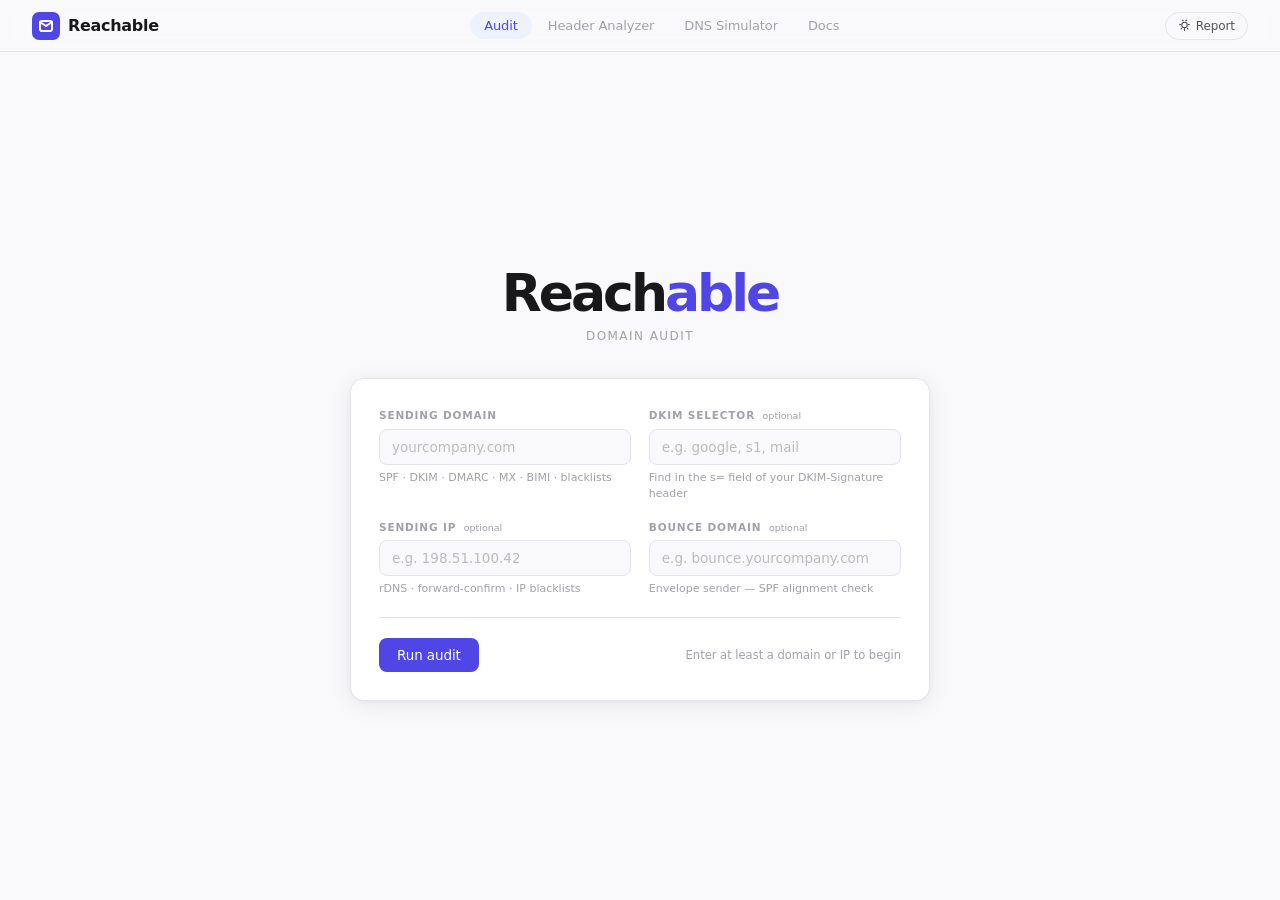
<file: index.html>
<!DOCTYPE html>
<html lang="en">
<head>
<meta charset="UTF-8">
<meta name="viewport" content="width=device-width,initial-scale=1">
<title>Reachable</title>
<link rel="icon" type="image/svg+xml" href="data:image/svg+xml,<svg xmlns='http://www.w3.org/2000/svg' viewBox='0 0 32 32'><rect width='32' height='32' rx='8' fill='%234F46E5'/><path d='M7 11l9 6 9-6' stroke='white' stroke-width='2' stroke-linecap='round' stroke-linejoin='round' fill='none'/><rect x='7' y='9' width='18' height='14' rx='3' stroke='white' stroke-width='2' fill='none'/></svg>">
<link rel="stylesheet" href="styles.css">
</head>
<body>

<!-- Nav -->
<nav class="nav">
  <button class="nav-brand" onclick="resetApp()">
    <div class="nav-logo"><svg viewBox="0 0 16 16"><path d="M2 4l6 4 6-4"/><rect x="2" y="3" width="12" height="10" rx="2"/></svg></div>
    <span class="nav-wordmark">Reachable</span>
  </button>
  <div class="nav-center">
    <button class="nav-tab active" id="tab-audit" onclick="switchTab('audit',this)">Audit</button>
    <button class="nav-tab" id="tab-header" onclick="switchTab('header',this)">Header Analyzer</button>
    <button class="nav-tab" id="tab-simulator" onclick="switchTab('simulator',this)">DNS Simulator</button>
    <button class="nav-tab" id="tab-docs" onclick="switchTab('docs',this)">Docs</button>
  </div>
  <div class="nav-right">
    <button class="report-btn" onclick="document.getElementById('bugModal').classList.add('open')">
      <svg viewBox="0 0 24 24" fill="none" stroke="currentColor" stroke-width="2" stroke-linecap="round" stroke-linejoin="round"><path d="M8 2l1.5 1.5"/><path d="M14.5 3.5L16 2"/><circle cx="12" cy="11" r="5"/><path d="M12 16v5"/><path d="M5 10H3"/><path d="M21 10h-2"/><path d="M5.5 18.5l1.5-1.5"/><path d="M17 17l1.5 1.5"/></svg>
      Report
    </button>
  </div>
</nav>

<!-- Bug modal -->
<div class="modal-overlay" id="bugModal" onclick="if(event.target===this)this.classList.remove('open')">
  <div class="modal-box">
    <div class="modal-header">
      <div>
        <div class="modal-title">Share feedback</div>
        <div class="modal-sub">Found a bug or have an idea? We read everything.</div>
      </div>
      <button class="modal-close" onclick="document.getElementById('bugModal').classList.remove('open')">✕</button>
    </div>
    <div class="modal-options">
      <a class="modal-option" href="https://tally.so/r/Gxq0bo" target="_blank" rel="noopener" onclick="document.getElementById('bugModal').classList.remove('open')">
        <div class="modal-option-icon" style="background:var(--red-bg)">🐛</div>
        <div><div class="modal-option-title">Bug report</div><div class="modal-option-sub">Something is broken or not working right</div></div>
      </a>
      <a class="modal-option" href="https://tally.so/r/Gxq0bo" target="_blank" rel="noopener" onclick="document.getElementById('bugModal').classList.remove('open')">
        <div class="modal-option-icon" style="background:var(--accent-soft)">💡</div>
        <div><div class="modal-option-title">Feature request</div><div class="modal-option-sub">Something you wish Reachable could do</div></div>
      </a>
      <a class="modal-option" href="https://tally.so/r/Gxq0bo" target="_blank" rel="noopener" onclick="document.getElementById('bugModal').classList.remove('open')">
        <div class="modal-option-icon" style="background:var(--green-bg)">💬</div>
        <div><div class="modal-option-title">General feedback</div><div class="modal-option-sub">Anything else on your mind</div></div>
      </a>
    </div>
  </div>
</div>

<!-- AUDIT -->
<div class="panel active" id="panel-audit">
  <div class="tool-wrap" id="auditWrap">
    <div class="tool-inner">
      <div class="tool-hero">
        <div class="hero-wordmark">Reach<span class="accent">able</span></div>
        <span class="hero-cap">Domain Audit</span>
      </div>
      <div class="tool-card">
        <div class="form-grid">
          <div class="field">
            <label for="domain">Sending domain</label>
            <input type="text" id="domain" placeholder="yourcompany.com" autocomplete="off" spellcheck="false">
            <span class="field-hint">SPF · DKIM · DMARC · MX · BIMI · blacklists</span>
          </div>
          <div class="field">
            <label for="dkimSel">DKIM selector <span class="optional">optional</span></label>
            <input type="text" id="dkimSel" placeholder="e.g. google, s1, mail" autocomplete="off" spellcheck="false">
            <span class="field-hint">Find in the s= field of your DKIM-Signature header</span>
          </div>
          <div class="field">
            <label for="ip">Sending IP <span class="optional">optional</span></label>
            <input type="text" id="ip" placeholder="e.g. 198.51.100.42" autocomplete="off" spellcheck="false">
            <span class="field-hint">rDNS · forward-confirm · IP blacklists</span>
          </div>
          <div class="field">
            <label for="returnPath">Bounce domain <span class="optional">optional</span></label>
            <input type="text" id="returnPath" placeholder="e.g. bounce.yourcompany.com" autocomplete="off" spellcheck="false">
            <span class="field-hint">Envelope sender — SPF alignment check</span>
          </div>
        </div>
        <div class="tool-footer">
          <button class="btn btn-primary" id="runBtn" onclick="runAudit()">
            <span id="btnLabel">Run audit</span>
            <div class="spinner" id="spinner" style="display:none"></div>
          </button>
          <span class="tool-note">Enter at least a domain or IP to begin</span>
        </div>
      </div>
    </div>
  </div>
  <div class="stream-wrap" id="streamWrap">
    <div style="max-width:580px;margin:0 auto">
      <div class="stream-log" id="streamLog"></div>
    </div>
  </div>
  <div class="err-box" id="errBox"></div>
  <div id="audit-results-outer">
    <div class="results-inner" id="auditResults"></div>
  </div>
</div>

<!-- HEADER ANALYZER -->
<div class="panel" id="panel-header">
  <div class="tool-wrap" id="headerWrap">
    <div class="tool-inner">
      <div class="tool-hero">
        <div class="hero-wordmark">Reach<span class="accent">able</span></div>
        <span class="hero-cap">Header Analyzer</span>
      </div>
      <div class="tool-card">
        <div class="upload-zone" id="hdrDropZone" onclick="document.getElementById('hdrFileInput').click()">
          <input type="file" id="hdrFileInput" accept=".txt,.eml,text/plain" style="display:none">
          <span class="upload-icon">📄</span>
          <div class="upload-text">Drop a <strong>.txt</strong> or <strong>.eml</strong> file, or <span class="upload-link">browse to upload</span></div>
          <div class="upload-filename" id="hdrFileName"></div>
        </div>
        <div class="or-divider"><span>or paste headers below</span></div>
        <textarea id="headerInput" rows="7" style="width:100%;font-family:'SF Mono',SFMono-Regular,Consolas,monospace;font-size:12px;padding:10px 12px;border-radius:8px;border:1px solid var(--border);background:var(--bg);color:var(--text);outline:none;resize:vertical;line-height:1.65;transition:border-color var(--transition),box-shadow var(--transition)" placeholder="Paste your raw email headers here...&#10;&#10;Gmail: open email, click the three dots, Show original&#10;Outlook: File, Properties, Internet headers"></textarea>
        <div class="tool-footer">
          <div style="display:flex;gap:0.75rem;flex-wrap:wrap">
            <button class="btn btn-primary" onclick="analyzeHeaders()">Analyze headers</button>
            <button class="btn btn-ghost" onclick="clearHeaders()">Clear</button>
          </div>
          <span class="tool-note">Works with Gmail, Outlook, Apple Mail and any .eml</span>
        </div>
      </div>
    </div>
  </div>
  <div class="hdr-results-wrap" id="hdrResultsWrap">
    <div id="hdrResults"></div>
  </div>
</div>

<!-- DNS SIMULATOR -->
<div class="panel" id="panel-simulator">
  <div class="tool-wrap" id="simWrap">
    <div class="tool-inner">
      <div class="tool-hero">
        <div class="hero-wordmark">Reach<span class="accent">able</span></div>
        <span class="hero-cap">DNS Simulator</span>
      </div>
      <div class="tool-card">
        <div class="form-grid">
          <div class="field">
            <label for="simDomain">Domain <span class="optional">for context</span></label>
            <input type="text" id="simDomain" placeholder="yourcompany.com" autocomplete="off" spellcheck="false">
            <span class="field-hint">Used for context, not queried live</span>
          </div>
          <div class="field">
            <label for="simType">Record type</label>
            <select id="simType">
              <option value="spf">SPF (TXT record)</option>
              <option value="dmarc">DMARC (TXT record)</option>
            </select>
          </div>
          <div class="field field-full">
            <label for="simRecord">Proposed record value</label>
            <textarea id="simRecord" rows="3" style="width:100%;font-family:'SF Mono',SFMono-Regular,Consolas,monospace;font-size:12px;padding:10px 12px;border-radius:8px;border:1px solid var(--border);background:var(--bg);color:var(--text);outline:none;resize:vertical;line-height:1.65;transition:border-color var(--transition),box-shadow var(--transition)" placeholder="v=spf1 include:_spf.google.com ~all"></textarea>
            <span class="field-hint">Paste the value exactly as you plan to publish it in DNS</span>
          </div>
        </div>
        <div class="tool-footer">
          <button class="btn btn-primary" onclick="runSimulator()">Simulate record</button>
          <span class="tool-note">No DNS changes are made — analysis only</span>
        </div>
      </div>
    </div>
  </div>
  <div class="sim-results-wrap" id="simResultsWrap">
    <div id="simResults"></div>
  </div>
</div>

<!-- DOCS -->
<div class="panel" id="panel-docs">
  <div class="tool-wrap" id="docsWrap" style="justify-content:flex-start;padding-top:2rem">
    <div class="tool-inner" style="max-width:640px">
      <div class="tool-hero" style="margin-bottom:1.5rem">
        <div class="hero-wordmark">Reach<span class="accent">able</span></div>
        <span class="hero-cap">Documentation</span>
      </div>
      <div class="docs-card">
        <p class="docs-intro">Reachable checks the technical infrastructure behind your email sending. Everything runs in your browser using Cloudflare DNS. Nothing you enter is stored, tracked or logged.</p>

        <div class="docs-section">
          <div class="docs-section-title">Domain Audit</div>
          <div class="docs-items">
            <div class="docs-item"><span class="docs-tag">SPF</span><span class="docs-desc">Checks which servers are authorised to send email for your domain. Validates the all mechanism, lookup count against the 10-lookup limit, and flags configurations like +all.</span></div>
            <div class="docs-item"><span class="docs-tag">DKIM</span><span class="docs-desc">Verifies your public key exists at the selector you provide. Follows CNAME chains. Estimates key size and flags weak or revoked keys.</span></div>
            <div class="docs-item"><span class="docs-tag">DMARC</span><span class="docs-desc">Checks your policy (p=), subdomain policy (sp=), sampling rate (pct=), and whether aggregate reports are configured (rua=). Falls back to org domain if needed.</span></div>
            <div class="docs-item"><span class="docs-tag">MX</span><span class="docs-desc">Confirms inbound mail delivery is configured for your domain.</span></div>
            <div class="docs-item"><span class="docs-tag">BIMI</span><span class="docs-desc">Checks whether your brand logo is configured to appear in Gmail, Yahoo and Apple Mail.</span></div>
            <div class="docs-item"><span class="docs-tag">MTA-STS</span><span class="docs-desc">Checks whether TLS is enforced for inbound email connections.</span></div>
            <div class="docs-item"><span class="docs-tag">Blacklists</span><span class="docs-desc">Queries URIBL, SURBL and DBL Spamhaus for your domain reputation.</span></div>
          </div>
        </div>

        <div class="docs-section">
          <div class="docs-section-title">IP Checks</div>
          <div class="docs-items">
            <div class="docs-item"><span class="docs-tag">rDNS</span><span class="docs-desc">Looks up the PTR record for your IP and forward-confirms it resolves back to the same IP. Supports IPv4 and IPv6.</span></div>
            <div class="docs-item"><span class="docs-tag">IP Blacklists</span><span class="docs-desc">Queries Spamhaus ZEN, Barracuda, SORBS, SpamCop and MXToolbox. Validates actual positive response codes to avoid false positives.</span></div>
          </div>
        </div>

        <div class="docs-section">
          <div class="docs-section-title">Header Analyzer</div>
          <p style="font-size:13px;color:var(--text-2);line-height:1.7">Paste raw email headers from Gmail (three dots menu, Show original) or Outlook (File, Properties, Internet headers). Reachable decodes SPF, DKIM, DMARC and ARC results in transit, shows the routing path hop by hop, and flags spam signals.</p>
        </div>

        <div class="docs-section">
          <div class="docs-section-title">DNS Simulator</div>
          <p style="font-size:13px;color:var(--text-2);line-height:1.7">Paste a proposed SPF or DMARC record before publishing it. For SPF, Reachable estimates the DNS lookup count and flags dangerous configurations. For DMARC, it validates p=, pct=, rua= and sp=. No DNS changes are made.</p>
        </div>

        <div class="docs-section">
          <div class="docs-section-title">Severity levels</div>
          <div class="docs-items">
            <div class="docs-item"><span class="docs-tag red">Critical</span><span class="docs-desc">Fix immediately. These are actively hurting your deliverability or leaving your domain open to spoofing.</span></div>
            <div class="docs-item"><span class="docs-tag amber">Important</span><span class="docs-desc">Should be addressed soon. Not breaking anything today but could become a problem.</span></div>
            <div class="docs-item"><span class="docs-tag green">Pass</span><span class="docs-desc">This check is correctly configured.</span></div>
            <div class="docs-item"><span class="docs-tag blue">Info</span><span class="docs-desc">Optional or informational. Worth knowing about but not urgent.</span></div>
          </div>
        </div>

        <p class="docs-note">Checks run through Reachable's proxy (a Cloudflare Worker) which queries DNS server-side. This works on corporate networks that block direct DNS-over-HTTPS. If the proxy is unreachable, requests fall back to Cloudflare, Google and NextDNS public resolvers. Nothing is logged or stored. Blacklist coverage is representative — also check Google Postmaster Tools and your ESP dashboard.</p>
      </div>
    </div>
  </div>
</div>

<script src="app.js" defer></script>
</body>
</html>
</file>
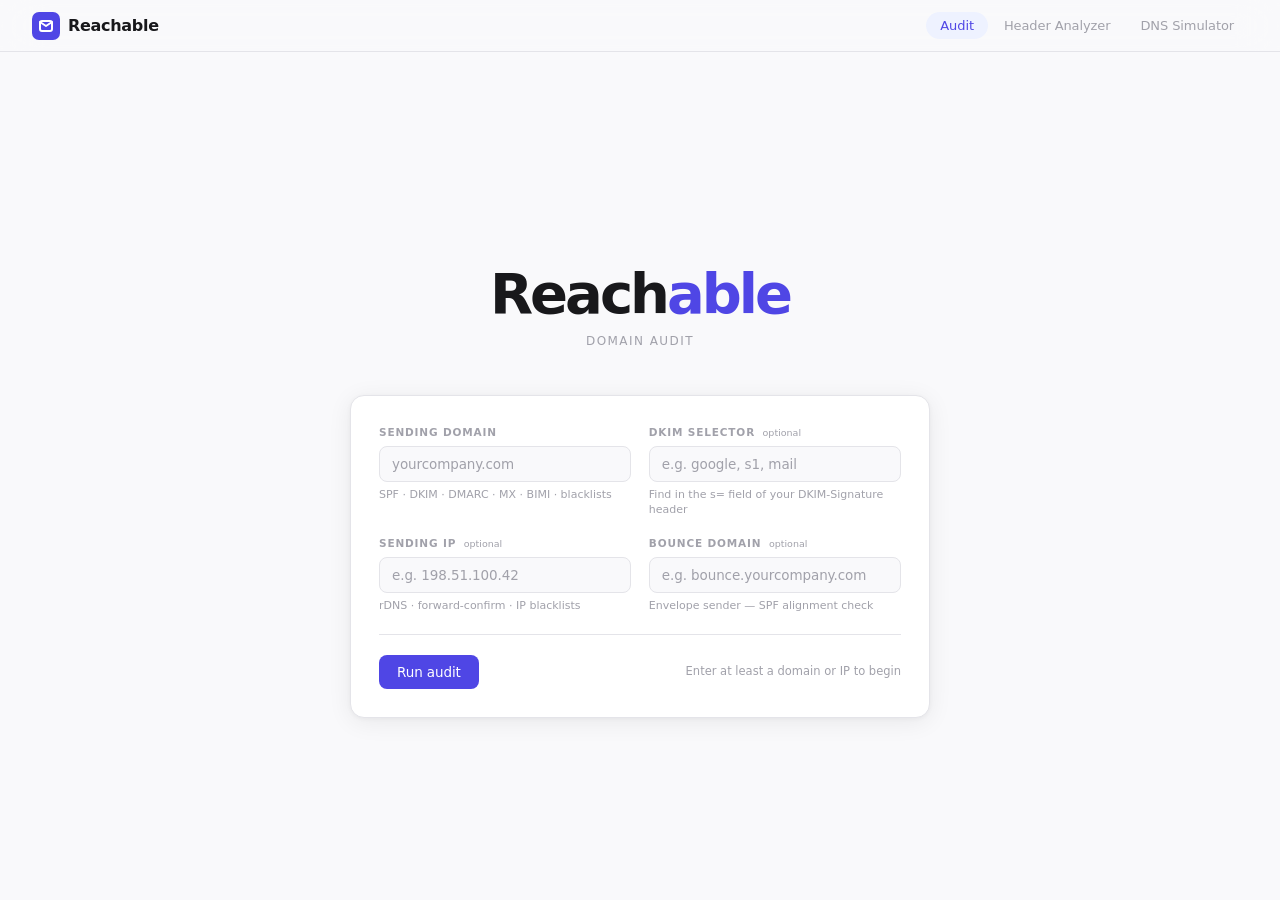
<file: deliverability_audit.html>
<!DOCTYPE html>
<html lang="en">
<head>
<meta charset="UTF-8">
<meta name="viewport" content="width=device-width,initial-scale=1">
<title>Reachable</title>
<link rel="icon" type="image/svg+xml" href="data:image/svg+xml,<svg xmlns='http://www.w3.org/2000/svg' viewBox='0 0 32 32'><rect width='32' height='32' rx='8' fill='%234F46E5'/><path d='M7 11l9 6 9-6' stroke='white' stroke-width='2' stroke-linecap='round' stroke-linejoin='round' fill='none'/><rect x='7' y='9' width='18' height='14' rx='3' stroke='white' stroke-width='2' fill='none'/></svg>">
<style>
*{box-sizing:border-box;margin:0;padding:0}
:root{
  --bg:#f9f9fb;--bg2:#f2f2f5;--bg3:#eaeaf0;
  --surface:#ffffff;--border:#e4e4e9;--border-focus:#4F46E5;
  --text:#18181b;--text-2:#52525b;--text-3:#a1a1aa;
  --accent:#4F46E5;--accent-h:#4338CA;--accent-soft:#eef2ff;--accent-border:#c7d2fe;
  --red:#dc2626;--red-bg:#fef2f2;--red-border:#fecaca;
  --amber:#b45309;--amber-bg:#fffbeb;--amber-border:#fde68a;
  --green:#166534;--green-bg:#f0fdf4;--green-border:#bbf7d0;
  --blue:#1e40af;--blue-bg:#eff6ff;--blue-border:#bfdbfe;
  --gray:#52525b;--gray-bg:#fafafa;--gray-border:#e4e4e7;
  --radius:14px;--radius-sm:8px;--radius-xs:5px;
  --shadow-sm:0 1px 3px rgba(0,0,0,0.06),0 1px 2px rgba(0,0,0,0.04);
  --shadow-md:0 4px 24px rgba(0,0,0,0.07),0 1px 4px rgba(0,0,0,0.04);
  --transition:0.22s cubic-bezier(0.4,0,0.2,1);
}
html,body{height:100%;overflow-x:hidden}
body{font-family:-apple-system,BlinkMacSystemFont,'SF Pro Display','Segoe UI',system-ui,sans-serif;background:var(--bg);color:var(--text);font-size:15px;line-height:1.6;display:flex;flex-direction:column;-webkit-font-smoothing:antialiased}

.nav{height:52px;display:flex;align-items:center;justify-content:space-between;padding:0 2rem;background:rgba(249,249,251,0.85);backdrop-filter:blur(20px);-webkit-backdrop-filter:blur(20px);border-bottom:0.5px solid var(--border);position:sticky;top:0;z-index:200}
.nav-brand{display:flex;align-items:center;gap:8px;text-decoration:none}
.nav-logo{width:28px;height:28px;background:var(--accent);border-radius:7px;display:flex;align-items:center;justify-content:center}
.nav-logo svg{width:16px;height:16px;fill:none;stroke:#fff;stroke-width:2;stroke-linecap:round;stroke-linejoin:round}
.nav-wordmark{font-size:16px;font-weight:600;color:var(--text);letter-spacing:-0.3px}
.nav-tabs{display:flex;gap:2px;height:100%;align-items:center}
.nav-tab{padding:6px 14px;font-size:13px;font-weight:500;color:var(--text-3);cursor:pointer;border:none;background:none;border-radius:100px;transition:all var(--transition);letter-spacing:-0.1px;font-family:inherit}
.nav-tab:hover{color:var(--text-2);background:var(--bg2)}
.nav-tab.active{color:var(--accent);background:var(--accent-soft)}

.panel{display:none;flex-direction:column;flex:1;min-height:0;overflow-y:auto}
.panel.active{display:flex}

.tool-wrap{display:flex;flex-direction:column;align-items:center;justify-content:center;padding:4rem 1.5rem 2rem;flex:1;transition:padding var(--transition),flex var(--transition)}
.tool-wrap.at-top{flex:none;justify-content:flex-start;padding:1.75rem 1.5rem 0}
.tool-inner{width:100%;max-width:580px}

.tool-hero{text-align:center;margin-bottom:2.75rem;transition:all 0.4s cubic-bezier(0.4,0,0.2,1);animation:heroIn 0.6s cubic-bezier(0.4,0,0.2,1) both}
@keyframes heroIn{from{opacity:0;transform:translateY(12px)}to{opacity:1;transform:none}}
.tool-wrap.at-top .tool-hero{text-align:left;margin-bottom:1.25rem}
.hero-wordmark{font-size:56px;font-weight:700;letter-spacing:-3px;line-height:1;color:var(--text);transition:all 0.4s cubic-bezier(0.4,0,0.2,1)}
.hero-wordmark .accent{color:var(--accent)}
.tool-wrap.at-top .hero-wordmark{font-size:20px;font-weight:600;letter-spacing:-0.5px}
.hero-cap{display:block;font-size:12px;font-weight:500;letter-spacing:0.12em;text-transform:uppercase;color:var(--text-3);margin-top:0.6rem;transition:all 0.4s}
.tool-wrap.at-top .hero-cap{font-size:10px;margin-top:2px}

.tool-card{background:var(--surface);border:0.5px solid var(--border);border-radius:var(--radius);padding:1.75rem;box-shadow:var(--shadow-md);transition:padding var(--transition),box-shadow var(--transition);animation:cardIn 0.5s 0.1s cubic-bezier(0.4,0,0.2,1) both}
@keyframes cardIn{from{opacity:0;transform:translateY(10px)}to{opacity:1;transform:none}}
.tool-wrap.at-top .tool-card{padding:1.1rem 1.25rem;box-shadow:var(--shadow-sm)}
.tool-wrap.at-top .form-grid{gap:0.6rem}
.tool-wrap.at-top .tool-footer{margin-top:0.875rem;padding-top:0.875rem}
.tool-wrap.at-top .field-hint{display:none}
.tool-wrap.at-top .field label{font-size:10px}

.form-grid{display:grid;grid-template-columns:1fr 1fr;gap:1.1rem}
@media(max-width:540px){.form-grid{grid-template-columns:1fr}}
.field-full{grid-column:1/-1}
.field{display:flex;flex-direction:column;gap:0}
.field label{font-size:10.5px;font-weight:600;color:var(--text-3);letter-spacing:0.08em;text-transform:uppercase;margin-bottom:5px;transition:color var(--transition)}
.field:focus-within label{color:var(--accent)}
.field input,.field select{width:100%;padding:9px 12px;border-radius:var(--radius-sm);border:1px solid var(--border);background:var(--bg);color:var(--text);font-size:14px;font-family:inherit;outline:none;transition:border-color var(--transition),background var(--transition),box-shadow var(--transition);letter-spacing:-0.1px}
.field input::placeholder{color:var(--text-3);font-style:normal;font-size:13.5px;font-weight:400}
.field input:hover,.field select:hover{border-color:#c4c4d0;background:var(--surface)}
.field input:focus,.field select:focus{border-color:var(--border-focus);background:var(--surface);box-shadow:0 0 0 3px rgba(79,70,229,0.1)}
.field-hint{font-size:11px;color:var(--text-3);margin-top:5px;line-height:1.4}
.optional{font-weight:400;color:var(--text-3);font-size:9.5px;letter-spacing:0;text-transform:none;margin-left:3px}

.tool-footer{margin-top:1.25rem;display:flex;align-items:center;justify-content:space-between;flex-wrap:wrap;gap:0.75rem;padding-top:1.25rem;border-top:0.5px solid var(--border)}
.tool-note{font-size:11.5px;color:var(--text-3)}

.btn{display:inline-flex;align-items:center;gap:7px;padding:9px 18px;border-radius:var(--radius-sm);font-size:13.5px;font-weight:500;cursor:pointer;font-family:inherit;transition:all var(--transition);letter-spacing:-0.1px;border:none}
.btn-primary{background:var(--accent);color:#fff}
.btn-primary:hover{background:var(--accent-h);box-shadow:0 4px 12px rgba(79,70,229,0.3)}
.btn-primary:active{transform:scale(0.98)}
.btn-primary:disabled{background:#a5b4fc;cursor:not-allowed;box-shadow:none;transform:none}
.btn-ghost{background:transparent;color:var(--text-2);border:0.5px solid var(--border)}
.btn-ghost:hover{background:var(--bg2);border-color:#c4c4d0}
.spinner{width:13px;height:13px;border:2px solid rgba(255,255,255,0.3);border-top-color:#fff;border-radius:50%;animation:spin 0.7s linear infinite}
@keyframes spin{to{transform:rotate(360deg)}}

.upload-zone{border:1.5px dashed var(--border);border-radius:var(--radius-sm);padding:1.5rem;text-align:center;cursor:pointer;transition:all var(--transition);background:var(--bg)}
.upload-zone:hover,.upload-zone.dragover{border-color:var(--accent);background:var(--accent-soft)}
.upload-icon{font-size:1.5rem;margin-bottom:0.4rem;display:block}
.upload-text{font-size:13px;color:var(--text-2)}
.upload-link{color:var(--accent);font-weight:500}
.upload-filename{font-size:12px;color:var(--accent);margin-top:6px;font-weight:500;min-height:16px}
.or-divider{display:flex;align-items:center;gap:0.75rem;margin:1rem 0;color:var(--text-3);font-size:12px}
.or-divider::before,.or-divider::after{content:'';flex:1;height:0.5px;background:var(--border)}

.stream-wrap{max-width:580px;margin:1rem auto 0;width:100%;padding:0 1.5rem;display:none}
.stream-log{background:var(--surface);border:0.5px solid var(--border);border-radius:var(--radius-sm);padding:0.875rem 1rem;display:flex;flex-direction:column;gap:6px;max-height:140px;overflow-y:auto;box-shadow:var(--shadow-sm)}
.stream-entry{font-size:12.5px;color:var(--text-2);display:flex;align-items:center;gap:9px;animation:entryIn 0.2s ease both}
@keyframes entryIn{from{opacity:0;transform:translateX(-4px)}to{opacity:1;transform:none}}
.stream-dot{width:7px;height:7px;border-radius:50%;flex-shrink:0;transition:background 0.3s}
.dot-running{background:var(--accent);animation:pulse 1.2s ease-in-out infinite}
.dot-done{background:var(--green)}.dot-fail{background:var(--red)}.dot-warn{background:var(--amber)}.dot-info{background:var(--text-3)}
@keyframes pulse{0%,100%{opacity:1;transform:scale(1)}50%{opacity:0.5;transform:scale(0.8)}}

#audit-results-outer{padding:1.75rem 1.5rem 4rem;display:none}
.results-inner{max-width:580px;margin:0 auto}

.score-hero{background:var(--surface);border:0.5px solid var(--border);border-radius:var(--radius);padding:1.5rem;margin-bottom:1rem;box-shadow:var(--shadow-sm);animation:fadeUp 0.4s ease both}
@keyframes fadeUp{from{opacity:0;transform:translateY(8px)}to{opacity:1;transform:none}}
.score-top{display:flex;align-items:center;gap:1.25rem;margin-bottom:1.25rem}
.score-ring-wrap{position:relative;width:72px;height:72px;flex-shrink:0}
.score-ring-wrap svg{transform:rotate(-90deg)}
.score-ring-bg{stroke:var(--bg3)}
.score-ring-fill{stroke:var(--accent);stroke-linecap:round;stroke-dasharray:188;stroke-dashoffset:188;transition:stroke-dashoffset 1.2s cubic-bezier(0.4,0,0.2,1)}
.score-num{position:absolute;inset:0;display:flex;align-items:center;justify-content:center;font-size:18px;font-weight:600;letter-spacing:-0.5px}
.score-text h2{font-size:18px;font-weight:600;letter-spacing:-0.3px;margin-bottom:3px}
.score-text p{font-size:13px;color:var(--text-2);line-height:1.5}
.tally-row{display:grid;grid-template-columns:repeat(4,1fr);gap:8px;margin-bottom:1.25rem}
.tally-cell{text-align:center;padding:0.65rem 0.5rem;border-radius:var(--radius-sm);border:0.5px solid;cursor:pointer;transition:transform var(--transition),box-shadow var(--transition);text-decoration:none;display:block;animation:fadeUp 0.4s ease both}
.tally-cell:nth-child(1){animation-delay:0.05s}.tally-cell:nth-child(2){animation-delay:0.1s}.tally-cell:nth-child(3){animation-delay:0.15s}.tally-cell:nth-child(4){animation-delay:0.2s}
.tally-cell:hover{transform:translateY(-2px);box-shadow:var(--shadow-sm)}
.tally-num{font-size:20px;font-weight:600;letter-spacing:-0.5px}
.tally-lbl{font-size:9px;font-weight:600;letter-spacing:0.07em;text-transform:uppercase;margin-top:2px;display:block}
.tally-arrow{font-size:9px;opacity:0.45;display:block;margin-top:1px}
.tc-critical{background:var(--red-bg);border-color:var(--red-border);color:var(--red)}
.tc-important{background:var(--amber-bg);border-color:var(--amber-border);color:var(--amber)}
.tc-pass{background:var(--green-bg);border-color:var(--green-border);color:var(--green)}
.tc-info{background:var(--blue-bg);border-color:var(--blue-border);color:var(--blue)}
.tally-cell.dimmed{opacity:0.3}.tally-cell.highlighted{box-shadow:0 0 0 2px currentColor,var(--shadow-sm)}

.readiness{border-top:0.5px solid var(--border);padding-top:1rem}
.readiness-title{font-size:10.5px;font-weight:600;letter-spacing:0.08em;text-transform:uppercase;color:var(--text-3);margin-bottom:0.7rem}
.readiness-grid{display:grid;grid-template-columns:repeat(3,1fr);gap:6px}
@media(max-width:480px){.readiness-grid{grid-template-columns:repeat(2,1fr)}}
.ri{display:flex;align-items:center;gap:7px;font-size:12px;padding:6px 9px;border-radius:var(--radius-xs);background:var(--bg);color:var(--text-2)}
.ri-dot{width:16px;height:16px;border-radius:50%;display:flex;align-items:center;justify-content:center;font-size:9px;flex-shrink:0;font-weight:700}
.ri-dot.pass{background:var(--green-bg);color:var(--green)}.ri-dot.fail{background:var(--red-bg);color:var(--red)}.ri-dot.warn{background:var(--amber-bg);color:var(--amber)}.ri-dot.info{background:var(--blue-bg);color:var(--blue)}

.critical-banner{background:var(--red-bg);border:0.5px solid var(--red-border);border-radius:var(--radius-sm);padding:1rem 1.25rem;margin-bottom:1rem;animation:fadeUp 0.4s 0.1s ease both}
.critical-banner h3{font-size:13px;font-weight:500;color:var(--red);margin-bottom:0.5rem}
.critical-list{list-style:none;display:flex;flex-direction:column;gap:4px}
.critical-list li{font-size:12.5px;color:var(--red);padding-left:1rem;position:relative}
.critical-list li::before{content:'→';position:absolute;left:0;opacity:0.6}

.result-section{margin-bottom:0.875rem;scroll-margin-top:16px}
.section-hdr{display:flex;align-items:center;justify-content:space-between;margin-bottom:0.5rem;padding:0 0.25rem}
.section-lbl{font-size:10.5px;font-weight:600;letter-spacing:0.08em;text-transform:uppercase;color:var(--text-3)}
.section-sum{font-size:11px;color:var(--text-3)}

.cards-list{display:flex;flex-direction:column;gap:6px}
.check-card{background:var(--surface);border-radius:var(--radius-sm);border:0.5px solid var(--border);border-left:3px solid transparent;overflow:hidden;transition:box-shadow var(--transition),transform var(--transition);animation:fadeUp 0.35s ease both}
.check-card:hover{box-shadow:var(--shadow-sm);transform:translateY(-1px)}
.check-card.card-critical{border-left-color:var(--red)}.check-card.card-important{border-left-color:var(--amber)}.check-card.card-pass{border-left-color:var(--green)}.check-card.card-info{border-left-color:#3b82f6}.check-card.card-timeout{border-left-color:var(--text-3)}
.check-card.jumped{animation:flash 1.2s ease forwards}
@keyframes flash{0%{box-shadow:0 0 0 3px rgba(79,70,229,0.35)}100%{box-shadow:none}}
.card-main{padding:0.85rem 1rem;display:flex;align-items:flex-start;gap:0.75rem;cursor:pointer}
.card-icon{width:24px;height:24px;border-radius:50%;display:flex;align-items:center;justify-content:center;font-size:11px;flex-shrink:0;margin-top:1px;font-weight:700}
.ci-critical{background:var(--red-bg);color:var(--red)}.ci-important{background:var(--amber-bg);color:var(--amber)}.ci-pass{background:var(--green-bg);color:var(--green)}.ci-info{background:var(--blue-bg);color:var(--blue)}.ci-timeout{background:var(--gray-bg);color:var(--gray)}
.card-body{flex:1;min-width:0}
.card-top{display:flex;align-items:flex-start;justify-content:space-between;gap:0.5rem;margin-bottom:3px}
.card-name{font-size:13.5px;font-weight:500;letter-spacing:-0.2px}
.card-badge{font-size:9px;font-weight:700;letter-spacing:0.07em;text-transform:uppercase;padding:2px 8px;border-radius:100px;flex-shrink:0}
.cb-critical{background:var(--red-bg);color:var(--red)}.cb-important{background:var(--amber-bg);color:var(--amber)}.cb-pass{background:var(--green-bg);color:var(--green)}.cb-info{background:var(--blue-bg);color:var(--blue)}.cb-timeout{background:var(--gray-bg);color:var(--gray)}
.card-desc{font-size:12.5px;color:var(--text-2);line-height:1.55}
.card-value{font-family:'SF Mono',SFMono-Regular,Consolas,monospace;font-size:10.5px;color:var(--text-3);word-break:break-all;margin-top:5px;line-height:1.5;background:var(--bg2);padding:4px 8px;border-radius:var(--radius-xs)}
.card-actions{display:flex;gap:6px;margin-top:8px}
.card-btn{font-size:11px;font-weight:500;padding:4px 11px;border-radius:100px;border:0.5px solid var(--border);background:transparent;color:var(--text-2);cursor:pointer;transition:all var(--transition);font-family:inherit}
.card-btn:hover{border-color:#c4c4d0;color:var(--text);background:var(--bg2)}
.card-expand{display:none;padding:0 1rem 1rem;overflow:hidden}
.card-expand.open{display:block;animation:expandIn 0.22s cubic-bezier(0.4,0,0.2,1)}
@keyframes expandIn{from{opacity:0;transform:translateY(-4px)}to{opacity:1;transform:none}}
.expand-tabs{display:flex;gap:4px;margin-bottom:0.75rem}
.expand-tab{font-size:11px;font-weight:500;padding:4px 11px;border-radius:100px;border:0.5px solid var(--border);background:transparent;color:var(--text-2);cursor:pointer;transition:all var(--transition);font-family:inherit}
.expand-tab.active{background:var(--text);color:#fff;border-color:var(--text)}
.expand-pane{display:none}.expand-pane.active{display:block}
.knowhow-box{background:var(--bg);border-radius:var(--radius-xs);padding:0.75rem 0.875rem;font-size:12.5px;color:var(--text-2);line-height:1.65;border-left:2px solid var(--border)}
.knowhow-lbl{font-size:9.5px;font-weight:700;color:var(--text-3);margin-bottom:5px;letter-spacing:0.07em;text-transform:uppercase}
.fix-box{background:var(--bg);border-radius:var(--radius-xs);padding:0.875rem}
.fix-step{font-size:12.5px;color:var(--text-2);margin-bottom:0.6rem;line-height:1.55}
.fix-record{position:relative;margin-top:6px}
.fix-record pre{font-family:'SF Mono',SFMono-Regular,Consolas,monospace;font-size:11px;background:var(--surface);border:0.5px solid var(--border);border-radius:var(--radius-xs);padding:8px 40px 8px 10px;word-break:break-all;white-space:pre-wrap;color:var(--text);line-height:1.6}
.copy-btn{position:absolute;top:6px;right:6px;font-size:10px;padding:3px 9px;border-radius:var(--radius-xs);border:0.5px solid var(--border);background:var(--bg2);color:var(--text-2);cursor:pointer;font-family:inherit;transition:all var(--transition)}
.copy-btn:hover{background:var(--surface)}
.provider-pills{display:flex;flex-wrap:wrap;gap:5px;margin-top:8px}
.provider-pill{font-size:11px;padding:4px 11px;border-radius:100px;border:0.5px solid var(--border);cursor:pointer;background:transparent;color:var(--text-2);transition:all var(--transition);font-family:inherit}
.provider-pill.active{background:var(--accent);color:#fff;border-color:var(--accent)}
.provider-content{display:none;margin-top:8px}.provider-content.active{display:block;animation:expandIn 0.2s ease}

.hdr-results-wrap,.sim-results-wrap{max-width:580px;margin:0 auto;padding:1.5rem 1.5rem 4rem;display:none}
.result-card{background:var(--surface);border:0.5px solid var(--border);border-radius:var(--radius-sm);padding:1.1rem 1.25rem;margin-bottom:0.75rem;box-shadow:var(--shadow-sm);animation:fadeUp 0.35s ease both}
.result-card-title{font-size:10.5px;font-weight:600;letter-spacing:0.08em;text-transform:uppercase;color:var(--text-3);margin-bottom:0.75rem;display:flex;align-items:center;gap:7px}
.hdr-row{display:flex;justify-content:space-between;align-items:baseline;padding:5px 0;border-bottom:0.5px solid var(--border);font-size:12.5px;gap:1rem}
.hdr-row:last-child{border-bottom:none}
.hdr-key{color:var(--text-2);flex-shrink:0;font-weight:500}
.hdr-val{color:var(--text);text-align:right;word-break:break-all;font-family:'SF Mono',SFMono-Regular,Consolas,monospace;font-size:11px}
.auth-row{display:flex;align-items:center;justify-content:space-between;padding:7px 0;border-bottom:0.5px solid var(--border);font-size:13px}
.auth-row:last-child{border-bottom:none}
.auth-name{font-weight:500}
.auth-badge{font-size:10px;font-weight:700;letter-spacing:0.06em;text-transform:uppercase;padding:3px 9px;border-radius:100px}
.ab-pass{background:var(--green-bg);color:var(--green)}.ab-fail{background:var(--red-bg);color:var(--red)}.ab-neutral{background:var(--gray-bg);color:var(--gray)}
.route-step{font-size:12px;color:var(--text-2);padding:5px 0;display:flex;align-items:flex-start;gap:8px;border-bottom:0.5px solid var(--border)}
.route-step:last-child{border-bottom:none}
.route-num{width:20px;height:20px;border-radius:50%;background:var(--bg2);display:flex;align-items:center;justify-content:center;font-size:9px;flex-shrink:0;font-weight:700;color:var(--text-2);margin-top:1px}
.signal-row{display:flex;align-items:center;gap:8px;padding:6px 0;font-size:12.5px;border-bottom:0.5px solid var(--border)}
.signal-row:last-child{border-bottom:none}
.signal-icon{width:22px;text-align:center;font-size:13px;flex-shrink:0}
.sim-row{display:flex;align-items:center;justify-content:space-between;padding:7px 0;border-bottom:0.5px solid var(--border);font-size:13px}
.sim-row:last-child{border-bottom:none}
.sim-key{color:var(--text-2)}
.sim-val{font-weight:500}
.sim-val.good{color:var(--green)}.sim-val.warn{color:var(--amber)}.sim-val.bad{color:var(--red)}
.sim-findings{display:flex;flex-direction:column;gap:6px;margin-top:0.875rem}
.sim-finding{font-size:12.5px;padding:9px 12px;border-radius:var(--radius-xs);display:flex;gap:8px;align-items:flex-start;line-height:1.55}
.sf-icon{flex-shrink:0;font-weight:700;margin-top:1px}
.sim-finding.critical{background:var(--red-bg);color:var(--red)}.sim-finding.warn{background:var(--amber-bg);color:var(--amber)}.sim-finding.ok{background:var(--green-bg);color:var(--green)}

.err-box{background:var(--red-bg);border:0.5px solid var(--red-border);border-radius:var(--radius-xs);padding:0.75rem 1rem;font-size:13px;color:var(--red);margin:0.75rem auto;max-width:580px;width:calc(100% - 3rem);display:none}
.results-note{font-size:11.5px;color:var(--text-3);line-height:1.6;padding:0.875rem 1rem;background:var(--bg2);border-radius:var(--radius-xs);margin-top:0.75rem}
.sr-only{position:absolute;width:1px;height:1px;overflow:hidden;clip:rect(0,0,0,0)}
</style>
</head>
<body>

<nav class="nav">
  <a class="nav-brand" href="#">
    <div class="nav-logo"><svg viewBox="0 0 16 16"><path d="M2 4l6 4 6-4"/><rect x="2" y="3" width="12" height="10" rx="2"/></svg></div>
    <span class="nav-wordmark">Reachable</span>
  </a>
  <div class="nav-tabs">
    <button class="nav-tab active" onclick="switchTab('audit',this)">Audit</button>
    <button class="nav-tab" onclick="switchTab('header',this)">Header Analyzer</button>
    <button class="nav-tab" onclick="switchTab('simulator',this)">DNS Simulator</button>
  </div>
</nav>

<!-- AUDIT -->
<div class="panel active" id="panel-audit">
  <div class="tool-wrap" id="auditWrap">
    <div class="tool-inner">
      <div class="tool-hero">
        <div class="hero-wordmark">Reach<span class="accent">able</span></div>
        <span class="hero-cap">Domain Audit</span>
      </div>
      <div class="tool-card">
        <div class="form-grid">
          <div class="field">
            <label for="domain">Sending domain</label>
            <input type="text" id="domain" placeholder="yourcompany.com" autocomplete="off" spellcheck="false">
            <span class="field-hint">SPF · DKIM · DMARC · MX · BIMI · blacklists</span>
          </div>
          <div class="field">
            <label for="dkimSel">DKIM selector <span class="optional">optional</span></label>
            <input type="text" id="dkimSel" placeholder="e.g. google, s1, mail" autocomplete="off" spellcheck="false">
            <span class="field-hint">Find in the s= field of your DKIM-Signature header</span>
          </div>
          <div class="field">
            <label for="ip">Sending IP <span class="optional">optional</span></label>
            <input type="text" id="ip" placeholder="e.g. 198.51.100.42" autocomplete="off" spellcheck="false">
            <span class="field-hint">rDNS · forward-confirm · IP blacklists</span>
          </div>
          <div class="field">
            <label for="returnPath">Bounce domain <span class="optional">optional</span></label>
            <input type="text" id="returnPath" placeholder="e.g. bounce.yourcompany.com" autocomplete="off" spellcheck="false">
            <span class="field-hint">Envelope sender — SPF alignment check</span>
          </div>
        </div>
        <div class="tool-footer">
          <button class="btn btn-primary" id="runBtn" onclick="runAudit()">
            <span id="btnLabel">Run audit</span>
            <div class="spinner" id="spinner" style="display:none"></div>
          </button>
          <span class="tool-note">Enter at least a domain or IP to begin</span>
        </div>
      </div>
    </div>
  </div>
  <div class="stream-wrap" id="streamWrap">
    <div style="max-width:580px;margin:0 auto">
      <div class="stream-log" id="streamLog"></div>
    </div>
  </div>
  <div class="err-box" id="errBox"></div>
  <div id="audit-results-outer">
    <div class="results-inner" id="auditResults"></div>
  </div>
</div>

<!-- HEADER ANALYZER -->
<div class="panel" id="panel-header">
  <div class="tool-wrap" id="headerWrap">
    <div class="tool-inner">
      <div class="tool-hero">
        <div class="hero-wordmark">Reach<span class="accent">able</span></div>
        <span class="hero-cap">Header Analyzer</span>
      </div>
      <div class="tool-card">
        <div class="upload-zone" id="hdrDropZone" onclick="document.getElementById('hdrFileInput').click()">
          <input type="file" id="hdrFileInput" accept=".txt,.eml,text/plain" style="display:none">
          <span class="upload-icon">📄</span>
          <div class="upload-text">Drop a <strong>.txt</strong> or <strong>.eml</strong> file, or <span class="upload-link">browse to upload</span></div>
          <div class="upload-filename" id="hdrFileName"></div>
        </div>
        <div class="or-divider"><span>or paste headers below</span></div>
        <textarea id="headerInput" rows="7" style="width:100%;font-family:'SF Mono',SFMono-Regular,Consolas,monospace;font-size:12px;padding:10px 12px;border-radius:8px;border:1px solid var(--border);background:var(--bg);color:var(--text);outline:none;resize:vertical;line-height:1.65;transition:border-color var(--transition),box-shadow var(--transition)" placeholder="Paste your raw email headers here...&#10;&#10;Gmail: open email, click ⋮, Show original&#10;Outlook: File > Properties > Internet headers"></textarea>
        <div class="tool-footer">
          <div style="display:flex;gap:0.75rem;flex-wrap:wrap">
            <button class="btn btn-primary" onclick="analyzeHeaders()">Analyze headers</button>
            <button class="btn btn-ghost" onclick="clearHeaders()">Clear</button>
          </div>
          <span class="tool-note">Works with Gmail, Outlook, Apple Mail and any .eml</span>
        </div>
      </div>
    </div>
  </div>
  <div class="hdr-results-wrap" id="hdrResultsWrap">
    <div id="hdrResults"></div>
  </div>
</div>

<!-- DNS SIMULATOR -->
<div class="panel" id="panel-simulator">
  <div class="tool-wrap" id="simWrap">
    <div class="tool-inner">
      <div class="tool-hero">
        <div class="hero-wordmark">Reach<span class="accent">able</span></div>
        <span class="hero-cap">DNS Simulator</span>
      </div>
      <div class="tool-card">
        <div class="form-grid">
          <div class="field">
            <label for="simDomain">Domain <span class="optional">for context</span></label>
            <input type="text" id="simDomain" placeholder="yourcompany.com" autocomplete="off" spellcheck="false">
            <span class="field-hint">Used for context, not queried live</span>
          </div>
          <div class="field">
            <label for="simType">Record type</label>
            <select id="simType">
              <option value="spf">SPF (TXT record)</option>
              <option value="dmarc">DMARC (TXT record)</option>
            </select>
          </div>
          <div class="field field-full">
            <label for="simRecord">Proposed record value</label>
            <textarea id="simRecord" rows="3" style="width:100%;font-family:'SF Mono',SFMono-Regular,Consolas,monospace;font-size:12px;padding:10px 12px;border-radius:8px;border:1px solid var(--border);background:var(--bg);color:var(--text);outline:none;resize:vertical;line-height:1.65;transition:border-color var(--transition),box-shadow var(--transition)" placeholder="v=spf1 include:_spf.google.com ~all"></textarea>
            <span class="field-hint">Paste the value exactly as you plan to publish it in DNS</span>
          </div>
        </div>
        <div class="tool-footer">
          <button class="btn btn-primary" onclick="runSimulator()">Simulate record</button>
          <span class="tool-note">No DNS changes are made — analysis only</span>
        </div>
      </div>
    </div>
  </div>
  <div class="sim-results-wrap" id="simResultsWrap">
    <div id="simResults"></div>
  </div>
</div>

<script>
const DNS_TIMEOUT=5000;
const KNOW_HOW={
  spf:`SPF lists which servers are allowed to send email for your domain. Receiving servers check it on every message. Missing SPF means anyone can impersonate you. More than 10 DNS lookups causes a permerror — treated as a hard fail.`,
  dkim:`DKIM signs every outbound email with a cryptographic key. The receiving server fetches your public key from DNS and verifies it wasn't tampered with. Without DKIM there's no proof an email genuinely came from you.`,
  dmarc:`DMARC tells receiving servers what to do when SPF or DKIM fails — nothing, quarantine, or reject. It also sends you aggregate reports so you can see who's sending from your domain. Without DMARC, spoofing goes unchecked.`,
  mx:`MX records tell other mail servers where to deliver email sent to your domain. Without them, replies bounce and your domain looks misconfigured.`,
  rdns:`Reverse DNS (PTR) maps your sending IP to a hostname. Forward-confirmed rDNS means that hostname also resolves back to the same IP. Most receiving servers check this — a missing PTR is a classic spam signal.`,
  blacklist:`Blocklists are real-time databases of IPs and domains flagged for spam. If listed, receiving servers may reject or bulk-folder your mail. Always fix the root cause before requesting removal.`,
  bimi:`BIMI lets your brand logo appear in supported inboxes like Gmail, Yahoo and Apple Mail. It needs a strong DMARC policy and a DNS record pointing to your SVG logo.`,
  tls:`MTA-STS enforces TLS encryption for inbound email, preventing downgrade attacks. Without it, connections can fall back to unencrypted.`,
};
const FIX_DATA={
  spf_missing:{steps:`Add a TXT record on your domain's DNS that tells the world which servers are allowed to send on your behalf.`,record:`v=spf1 include:YOUR_ESP ~all`,providers:{'Google Workspace':{record:`v=spf1 include:_spf.google.com ~all`,note:`Replace with your actual record if you send from other services too.`},'Microsoft 365':{record:`v=spf1 include:spf.protection.outlook.com ~all`,note:`Add other includes if you send from additional platforms.`},'SendGrid':{record:`v=spf1 include:sendgrid.net ~all`,note:`SendGrid recommends using DKIM as the primary authentication method.`},'Mailgun':{record:`v=spf1 include:mailgun.org ~all`,note:``},'AWS SES':{record:`v=spf1 include:amazonses.com ~all`,note:`Only needed if not using a custom MAIL FROM domain.`},'Postmark':{record:`v=spf1 include:spf.mtasv.net ~all`,note:`Postmark also provides DKIM — use both.`}}},
  dmarc_missing:{steps:`Add a TXT record at _dmarc.yourdomain.com. Start with p=none to monitor, then move to quarantine or reject once confident.`,record:`v=DMARC1; p=none; rua=mailto:dmarc@yourdomain.com; fo=1`,providers:{'Starter (monitoring)':{record:`v=DMARC1; p=none; rua=mailto:dmarc@yourdomain.com`,note:`p=none means monitoring only. No enforcement yet.`},'Intermediate':{record:`v=DMARC1; p=quarantine; pct=25; rua=mailto:dmarc@yourdomain.com`,note:`25% of failing mail goes to spam. Increase pct gradually.`},'Strict':{record:`v=DMARC1; p=reject; rua=mailto:dmarc@yourdomain.com; ruf=mailto:dmarc@yourdomain.com; fo=1`,note:`All failing mail is rejected. Only use when fully confident.`}}},
  dkim_missing:{steps:`DKIM requires a private/public key pair. Your ESP generates this. Add the public key as a TXT record at selector._domainkey.yourdomain.com.`,record:`Contact your ESP to generate a DKIM key pair.`,providers:{'Google Workspace':{record:`Admin Console > Apps > Google Workspace > Gmail > Authenticate email`,note:`Google generates the key and gives you the exact record to publish.`},'Microsoft 365':{record:`Microsoft 365 Defender > Email & collaboration > Policies > DKIM`,note:`M365 uses CNAMEs, not TXT records.`},'SendGrid':{record:`Settings > Sender Authentication > Domain Authentication`,note:`SendGrid generates two CNAME records for your DNS.`},'Mailgun':{record:`Sending > Domains > your domain > DNS records`,note:`Mailgun gives you the exact TXT record.`}}},
};

function esc(s){return String(s).replace(/&/g,'&amp;').replace(/</g,'&lt;').replace(/>/g,'&gt;').replace(/"/g,'&quot;').replace(/'/g,'&#39;')}
function normalizeDomain(r){r=(r||'').trim();if(!r)return '';if(r.includes('://')){try{r=new URL(r).hostname;}catch{r=r.replace(/^.*:\/\//,'').split('/')[0];}}r=r.split(':')[0].replace(/\/.*$/,'').replace(/\.$/,'').toLowerCase();try{r=new URL('http://'+r).hostname;}catch{}return r;}
function normalizeIP(r){r=(r||'').trim();if(r.startsWith('[')&&r.endsWith(']'))r=r.slice(1,-1);return r;}
function isIPv4(ip){return /^(\d{1,3}\.){3}\d{1,3}$/.test(ip);}
function isIPv6(ip){return ip.includes(':');}
function reverseIPv4(ip){return ip.split('.').reverse().join('.');}
function reverseIPv6(ip){return ip.split(':').map(g=>g.padStart(4,'0')).join('').split('').reverse().join('.');}

async function dnsLookup(name,type){
  const ctrl=new AbortController();const tid=setTimeout(()=>ctrl.abort(),DNS_TIMEOUT);
  try{
    const r=await fetch(`https://cloudflare-dns.com/dns-query?name=${encodeURIComponent(name)}&type=${type}`,{method:'GET',mode:'cors',credentials:'omit',headers:{'Accept':'application/dns-json'},signal:ctrl.signal});
    clearTimeout(tid);if(!r.ok)return{status:'error',errorType:'http_'+r.status,answer:[]};
    const d=await r.json();
    if(d.Status===2)return{status:'servfail',errorType:'SERVFAIL',answer:[]};
    if(d.Status===3)return{status:'nxdomain',errorType:'NXDOMAIN',answer:[]};
    return{status:'ok',errorType:null,answer:d.Answer||[]};
  }catch(e){clearTimeout(tid);return e.name==='AbortError'?{status:'timeout',errorType:'timeout',answer:[]}:{status:'error',errorType:e.message,answer:[]};}
}
function normTXT(d){return d.replace(/"\s+"/g,'').replace(/^"|"$/g,'').trim();}
function lookupFailed(r){return r.status==='timeout'||r.status==='error'||r.status==='servfail';}
async function countSPFLookups(domain,depth=0,visited=new Set()){if(depth>10||visited.has(domain))return 0;visited.add(domain);const res=await dnsLookup(domain,'TXT');if(res.status!=='ok')return 0;const spf=res.answer.map(a=>normTXT(a.data)).find(d=>d.startsWith('v=spf1'));if(!spf)return 0;let count=0;for(const t of spf.split(/\s+/)){if(/^[+-~?]?(include|a|mx|ptr|exists):/.test(t))count++;if(t.startsWith('include:'))count+=await countSPFLookups(t.split(':')[1],depth+1,visited);if(t.startsWith('redirect=')){count++;count+=await countSPFLookups(t.split('=')[1],depth+1,visited);}}return count;}
async function resolveDKIM(sel,domain,depth=0){if(depth>5)return{status:'error',errorType:'CNAME chain too deep',answer:[]};const host=`${sel}._domainkey.${domain}`;const t=await dnsLookup(host,'TXT');if(t.status==='ok'&&t.answer.length)return t;const c=await dnsLookup(host,'CNAME');if(c.status==='ok'&&c.answer.length)return await dnsLookup(c.answer[0].data.replace(/\.$/,''),'TXT');return t;}
async function forwardConfirm(hostname,ip){const res=await dnsLookup(hostname.replace(/\.$/,''),isIPv6(ip)?'AAAA':'A');return res.status==='ok'&&res.answer.some(a=>a.data===ip);}
const IP_LISTS=[{name:'Spamhaus ZEN',host:'zen.spamhaus.org',pos:'127.0.0.'},{name:'Barracuda',host:'b.barracudacentral.org',pos:'127.0.0.2'},{name:'SORBS SPAM',host:'spam.sorbs.net',pos:'127.0.0.'},{name:'SpamCop',host:'bl.spamcop.net',pos:'127.0.0.2'},{name:'MXToolbox',host:'dnsbl.mxtoolbox.com',pos:'127.0.0.'}];
const DOM_LISTS=[{name:'URIBL',host:'multi.uribl.com',pos:'127.0.0.'},{name:'SURBL',host:'multi.surbl.org',pos:'127.0.0.'},{name:'DBL Spamhaus',host:'dbl.spamhaus.org',pos:'127.0.1.'}];
async function checkIPBlacklists(ip){const rev=isIPv6(ip)?reverseIPv6(ip):reverseIPv4(ip);return Promise.all(IP_LISTS.map(async l=>{const r=await dnsLookup(`${rev}.${l.host}`,'A');if(lookupFailed(r))return{name:l.name,result:'timeout'};if(r.status==='nxdomain'||!r.answer.length)return{name:l.name,result:'clean'};return{name:l.name,result:r.answer.some(a=>a.data.startsWith(l.pos))?'listed':'clean',code:r.answer[0]?.data};}));}
async function checkDomainBlacklists(domain){return Promise.all(DOM_LISTS.map(async l=>{const r=await dnsLookup(`${domain}.${l.host}`,'A');if(lookupFailed(r))return{name:l.name,result:'timeout'};if(r.status==='nxdomain'||!r.answer.length)return{name:l.name,result:'clean'};return{name:l.name,result:r.answer.some(a=>a.data.startsWith(l.pos))?'listed':'clean'};}));}
function orgDomain(d){const p=d.split('.');return p.length<=2?d:p.slice(-2).join('.');}

function streamLog(msg,state='running'){
  const log=document.getElementById('streamLog');
  const entry=document.createElement('div');entry.className='stream-entry';
  const dot=document.createElement('div');dot.className=`stream-dot dot-${state}`;
  const txt=document.createElement('span');txt.textContent=msg;
  entry.appendChild(dot);entry.appendChild(txt);log.appendChild(entry);log.scrollTop=log.scrollHeight;
  return{resolve:(s)=>{dot.className=`stream-dot dot-${s}`;dot.style.animation='none';}};
}

function sevMeta(s){return({critical:{cls:'critical',ci:'ci-critical',cb:'cb-critical',icon:'✕',label:'Critical'},important:{cls:'important',ci:'ci-important',cb:'cb-important',icon:'!',label:'Important'},pass:{cls:'pass',ci:'ci-pass',cb:'cb-pass',icon:'✓',label:'Pass'},info:{cls:'info',ci:'ci-info',cb:'cb-info',icon:'i',label:'Info'},timeout:{cls:'timeout',ci:'ci-timeout',cb:'cb-timeout',icon:'~',label:'Timeout'}}[s])||{cls:'info',ci:'ci-info',cb:'cb-info',icon:'i',label:'Info'};}

function makeCard(name,sev,value,desc,khKey,fixKey){
  const m=sevMeta(sev);
  const card=document.createElement('div');card.className=`check-card card-${m.cls}`;card._severity=sev;
  const main=document.createElement('div');main.className='card-main';
  const icon=document.createElement('div');icon.className=`card-icon ${m.ci}`;icon.textContent=m.icon;
  const body=document.createElement('div');body.className='card-body';
  const top=document.createElement('div');top.className='card-top';
  const nm=document.createElement('span');nm.className='card-name';nm.textContent=name;
  const badge=document.createElement('span');badge.className=`card-badge ${m.cb}`;badge.textContent=m.label;
  top.appendChild(nm);top.appendChild(badge);
  const d=document.createElement('div');d.className='card-desc';d.textContent=desc||'';
  body.appendChild(top);body.appendChild(d);
  if(value){const v=document.createElement('div');v.className='card-value';v.textContent=value;body.appendChild(v);}
  if(khKey||fixKey){
    const actions=document.createElement('div');actions.className='card-actions';
    const eb=document.createElement('button');eb.className='card-btn';eb.textContent='Details';actions.appendChild(eb);body.appendChild(actions);
    const expand=document.createElement('div');expand.className='card-expand';
    const tabs=document.createElement('div');tabs.className='expand-tabs';
    const panes=document.createElement('div');let first=true;
    const addTab=(label,content)=>{const tb=document.createElement('button');tb.className='expand-tab'+(first?' active':'');tb.textContent=label;const pane=document.createElement('div');pane.className='expand-pane'+(first?' active':'');pane.appendChild(content);tabs.appendChild(tb);panes.appendChild(pane);first=false;tb.addEventListener('click',()=>{tabs.querySelectorAll('.expand-tab').forEach(t=>t.classList.remove('active'));panes.querySelectorAll('.expand-pane').forEach(p=>p.classList.remove('active'));tb.classList.add('active');pane.classList.add('active');});};
    if(khKey){const kh=document.createElement('div');kh.className='knowhow-box';const lbl=document.createElement('div');lbl.className='knowhow-lbl';lbl.textContent='What is this?';const txt=document.createElement('p');txt.textContent=KNOW_HOW[khKey]||'';kh.appendChild(lbl);kh.appendChild(txt);addTab('Explain',kh);}
    if(fixKey&&FIX_DATA[fixKey]){
      const fd=FIX_DATA[fixKey];const fb=document.createElement('div');fb.className='fix-box';
      const st=document.createElement('div');st.className='fix-step';st.textContent=fd.steps;fb.appendChild(st);
      if(fd.record&&!fd.record.startsWith('Contact')&&!fd.record.startsWith('Admin')){const rw=document.createElement('div');rw.className='fix-record';const pre=document.createElement('pre');pre.textContent=fd.record;const cp=document.createElement('button');cp.className='copy-btn';cp.textContent='Copy';cp.onclick=()=>{navigator.clipboard.writeText(fd.record).then(()=>{cp.textContent='Copied!';setTimeout(()=>cp.textContent='Copy',2000);});};rw.appendChild(pre);rw.appendChild(cp);fb.appendChild(rw);}
      if(fd.providers){const pl=document.createElement('div');pl.className='fix-step';pl.style.marginTop='0.75rem';const s=document.createElement('strong');s.textContent='Provider-specific:';pl.appendChild(s);fb.appendChild(pl);const pills=document.createElement('div');pills.className='provider-pills';const contents=document.createElement('div');Object.entries(fd.providers).forEach(([pn,pd])=>{const pill=document.createElement('button');pill.className='provider-pill';pill.textContent=pn;const pc=document.createElement('div');pc.className='provider-content';const pw=document.createElement('div');pw.className='fix-record';const pp=document.createElement('pre');pp.textContent=pd.record;const pcp=document.createElement('button');pcp.className='copy-btn';pcp.textContent='Copy';pcp.onclick=()=>{navigator.clipboard.writeText(pd.record).then(()=>{pcp.textContent='Copied!';setTimeout(()=>pcp.textContent='Copy',2000);});};pw.appendChild(pp);pw.appendChild(pcp);pc.appendChild(pw);if(pd.note){const n=document.createElement('div');n.style.cssText='font-size:11px;color:var(--text-3);margin-top:5px';n.textContent=pd.note;pc.appendChild(n);}pill.addEventListener('click',()=>{pills.querySelectorAll('.provider-pill').forEach(p=>p.classList.remove('active'));contents.querySelectorAll('.provider-content').forEach(c=>c.classList.remove('active'));if(pill.classList.contains('active')){pill.classList.remove('active');}else{pill.classList.add('active');pc.classList.add('active');}});pills.appendChild(pill);contents.appendChild(pc);});fb.appendChild(pills);fb.appendChild(contents);}
      addTab('How to fix',fb);
    }
    expand.appendChild(tabs);expand.appendChild(panes);card.appendChild(expand);
    eb.addEventListener('click',()=>{const o=expand.classList.toggle('open');eb.textContent=o?'Close':'Details';});
  }
  main.appendChild(icon);main.appendChild(body);card.insertBefore(main,card.firstChild);
  return card;
}

const statusGroups=[];let activeFilter=null;
function buildTallyCell(key,num,label,cls){
  const cell=document.createElement('a');cell.className=`tally-cell tc-${cls}`;cell.href='#';
  cell.innerHTML=`<div class="tally-num">${num}</div><div class="tally-lbl">${label}</div><span class="tally-arrow">jump</span>`;
  if(!num)cell.style.opacity='0.3';
  cell.addEventListener('click',e=>{e.preventDefault();const grp=statusGroups.find(g=>g.status===key);if(grp){grp.el.scrollIntoView({behavior:'smooth',block:'start'});grp.el.querySelectorAll('.check-card').forEach(c=>{c.classList.remove('jumped');void c.offsetWidth;c.classList.add('jumped');});}const all=document.querySelectorAll('.tally-cell');if(activeFilter===key){all.forEach(c=>c.classList.remove('dimmed','highlighted'));activeFilter=null;}else{activeFilter=key;all.forEach(c=>{c.classList.toggle('dimmed',c!==cell);c.classList.toggle('highlighted',c===cell);});}});
  return cell;
}
function renderSection(title,cards,container){
  const crit=cards.filter(c=>c._severity==='critical').length;const imp=cards.filter(c=>c._severity==='important').length;const pass=cards.filter(c=>c._severity==='pass').length;const parts=[];if(crit)parts.push(`${crit} critical`);if(imp)parts.push(`${imp} important`);if(pass)parts.push(`${pass} passed`);
  const sec=document.createElement('div');sec.className='result-section';
  const hdr=document.createElement('div');hdr.className='section-hdr';
  const lbl=document.createElement('span');lbl.className='section-lbl';lbl.textContent=title;
  const sum=document.createElement('span');sum.className='section-sum';sum.textContent=parts.join(' · ');
  hdr.appendChild(lbl);hdr.appendChild(sum);
  const list=document.createElement('div');list.className='cards-list';cards.forEach(c=>list.appendChild(c));
  sec.appendChild(hdr);sec.appendChild(list);container.appendChild(sec);
}
function buildReadiness(checks){
  const wrap=document.createElement('div');wrap.className='readiness';
  const t=document.createElement('div');t.className='readiness-title';t.textContent='Readiness Checklist';wrap.appendChild(t);
  const grid=document.createElement('div');grid.className='readiness-grid';
  checks.forEach(c=>{const item=document.createElement('div');item.className='ri';const dot=document.createElement('div');dot.className=`ri-dot ${c.status}`;dot.textContent=c.status==='pass'?'✓':c.status==='fail'?'✕':c.status==='warn'?'!':'?';const lbl=document.createElement('span');lbl.textContent=c.label;item.appendChild(dot);item.appendChild(lbl);grid.appendChild(item);});
  wrap.appendChild(grid);return wrap;
}

let currentRunId=0;
function setLoading(on){
  document.getElementById('runBtn').disabled=on;
  document.getElementById('btnLabel').textContent=on?'Auditing…':'Run audit';
  document.getElementById('spinner').style.display=on?'inline-block':'none';
  document.getElementById('streamWrap').style.display=on?'block':'none';
  if(!on)setTimeout(()=>{document.getElementById('streamWrap').style.display='none';},1000);
}

async function runAudit(){
  const runId=++currentRunId;
  document.getElementById('errBox').style.display='none';
  const resultsEl=document.getElementById('auditResults');
  resultsEl.innerHTML='';
  document.getElementById('audit-results-outer').style.display='none';
  document.getElementById('streamLog').innerHTML='';
  statusGroups.length=0;activeFilter=null;
  const domain=normalizeDomain(document.getElementById('domain').value);
  const ip=normalizeIP(document.getElementById('ip').value);
  const sel=(document.getElementById('dkimSel').value||'').trim();
  const rpDomain=normalizeDomain(document.getElementById('returnPath').value);
  if(!domain&&!ip){const b=document.getElementById('errBox');b.textContent='Please enter at least a domain or IP address.';b.style.display='block';return;}
  if(ip&&!isIPv4(ip)&&!isIPv6(ip)){const b=document.getElementById('errBox');b.textContent=`"${esc(ip)}" doesn't look like a valid IP address.`;b.style.display='block';return;}
  document.getElementById('auditWrap').classList.add('at-top');
  setLoading(true);
  let critCount=0,impCount=0,passCount=0,infoCount=0;
  const criticals=[];const readinessChecks=[];
  function tally(sev,label){if(sev==='critical'){critCount++;if(label)criticals.push(label);}else if(sev==='important')impCount++;else if(sev==='pass')passCount++;else infoCount++;}
  const allSections=[];
  try{
    const[domSections,ipSection]=await Promise.all([domain?auditDomain(domain,sel,rpDomain,tally,readinessChecks):Promise.resolve([]),ip?auditIP(ip,tally,readinessChecks):Promise.resolve(null)]);
    allSections.push(...domSections);if(ipSection)allSections.push(ipSection);
  }catch(e){setLoading(false);const b=document.getElementById('errBox');b.textContent='Error: '+e.message;b.style.display='block';return;}
  if(runId!==currentRunId){setLoading(false);return;}
  setLoading(false);
  const total=critCount+impCount+passCount;const score=total?Math.round((passCount/total)*100):0;
  const scoreColor=score>=80?'var(--green)':score>=55?'var(--amber)':'var(--red)';
  const scoreLabel=score>=80?'Looking good':score>=55?'Needs attention':'Critical issues';
  const scoreSub=score>=80?'Your email setup is in solid shape.':score>=55?'Some issues could be affecting inbox placement.':'These may be blocking delivery right now.';
  const frag=document.createDocumentFragment();
  const hero=document.createElement('div');hero.className='score-hero';
  const top=document.createElement('div');top.className='score-top';
  const ringWrap=document.createElement('div');ringWrap.className='score-ring-wrap';
  ringWrap.innerHTML=`<svg width="72" height="72" viewBox="0 0 72 72"><circle class="score-ring-bg" cx="36" cy="36" r="30" fill="none" stroke-width="5"/><circle class="score-ring-fill" id="scoreArc" cx="36" cy="36" r="30" fill="none" stroke-width="5"/></svg><div class="score-num" style="color:${scoreColor}">${score}%</div>`;
  const scoreText=document.createElement('div');scoreText.className='score-text';scoreText.innerHTML=`<h2 style="color:${scoreColor}">${esc(scoreLabel)}</h2><p>${esc(scoreSub)}</p>`;
  top.appendChild(ringWrap);top.appendChild(scoreText);hero.appendChild(top);
  const tally4=document.createElement('div');tally4.className='tally-row';
  tally4.appendChild(buildTallyCell('critical',critCount,'Critical','critical'));
  tally4.appendChild(buildTallyCell('important',impCount,'Important','important'));
  tally4.appendChild(buildTallyCell('pass',passCount,'Passed','pass'));
  tally4.appendChild(buildTallyCell('info',infoCount,'Info','info'));
  hero.appendChild(tally4);
  if(readinessChecks.length)hero.appendChild(buildReadiness(readinessChecks));
  frag.appendChild(hero);
  if(criticals.length){const banner=document.createElement('div');banner.className='critical-banner';const h=document.createElement('h3');h.textContent=`${criticals.length} critical issue${criticals.length>1?'s':''} need immediate attention`;const ul=document.createElement('ul');ul.className='critical-list';criticals.forEach(c=>{const li=document.createElement('li');li.textContent=c;ul.appendChild(li);});banner.appendChild(h);banner.appendChild(ul);frag.appendChild(banner);}
  const sw=document.createElement('div');
  const bySev={critical:[],important:[],pass:[],info:[]};
  allSections.forEach(s=>{s.cards.forEach(c=>{const k=c._severity;if(bySev[k])bySev[k].push(c);});renderSection(s.title,s.cards,sw);});
  ['critical','important','pass','info'].forEach(st=>{const cards=bySev[st];if(!cards.length)return;const anchor=document.createElement('div');anchor.id=`group-${st}`;anchor.style.scrollMarginTop='12px';cards[0].parentNode?.insertBefore(anchor,cards[0]);statusGroups.push({status:st,el:anchor});});
  frag.appendChild(sw);
  const note=document.createElement('div');note.className='results-note';note.textContent='Checks run via Cloudflare DNS-over-HTTPS and public DNSBL lookups. Nothing is stored. Also check Google Postmaster Tools and your ESP dashboard for full coverage.';
  frag.appendChild(note);
  resultsEl.appendChild(frag);
  document.getElementById('audit-results-outer').style.display='block';
  setTimeout(()=>{const arc=document.getElementById('scoreArc');if(arc){const offset=188-Math.round((score/100)*188);arc.style.stroke=scoreColor;arc.style.strokeDashoffset=offset;}},100);
}

async function auditDomain(domain,sel,rpDomain,tally,readiness){
  const sections=[];
  const s1=streamLog(`Checking SPF on ${domain}...`);
  const s2=streamLog('Checking DMARC policy...');
  const s3=streamLog(sel?`Verifying DKIM selector "${sel}"...`:'DKIM: no selector provided');
  const s4=streamLog('Checking MX, BIMI, MTA-STS...');
  const s5=streamLog('Querying domain blacklists...');
  const[spfRes,dmarcRes,dmarcOrgRes,mxRes,bimiRes,mtaRes,dkimRes,rpSpfRes,domBL]=await Promise.all([
    dnsLookup(domain,'TXT'),dnsLookup(`_dmarc.${domain}`,'TXT'),dnsLookup(`_dmarc.${orgDomain(domain)}`,'TXT'),
    dnsLookup(domain,'MX'),dnsLookup(`default._bimi.${domain}`,'TXT'),dnsLookup(`_mta-sts.${domain}`,'TXT'),
    sel?resolveDKIM(sel,domain):Promise.resolve(null),
    rpDomain&&rpDomain!==domain?dnsLookup(rpDomain,'TXT'):Promise.resolve(null),
    checkDomainBlacklists(domain),
  ]);
  const authCards=[];
  if(lookupFailed(spfRes)){s1.resolve('info');authCards.push(makeCard('SPF record','timeout','',`DNS lookup failed (${spfRes.errorType}).`,'spf'));readiness.push({label:'SPF configured',status:'fail'});}
  else{
    const recs=spfRes.answer.map(a=>normTXT(a.data)).filter(d=>d.startsWith('v=spf1'));
    if(!recs.length){s1.resolve('fail');tally('critical','No SPF record on '+domain);authCards.push(makeCard('SPF record','critical','No record found',`No SPF TXT record for ${domain}. Any server can send as you right now.`,'spf','spf_missing'));readiness.push({label:'SPF configured',status:'fail'});}
    else if(recs.length>1){s1.resolve('fail');tally('critical','Multiple SPF records on '+domain);authCards.push(makeCard('SPF record','critical',recs.join(' | '),'Multiple SPF records. Only one is allowed — receiving servers return a permerror.','spf'));readiness.push({label:'SPF configured',status:'warn'});}
    else{
      const spf=recs[0];let sev='pass',desc='SPF record found. ';
      if(spf.includes('+all')){sev='critical';tally('critical','SPF uses +all');desc+='+all allows any server to send as you. Critical misconfiguration.';}
      else if(spf.includes('?all')){sev='important';tally('important');desc+='?all does not reject unauthorised senders. Use ~all or -all.';}
      else if(spf.includes('~all')){tally('pass');desc+='~all (softfail) flags unauthorised senders.';}
      else if(spf.includes('-all')){tally('pass');desc+='-all rejects unauthorised senders. Strongest setting.';}
      else{sev='important';tally('important');desc+='No all mechanism. SPF result is undefined for unknown senders.';}
      s1.resolve(sev==='pass'?'done':sev==='critical'?'fail':'warn');
      const c=makeCard('SPF record',sev,spf,desc,'spf');authCards.push(c);
      readiness.push({label:'SPF configured',status:sev==='pass'?'pass':sev==='critical'?'fail':'warn'});
      countSPFLookups(domain).then(n=>{const d=c.querySelector('.card-desc');if(!d)return;if(n>10)d.textContent+=` Also: ${n} DNS lookups — exceeds the limit of 10, causing a permerror.`;else if(n>8)d.textContent+=` Approaching the 10-lookup limit (~${n} detected).`;});
    }
  }
  const dmTXTs=dmarcRes.status==='ok'?dmarcRes.answer.map(a=>normTXT(a.data)).filter(d=>d.startsWith('v=DMARC1')):[];
  const orgTXTs=dmarcOrgRes.status==='ok'?dmarcOrgRes.answer.map(a=>normTXT(a.data)).filter(d=>d.startsWith('v=DMARC1')):[];
  const dmRec=dmTXTs[0]||orgTXTs[0]||null;const usedOrg=!dmTXTs.length&&orgTXTs.length>0;
  if(lookupFailed(dmarcRes)){s2.resolve('info');authCards.push(makeCard('DMARC record','timeout','',`Lookup failed (${dmarcRes.errorType}).`,'dmarc'));readiness.push({label:'DMARC enforced',status:'fail'});}
  else if(!dmRec){s2.resolve('fail');tally('critical','No DMARC record');authCards.push(makeCard('DMARC record','critical','No record found',`No DMARC record at _dmarc.${domain}. Spoofing is unchecked and you get no authentication reports.`,'dmarc','dmarc_missing'));readiness.push({label:'DMARC enforced',status:'fail'});}
  else if(dmTXTs.length>1){s2.resolve('fail');tally('critical','Multiple DMARC records');authCards.push(makeCard('DMARC record','critical','Multiple records','Only one DMARC record allowed. Receivers may ignore both.','dmarc'));readiness.push({label:'DMARC enforced',status:'warn'});}
  else{
    const p=(dmRec.match(/\bp=(\w+)/)||[])[1]||'none';const sp=(dmRec.match(/\bsp=(\w+)/)||[])[1];const pct=(dmRec.match(/\bpct=(\d+)/)||[])[1];const rua=dmRec.includes('rua=');const fo=(dmRec.match(/\bfo=([^;]+)/)||[])[1];
    const sev=p==='reject'||p==='quarantine'?'pass':'important';let desc=`Policy: p=${p}. `;
    if(p==='none')desc+='Monitoring only. Failing emails still reach inboxes.';else if(p==='quarantine')desc+='Failing emails go to spam.';else desc+='Strictest setting.';
    if(sp)desc+=` Subdomain policy: sp=${sp}.`;if(pct&&pct!=='100')desc+=` Only ${pct}% subject to policy.`;if(!rua)desc+=` No rua= — you will not receive authentication reports.`;if(fo)desc+=` fo=${fo}.`;if(usedOrg)desc+=` (Inherited from org domain.)`;
    tally(sev);s2.resolve(sev==='pass'?'done':'warn');
    authCards.push(makeCard('DMARC record',sev,dmRec,desc,'dmarc'));
    readiness.push({label:'DMARC enforced',status:p==='reject'||p==='quarantine'?'pass':'warn'});
  }
  if(!sel){s3.resolve('info');authCards.push(makeCard('DKIM record','info','No selector provided','Enter your DKIM selector above to check this.','dkim'));readiness.push({label:'DKIM signed',status:'info'});}
  else if(!dkimRes||lookupFailed(dkimRes)){s3.resolve('info');authCards.push(makeCard('DKIM record','timeout',`${sel}._domainkey.${domain}`,`Lookup failed.`,'dkim'));readiness.push({label:'DKIM signed',status:'fail'});}
  else{
    const dkRecs=dkimRes.answer.map(a=>normTXT(a.data)).filter(d=>d.includes('p='));
    if(!dkRecs.length){s3.resolve('fail');tally('critical',`No DKIM record for selector "${sel}"`);authCards.push(makeCard('DKIM record','critical',`${sel}._domainkey.${domain}`,'No DKIM record found.','dkim','dkim_missing'));readiness.push({label:'DKIM signed',status:'fail'});}
    else{
      const dk=dkRecs[0];const pm=dk.match(/\bp=([A-Za-z0-9+/=]+)/);const revoked=!pm||!pm[1];
      let keyBits='unknown';if(pm&&pm[1]){const b=Math.floor(pm[1].length*3/4);keyBits=b>=350?'2048-bit':b>=128?'1024-bit':'<1024-bit (weak)';}
      const sev=revoked?'critical':'pass';
      const desc=revoked?'Key is empty or revoked. DKIM signing is disabled.':`Public key found. Estimated size: ${keyBits}.${keyBits.includes('1024')||keyBits.includes('<')?' Consider upgrading to 2048-bit.':''}`;
      tally(sev);s3.resolve(sev==='pass'?'done':'fail');
      authCards.push(makeCard('DKIM record',sev,`${sel}._domainkey.${domain}`,desc,'dkim'));
      readiness.push({label:'DKIM signed',status:sev});
    }
  }
  s4.resolve('done');
  sections.push({title:'Email authentication',cards:authCards});
  const dnsCards=[];
  if(!lookupFailed(mxRes)){const mx=mxRes.answer.filter(a=>a.type===15);if(!mx.length){tally('important');dnsCards.push(makeCard('MX records','important','No MX records','No MX records found. Replies bounce and your domain looks misconfigured.','mx'));}else{tally('pass');dnsCards.push(makeCard('MX records','pass',mx.sort((a,b)=>parseInt(a.data)-parseInt(b.data)).map(r=>r.data).join(', '),`${mx.length} MX record(s) found.`,'mx'));}}
  const bimiRec=bimiRes.status==='ok'?bimiRes.answer.map(a=>normTXT(a.data)).find(d=>d.includes('v=BIMI1')):null;
  if(bimiRec){tally('pass');dnsCards.push(makeCard('BIMI','pass',bimiRec,'BIMI configured. Logo can appear in Gmail, Yahoo and Apple Mail.','bimi'));readiness.push({label:'BIMI configured',status:'pass'});}
  else{dnsCards.push(makeCard('BIMI','info','Not configured','No BIMI record. Requires a strong DMARC policy first.','bimi'));readiness.push({label:'BIMI configured',status:'info'});}
  const mtaRec=mtaRes.status==='ok'?mtaRes.answer.map(a=>normTXT(a.data)).find(d=>d.includes('v=STSv1')):null;
  if(mtaRec){tally('pass');dnsCards.push(makeCard('MTA-STS','pass',mtaRec,'MTA-STS enforces TLS for inbound email.','tls'));readiness.push({label:'TLS enforced',status:'pass'});}
  else{dnsCards.push(makeCard('MTA-STS','info','Not configured','No MTA-STS policy found.','tls'));readiness.push({label:'TLS enforced',status:'info'});}
  sections.push({title:'DNS infrastructure',cards:dnsCards});
  if(rpDomain&&rpDomain!==domain&&rpSpfRes){
    const rpCards=[];
    if(lookupFailed(rpSpfRes)){rpCards.push(makeCard('Return-path SPF','timeout','',`Lookup failed for ${rpDomain}.`,'spf'));}
    else{const rp=rpSpfRes.answer.map(a=>normTXT(a.data)).find(d=>d.startsWith('v=spf1'));if(!rp){tally('important');rpCards.push(makeCard('Return-path SPF','important','No SPF on bounce domain',`${rpDomain} has no SPF. SPF alignment via envelope sender will fail.`,'spf'));}else{tally('pass');rpCards.push(makeCard('Return-path SPF','pass',rp,`SPF found on ${rpDomain}.`,'spf'));}}
    sections.push({title:'Return-path / bounce domain',cards:rpCards});
  }
  s5.resolve('done');
  const domBLCards=[];
  domBL.forEach(r=>{
    if(r.result==='timeout'){domBLCards.push(makeCard(r.name,'timeout','','Lookup timed out.','blacklist'));}
    else if(r.result==='listed'){tally('critical',`Domain listed on ${r.name}`);domBLCards.push(makeCard(r.name,'critical','',`${domain} is listed on ${r.name}. Fix the root cause before requesting removal.`,'blacklist'));}
    else{tally('pass');domBLCards.push(makeCard(r.name,'pass','',`Not listed on ${r.name}.`,'blacklist'));}
  });
  sections.push({title:'Domain blacklists',cards:domBLCards});
  return sections;
}

async function auditIP(ip,tally,readiness){
  const ipCards=[];
  const s1=streamLog(`Checking reverse DNS for ${ip}...`);
  const s2=streamLog('Querying IP blacklists...');
  const ptrZone=isIPv6(ip)?`${reverseIPv6(ip)}.ip6.arpa`:`${reverseIPv4(ip)}.in-addr.arpa`;
  const[ptrRes,blRes]=await Promise.all([dnsLookup(ptrZone,'PTR'),checkIPBlacklists(ip)]);
  if(lookupFailed(ptrRes)){s1.resolve('info');ipCards.push(makeCard('Reverse DNS (PTR)','timeout',ptrZone,'Lookup timed out.','rdns'));}
  else{
    const ptrs=ptrRes.answer.filter(a=>a.type===12);
    if(!ptrs.length){s1.resolve('fail');tally('critical',`No PTR record for ${ip}`);ipCards.push(makeCard('Reverse DNS (PTR)','critical',ptrZone,`No PTR for ${ip}. Missing rDNS is a strong spam signal.`,'rdns'));readiness.push({label:'rDNS configured',status:'fail'});}
    else{
      const confirms=await Promise.all(ptrs.map(async p=>({hostname:p.data.replace(/\.$/,''),confirmed:await forwardConfirm(p.data.replace(/\.$/,''),ip)})));
      const all=confirms.every(r=>r.confirmed);const any=confirms.some(r=>r.confirmed);const sev=all?'pass':any?'important':'critical';
      const val=confirms.map(r=>`${r.hostname} (${r.confirmed?'forward-confirmed':'not confirmed'})`).join(', ');
      const desc=all?'PTR found and forward-confirmed.':any?`PTR found but not all hostnames forward-confirm back to ${ip}.`:`PTR exists but does not forward-confirm.`;
      tally(sev);s1.resolve(sev==='pass'?'done':sev==='critical'?'fail':'warn');
      ipCards.push(makeCard('Reverse DNS (PTR)',sev,val,desc,'rdns'));
      readiness.push({label:'rDNS configured',status:sev==='pass'?'pass':'fail'});
    }
  }
  s2.resolve('done');
  blRes.forEach(r=>{
    if(r.result==='timeout'){ipCards.push(makeCard(r.name,'timeout','','Lookup timed out.','blacklist'));}
    else if(r.result==='listed'){tally('critical',`IP listed on ${r.name}`);ipCards.push(makeCard(r.name,'critical',r.code||'',`${ip} is listed on ${r.name}.`,'blacklist'));}
    else{tally('pass');ipCards.push(makeCard(r.name,'pass','',`Not listed on ${r.name}.`,'blacklist'));}
  });
  return{title:`IP checks (${ip})`,cards:ipCards};
}

// Header analyzer — setup on first tab visit
let hdrSetup=false;
function setupHeaderAnalyzer(){
  if(hdrSetup)return;hdrSetup=true;
  const hdrDrop=document.getElementById('hdrDropZone');
  const hdrFileInput=document.getElementById('hdrFileInput');
  if(!hdrDrop||!hdrFileInput)return;
  hdrDrop.addEventListener('dragover',e=>{e.preventDefault();hdrDrop.classList.add('dragover');});
  hdrDrop.addEventListener('dragleave',()=>hdrDrop.classList.remove('dragover'));
  hdrDrop.addEventListener('drop',e=>{e.preventDefault();hdrDrop.classList.remove('dragover');const f=e.dataTransfer.files[0];if(f)loadHdrFile(f);});
  hdrFileInput.addEventListener('change',()=>{if(hdrFileInput.files[0])loadHdrFile(hdrFileInput.files[0]);});
}
function loadHdrFile(f){const reader=new FileReader();reader.onload=e=>{document.getElementById('headerInput').value=e.target.result;document.getElementById('hdrFileName').textContent='Loaded: '+f.name;};reader.readAsText(f);}
function clearHeaders(){document.getElementById('headerInput').value='';document.getElementById('hdrResults').innerHTML='';document.getElementById('hdrResultsWrap').style.display='none';document.getElementById('hdrFileName').textContent='';document.getElementById('hdrFileInput').value='';}

function analyzeHeaders(){
  const raw=document.getElementById('headerInput').value.trim();if(!raw)return;
  document.getElementById('headerWrap').classList.add('at-top');
  const out=document.getElementById('hdrResults');out.innerHTML='';
  const wrap=document.getElementById('hdrResultsWrap');wrap.style.display='none';
  const frag=document.createDocumentFragment();
  const get=(name)=>{const m=raw.match(new RegExp(`^${name}:\\s*(.+)$`,'im'));return m?m[1].trim():null;};
  const getAll=(name)=>{const re=new RegExp(`^${name}:\\s*(.+)$`,'gim');const res=[];let m;while((m=re.exec(raw))!==null)res.push(m[1].trim());return res;};
  const authRes=get('Authentication-Results');
  const spfR=authRes?(authRes.match(/spf=(\w+)/i)||[])[1]:null;
  const dkimR=authRes?(authRes.match(/dkim=(\w+)/i)||[])[1]:null;
  const dmarcR=authRes?(authRes.match(/dmarc=(\w+)/i)||[])[1]:null;
  const arcR=get('ARC-Authentication-Results');
  function mkCard(title,icon,rows){const card=document.createElement('div');card.className='result-card';const t=document.createElement('div');t.className='result-card-title';t.innerHTML=`<span>${icon}</span>${title}`;card.appendChild(t);rows.forEach(r=>card.appendChild(r));return card;}
  const authRows=[{k:'SPF',v:spfR},{k:'DKIM',v:dkimR},{k:'DMARC',v:dmarcR},{k:'ARC',v:arcR?'present':'not found'}].map(({k,v})=>{const row=document.createElement('div');row.className='auth-row';const nm=document.createElement('span');nm.className='auth-name';nm.textContent=k;const badge=document.createElement('span');const val=(v||'').toLowerCase();badge.className=`auth-badge ${val==='pass'?'ab-pass':val==='fail'||val==='none'?'ab-fail':'ab-neutral'}`;badge.textContent=v||'not found';row.appendChild(nm);row.appendChild(badge);return row;});
  frag.appendChild(mkCard('Authentication Results','🔐',authRows));
  const fields=[{k:'From',v:get('From')},{k:'Reply-To',v:get('Reply-To')},{k:'Return-Path',v:get('Return-Path')},{k:'Message-ID',v:get('Message-ID')},{k:'Subject',v:get('Subject')},{k:'Date',v:get('Date')},{k:'X-Mailer',v:get('X-Mailer')||get('X-Sender')},{k:'Content-Type',v:get('Content-Type')}].filter(f=>f.v);
  if(fields.length){const hdrRows=fields.map(({k,v})=>{const row=document.createElement('div');row.className='hdr-row';const key=document.createElement('span');key.className='hdr-key';key.textContent=k;const val=document.createElement('span');val.className='hdr-val';val.textContent=v;row.appendChild(key);row.appendChild(val);return row;});frag.appendChild(mkCard('Key Headers','📋',hdrRows));}
  const received=getAll('Received');
  if(received.length){const routeRows=received.slice().reverse().map((r,i)=>{const step=document.createElement('div');step.className='route-step';const num=document.createElement('div');num.className='route-num';num.textContent=i+1;const txt=document.createElement('span');txt.textContent=r.replace(/\s+/g,' ').slice(0,140)+(r.length>140?'…':'');step.appendChild(num);step.appendChild(txt);return step;});frag.appendChild(mkCard(`Routing Path (${received.length} hops)`,'🛤',routeRows));}
  const signals=[];const xSpam=get('X-Spam-Status')||get('X-Spam-Flag');if(xSpam)signals.push({icon:xSpam.toLowerCase().includes('yes')?'⚠':'✓',text:'Spam flag: '+xSpam});const xScore=get('X-Spam-Score');if(xScore)signals.push({icon:parseFloat(xScore)>5?'⚠':'✓',text:'Spam score: '+xScore});const prec=get('Precedence');if(prec)signals.push({icon:'ℹ',text:'Precedence: '+prec});if(get('List-Id')||get('List-Unsubscribe'))signals.push({icon:'ℹ',text:'Bulk/list sender detected'});if(!spfR||spfR.toLowerCase()!=='pass')signals.push({icon:'⚠',text:'SPF did not pass in transit'});if(!dkimR||dkimR.toLowerCase()!=='pass')signals.push({icon:'⚠',text:'DKIM did not pass in transit'});if(!dmarcR||dmarcR.toLowerCase()!=='pass')signals.push({icon:'⚠',text:'DMARC did not pass in transit'});
  if(signals.length){const sigRows=signals.map(s=>{const row=document.createElement('div');row.className='signal-row';const icon=document.createElement('span');icon.className='signal-icon';icon.textContent=s.icon;const txt=document.createElement('span');txt.textContent=s.text;row.appendChild(icon);row.appendChild(txt);return row;});frag.appendChild(mkCard('Signals & Flags','🚩',sigRows));}
  out.appendChild(frag);wrap.style.display='block';
}

function runSimulator(){
  const type=document.getElementById('simType').value;const record=(document.getElementById('simRecord').value||'').trim();
  const wrap=document.getElementById('simResultsWrap');const out=document.getElementById('simResults');out.innerHTML='';wrap.style.display='none';if(!record)return;
  document.getElementById('simWrap').classList.add('at-top');
  const rows=[];const findings=[];
  if(type==='spf'){
    if(!record.startsWith('v=spf1'))findings.push({cls:'critical',msg:'Record does not start with v=spf1. Not a valid SPF record.'});
    const tokens=record.split(/\s+/);const n=tokens.filter(t=>/^[+-~?]?(include:|a:|mx:|ptr:|exists:)/.test(t)).length;const hasAll=tokens.find(t=>/^[+-~?]?all$/.test(t))||'';
    rows.push({k:'Estimated DNS lookups',v:`${n} of 10 allowed`,cls:n>10?'bad':n>8?'warn':'good'});
    rows.push({k:'All mechanism',v:hasAll||'missing',cls:hasAll?(/^[-~]all$/.test(hasAll)?'good':'warn'):'bad'});
    rows.push({k:'Include count',v:tokens.filter(t=>t.startsWith('include:')).length+' found',cls:'good'});
    if(n>10)findings.push({cls:'critical',msg:`${n} DNS lookups exceed the 10-lookup limit. This causes a permerror.`});
    else if(n>8)findings.push({cls:'warn',msg:`${n} lookups is close to the limit. Adding more includes could push you over.`});
    if(!hasAll)findings.push({cls:'critical',msg:'No all mechanism. SPF result is undefined for unknown senders.'});
    if(hasAll==='+all')findings.push({cls:'critical',msg:'+all permits any server to send as you. Remove immediately.'});
    if(hasAll==='?all')findings.push({cls:'warn',msg:'?all is neutral. Use ~all or -all.'});
    if(!findings.length)findings.push({cls:'ok',msg:'This SPF record looks safe to publish.'});
  }else{
    if(!record.startsWith('v=DMARC1'))findings.push({cls:'critical',msg:'Record does not start with v=DMARC1. Not a valid DMARC record.'});
    const p=(record.match(/\bp=(\w+)/)||[])[1];const sp=(record.match(/\bsp=(\w+)/)||[])[1];const pct=(record.match(/\bpct=(\d+)/)||[])[1];const rua=record.includes('rua=');const ruf=record.includes('ruf=');
    rows.push({k:'Policy (p=)',v:p||'missing',cls:p==='reject'||p==='quarantine'?'good':p==='none'?'warn':'bad'});
    rows.push({k:'Subdomain policy (sp=)',v:sp||'inherits from p=',cls:'good'});
    rows.push({k:'Percentage (pct=)',v:pct?pct+'%':'100% (default)',cls:pct&&parseInt(pct)<100?'warn':'good'});
    rows.push({k:'Aggregate reports (rua=)',v:rua?'configured':'missing',cls:rua?'good':'warn'});
    rows.push({k:'Forensic reports (ruf=)',v:ruf?'configured':'not set',cls:'good'});
    if(!p)findings.push({cls:'critical',msg:'No p= tag. Not a valid DMARC record.'});
    else if(p==='none')findings.push({cls:'warn',msg:'p=none means monitoring only. Failing emails still reach inboxes.'});
    if(!rua)findings.push({cls:'warn',msg:'No rua= tag. You will not receive DMARC aggregate reports.'});
    if(pct&&parseInt(pct)<100)findings.push({cls:'warn',msg:`pct=${pct} means only ${pct}% of failing mail is subject to your policy.`});
    if(!findings.length)findings.push({cls:'ok',msg:'This DMARC record looks reasonable.'});
  }
  const frag=document.createDocumentFragment();
  const rc=document.createElement('div');rc.className='result-card';
  rows.forEach(r=>{const row=document.createElement('div');row.className='sim-row';const k=document.createElement('span');k.className='sim-key';k.textContent=r.k;const v=document.createElement('span');v.className=`sim-val ${r.cls||''}`;v.textContent=r.v;row.appendChild(k);row.appendChild(v);rc.appendChild(row);});
  frag.appendChild(rc);
  const fc=document.createElement('div');fc.className='result-card';const ft=document.createElement('div');ft.className='result-card-title';ft.innerHTML='<span>🔍</span>Findings';fc.appendChild(ft);
  const fl=document.createElement('div');fl.className='sim-findings';findings.forEach(f=>{const item=document.createElement('div');item.className=`sim-finding ${f.cls}`;const icon=document.createElement('span');icon.className='sf-icon';icon.textContent=f.cls==='critical'?'✕':f.cls==='warn'?'!':'✓';const txt=document.createElement('span');txt.textContent=f.msg;item.appendChild(icon);item.appendChild(txt);fl.appendChild(item);});
  fc.appendChild(fl);frag.appendChild(fc);
  out.appendChild(frag);wrap.style.display='block';
}

function switchTab(name,btn){
  document.querySelectorAll('.panel').forEach(p=>{p.classList.remove('active');p.style.display='none';});
  document.querySelectorAll('.nav-tab').forEach(t=>t.classList.remove('active'));
  const target=document.getElementById('panel-'+name);
  target.classList.add('active');target.style.display='flex';
  btn.classList.add('active');
  if(name==='header')setupHeaderAnalyzer();
}
</script>
</body>
</html>
</file>
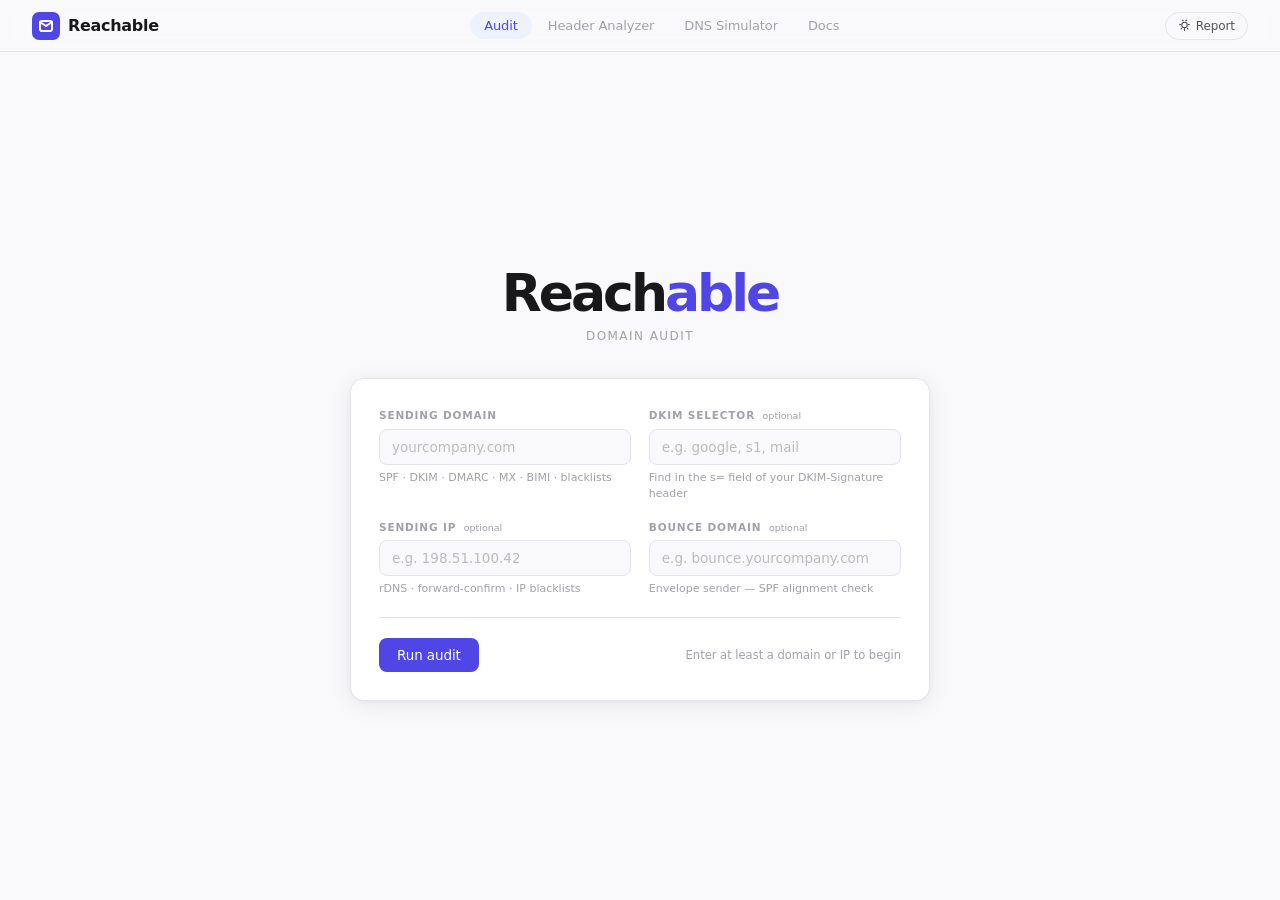
<file: index_copy.html>
<!DOCTYPE html>
<html lang="en">
<head>
<meta charset="UTF-8">
<meta name="viewport" content="width=device-width,initial-scale=1">
<title>Reachable</title>
<link rel="icon" type="image/svg+xml" href="data:image/svg+xml,<svg xmlns='http://www.w3.org/2000/svg' viewBox='0 0 32 32'><rect width='32' height='32' rx='8' fill='%234F46E5'/><path d='M7 11l9 6 9-6' stroke='white' stroke-width='2' stroke-linecap='round' stroke-linejoin='round' fill='none'/><rect x='7' y='9' width='18' height='14' rx='3' stroke='white' stroke-width='2' fill='none'/></svg>">
<style>
*{box-sizing:border-box;margin:0;padding:0}
:root{
  --bg:#f9f9fb;--bg2:#f2f2f5;--bg3:#eaeaf0;
  --surface:#ffffff;--border:#e4e4e9;--border-focus:#4F46E5;
  --text:#18181b;--text-2:#52525b;--text-3:#a1a1aa;
  --accent:#4F46E5;--accent-h:#4338CA;--accent-soft:#eef2ff;--accent-border:#c7d2fe;
  --red:#dc2626;--red-bg:#fef2f2;--red-border:#fecaca;
  --amber:#b45309;--amber-bg:#fffbeb;--amber-border:#fde68a;
  --green:#166534;--green-bg:#f0fdf4;--green-border:#bbf7d0;
  --blue:#1e40af;--blue-bg:#eff6ff;--blue-border:#bfdbfe;
  --gray:#52525b;--gray-bg:#fafafa;--gray-border:#e4e4e7;
  --radius:14px;--radius-sm:8px;--radius-xs:5px;
  --shadow-sm:0 1px 3px rgba(0,0,0,0.06),0 1px 2px rgba(0,0,0,0.04);
  --shadow-md:0 4px 24px rgba(0,0,0,0.07),0 1px 4px rgba(0,0,0,0.04);
  --transition:0.22s cubic-bezier(0.4,0,0.2,1);
}
html,body{height:100%;overflow-x:hidden}
body{font-family:-apple-system,BlinkMacSystemFont,'SF Pro Display','Segoe UI',system-ui,sans-serif;background:var(--bg);color:var(--text);font-size:15px;line-height:1.6;display:flex;flex-direction:column;-webkit-font-smoothing:antialiased}

/* ── Nav ── */
.nav{height:52px;display:flex;align-items:center;justify-content:space-between;padding:0 2rem;background:rgba(249,249,251,0.85);backdrop-filter:blur(20px);-webkit-backdrop-filter:blur(20px);border-bottom:0.5px solid var(--border);position:sticky;top:0;z-index:200}
.nav-brand{display:flex;align-items:center;gap:8px;text-decoration:none;cursor:pointer;background:none;border:none;font-family:inherit}
.nav-logo{width:28px;height:28px;background:var(--accent);border-radius:7px;display:flex;align-items:center;justify-content:center;flex-shrink:0}
.nav-logo svg{width:16px;height:16px;fill:none;stroke:#fff;stroke-width:2;stroke-linecap:round;stroke-linejoin:round}
.nav-wordmark{font-size:16px;font-weight:600;color:var(--text);letter-spacing:-0.3px}
.nav-center{display:flex;gap:2px;align-items:center}
.nav-tab{padding:6px 14px;font-size:13px;font-weight:500;color:var(--text-3);cursor:pointer;border:none;background:none;border-radius:100px;transition:all var(--transition);letter-spacing:-0.1px;font-family:inherit}
.nav-tab:hover{color:var(--text-2);background:var(--bg2)}
.nav-tab.active{color:var(--accent);background:var(--accent-soft)}
.nav-right{display:flex;align-items:center;gap:0.5rem}
.report-btn{display:inline-flex;align-items:center;gap:5px;padding:6px 12px;border-radius:100px;border:0.5px solid var(--border);background:transparent;color:var(--text-2);font-size:12px;font-weight:500;cursor:pointer;transition:all var(--transition);font-family:inherit;letter-spacing:-0.1px}
.report-btn:hover{background:var(--bg2);border-color:#c4c4d0;color:var(--text)}
.report-btn svg{width:13px;height:13px;flex-shrink:0}

/* ── Modal ── */
.modal-overlay{display:none;position:fixed;inset:0;z-index:500;background:rgba(0,0,0,0.3);backdrop-filter:blur(4px);-webkit-backdrop-filter:blur(4px);align-items:center;justify-content:center;padding:1rem}
.modal-overlay.open{display:flex}
.modal-box{background:var(--surface);border:0.5px solid var(--border);border-radius:var(--radius);padding:1.75rem;max-width:400px;width:100%;box-shadow:0 20px 60px rgba(0,0,0,0.12);animation:cardIn 0.2s ease}
.modal-header{display:flex;align-items:flex-start;justify-content:space-between;margin-bottom:1.25rem}
.modal-title{font-size:15px;font-weight:600;letter-spacing:-0.2px}
.modal-sub{font-size:12px;color:var(--text-3);margin-top:2px;line-height:1.5}
.modal-close{background:none;border:none;cursor:pointer;color:var(--text-3);font-size:16px;padding:2px;line-height:1;transition:color var(--transition)}
.modal-close:hover{color:var(--text)}
.modal-options{display:flex;flex-direction:column;gap:7px}
.modal-option{display:flex;align-items:center;gap:12px;padding:0.875rem 1rem;border-radius:var(--radius-sm);border:0.5px solid var(--border);text-decoration:none;color:var(--text);transition:all var(--transition)}
.modal-option:hover{background:var(--bg);border-color:#c4c4d0}
.modal-option-icon{width:34px;height:34px;border-radius:var(--radius-sm);display:flex;align-items:center;justify-content:center;font-size:16px;flex-shrink:0}
.modal-option-title{font-size:13px;font-weight:500}
.modal-option-sub{font-size:11px;color:var(--text-3);margin-top:1px}

/* ── Panels ── */
.panel{display:none;flex-direction:column;flex:1;min-height:0;overflow-y:auto}
.panel.active{display:flex}

/* ── Tool wrap ── */
.tool-wrap{display:flex;flex-direction:column;align-items:center;justify-content:center;padding:3rem 1.5rem 2rem;flex:1;transition:padding var(--transition)}
.tool-wrap.at-top{flex:none;justify-content:flex-start;padding:1.75rem 1.5rem 0}
.tool-inner{width:100%;max-width:580px}

/* ── Hero ── */
.tool-hero{text-align:center;margin-bottom:2rem;animation:heroIn 0.5s ease both}
@keyframes heroIn{from{opacity:0;transform:translateY(10px)}to{opacity:1;transform:none}}
.tool-wrap.at-top .tool-hero{text-align:left;margin-bottom:1rem}
.hero-wordmark{font-size:52px;font-weight:700;letter-spacing:-3px;line-height:1;color:var(--text);transition:all 0.4s ease}
.hero-wordmark .accent{color:var(--accent)}
.tool-wrap.at-top .hero-wordmark{font-size:20px;font-weight:600;letter-spacing:-0.5px}
.hero-cap{display:block;font-size:12px;font-weight:500;letter-spacing:0.12em;text-transform:uppercase;color:var(--text-3);margin-top:0.5rem;transition:all 0.4s}
.tool-wrap.at-top .hero-cap{font-size:10px;margin-top:2px}

/* ── Card ── */
.tool-card{background:var(--surface);border:0.5px solid var(--border);border-radius:var(--radius);padding:1.75rem;box-shadow:var(--shadow-md);transition:padding var(--transition),box-shadow var(--transition);animation:cardIn 0.4s 0.1s ease both}
@keyframes cardIn{from{opacity:0;transform:translateY(8px)}to{opacity:1;transform:none}}
.tool-wrap.at-top .tool-card{padding:1.1rem 1.25rem;box-shadow:var(--shadow-sm)}
.tool-wrap.at-top .form-grid{gap:0.6rem}
.tool-wrap.at-top .tool-footer{margin-top:0.875rem;padding-top:0.875rem}
.tool-wrap.at-top .field-hint{display:none}
.tool-wrap.at-top .field label{font-size:10px}

/* ── Fields ── */
.form-grid{display:grid;grid-template-columns:1fr 1fr;gap:1.1rem}
@media(max-width:540px){.form-grid{grid-template-columns:1fr}}
.field-full{grid-column:1/-1}
.field{display:flex;flex-direction:column}
.field label{font-size:10.5px;font-weight:600;color:var(--text-3);letter-spacing:0.08em;text-transform:uppercase;margin-bottom:5px;transition:color var(--transition)}
.field:focus-within label{color:var(--accent)}
.field input,.field select{width:100%;padding:9px 12px;border-radius:var(--radius-sm);border:1px solid var(--border);background:var(--bg);color:var(--text);font-size:14px;font-family:inherit;outline:none;transition:border-color var(--transition),background var(--transition),box-shadow var(--transition)}
.field input::placeholder{color:var(--text-3);font-style:normal;font-size:13.5px;font-weight:400;opacity:0.7}
.field input:hover,.field select:hover{border-color:#c4c4d0;background:var(--surface)}
.field input:focus,.field select:focus{border-color:var(--border-focus);background:var(--surface);box-shadow:0 0 0 3px rgba(79,70,229,0.1)}
.field-hint{font-size:11px;color:var(--text-3);margin-top:5px;line-height:1.4}
.optional{font-weight:400;color:var(--text-3);font-size:9.5px;letter-spacing:0;text-transform:none;margin-left:3px}

/* ── Footer ── */
.tool-footer{margin-top:1.25rem;display:flex;align-items:center;justify-content:space-between;flex-wrap:wrap;gap:0.75rem;padding-top:1.25rem;border-top:0.5px solid var(--border)}
.tool-note{font-size:11.5px;color:var(--text-3)}

/* ── Buttons ── */
.btn{display:inline-flex;align-items:center;gap:7px;padding:9px 18px;border-radius:var(--radius-sm);font-size:13.5px;font-weight:500;cursor:pointer;font-family:inherit;transition:all var(--transition);letter-spacing:-0.1px;border:none}
.btn-primary{background:var(--accent);color:#fff}
.btn-primary:hover{background:var(--accent-h);box-shadow:0 4px 12px rgba(79,70,229,0.3)}
.btn-primary:active{transform:scale(0.98)}
.btn-primary:disabled{background:#a5b4fc;cursor:not-allowed;box-shadow:none;transform:none}
.btn-ghost{background:transparent;color:var(--text-2);border:0.5px solid var(--border)}
.btn-ghost:hover{background:var(--bg2);border-color:#c4c4d0}
.spinner{width:13px;height:13px;border:2px solid rgba(255,255,255,0.3);border-top-color:#fff;border-radius:50%;animation:spin 0.7s linear infinite}
@keyframes spin{to{transform:rotate(360deg)}}

/* ── Upload zone ── */
.upload-zone{border:1.5px dashed var(--border);border-radius:var(--radius-sm);padding:1.5rem;text-align:center;cursor:pointer;transition:all var(--transition);background:var(--bg)}
.upload-zone:hover,.upload-zone.dragover{border-color:var(--accent);background:var(--accent-soft)}
.upload-icon{font-size:1.5rem;margin-bottom:0.4rem;display:block}
.upload-text{font-size:13px;color:var(--text-2)}
.upload-link{color:var(--accent);font-weight:500}
.upload-filename{font-size:12px;color:var(--accent);margin-top:6px;font-weight:500;min-height:16px}
.or-divider{display:flex;align-items:center;gap:0.75rem;margin:1rem 0;color:var(--text-3);font-size:12px}
.or-divider::before,.or-divider::after{content:'';flex:1;height:0.5px;background:var(--border)}

/* ── Stream ── */
.stream-wrap{max-width:580px;margin:1rem auto 0;width:100%;padding:0 1.5rem;display:none}
.stream-log{background:var(--surface);border:0.5px solid var(--border);border-radius:var(--radius-sm);padding:0.875rem 1rem;display:flex;flex-direction:column;gap:6px;max-height:140px;overflow-y:auto;box-shadow:var(--shadow-sm)}
.stream-entry{font-size:12.5px;color:var(--text-2);display:flex;align-items:center;gap:9px;animation:fadeIn 0.2s ease both}
@keyframes fadeIn{from{opacity:0;transform:translateX(-3px)}to{opacity:1;transform:none}}
.stream-dot{width:7px;height:7px;border-radius:50%;flex-shrink:0}
.dot-running{background:var(--accent);animation:pulse 1.2s ease-in-out infinite}
.dot-done{background:var(--green)}.dot-fail{background:var(--red)}.dot-warn{background:var(--amber)}.dot-info{background:var(--text-3)}
@keyframes pulse{0%,100%{opacity:1}50%{opacity:0.4}}

/* ── Results ── */
#audit-results-outer{padding:1.75rem 1.5rem 4rem;display:none}
.results-inner{max-width:580px;margin:0 auto}
@keyframes fadeUp{from{opacity:0;transform:translateY(8px)}to{opacity:1;transform:none}}

/* ── Score ── */
.score-hero{background:var(--surface);border:0.5px solid var(--border);border-radius:var(--radius);padding:1.5rem;margin-bottom:1rem;box-shadow:var(--shadow-sm);animation:fadeUp 0.4s ease both}
.score-top{display:flex;align-items:center;gap:1.25rem;margin-bottom:1.25rem}
.score-ring-wrap{position:relative;width:72px;height:72px;flex-shrink:0}
.score-ring-wrap svg{transform:rotate(-90deg)}
.score-ring-bg{stroke:var(--bg3)}
.score-ring-fill{stroke:var(--accent);stroke-linecap:round;stroke-dasharray:188;stroke-dashoffset:188;transition:stroke-dashoffset 1.2s cubic-bezier(0.4,0,0.2,1)}
.score-num{position:absolute;inset:0;display:flex;align-items:center;justify-content:center;font-size:18px;font-weight:600;letter-spacing:-0.5px}
.score-text h2{font-size:18px;font-weight:600;letter-spacing:-0.3px;margin-bottom:3px}
.score-text p{font-size:13px;color:var(--text-2);line-height:1.5}
.tally-row{display:grid;grid-template-columns:repeat(4,1fr);gap:8px;margin-bottom:1.25rem}
.tally-cell{text-align:center;padding:0.65rem 0.5rem;border-radius:var(--radius-sm);border:0.5px solid;cursor:pointer;transition:transform var(--transition),box-shadow var(--transition);text-decoration:none;display:block;animation:fadeUp 0.4s ease both}
.tally-cell:nth-child(1){animation-delay:0.05s}.tally-cell:nth-child(2){animation-delay:0.1s}.tally-cell:nth-child(3){animation-delay:0.15s}.tally-cell:nth-child(4){animation-delay:0.2s}
.tally-cell:hover{transform:translateY(-2px);box-shadow:var(--shadow-sm)}
.tally-num{font-size:20px;font-weight:600;letter-spacing:-0.5px}
.tally-lbl{font-size:9px;font-weight:600;letter-spacing:0.07em;text-transform:uppercase;margin-top:2px;display:block}
.tally-arrow{font-size:9px;opacity:0.45;display:block;margin-top:1px}
.tc-critical{background:var(--red-bg);border-color:var(--red-border);color:var(--red)}
.tc-important{background:var(--amber-bg);border-color:var(--amber-border);color:var(--amber)}
.tc-pass{background:var(--green-bg);border-color:var(--green-border);color:var(--green)}
.tc-info{background:var(--blue-bg);border-color:var(--blue-border);color:var(--blue)}
.tally-cell.dimmed{opacity:0.3}.tally-cell.highlighted{box-shadow:0 0 0 2px currentColor}

/* ── Readiness ── */
.readiness{border-top:0.5px solid var(--border);padding-top:1rem}
.readiness-title{font-size:10.5px;font-weight:600;letter-spacing:0.08em;text-transform:uppercase;color:var(--text-3);margin-bottom:0.7rem}
.readiness-grid{display:grid;grid-template-columns:repeat(3,1fr);gap:6px}
@media(max-width:480px){.readiness-grid{grid-template-columns:repeat(2,1fr)}}
.ri{display:flex;align-items:center;gap:7px;font-size:12px;padding:6px 9px;border-radius:var(--radius-xs);background:var(--bg);color:var(--text-2)}
.ri-dot{width:16px;height:16px;border-radius:50%;display:flex;align-items:center;justify-content:center;font-size:9px;flex-shrink:0;font-weight:700}
.ri-dot.pass{background:var(--green-bg);color:var(--green)}.ri-dot.fail{background:var(--red-bg);color:var(--red)}.ri-dot.warn{background:var(--amber-bg);color:var(--amber)}.ri-dot.info{background:var(--blue-bg);color:var(--blue)}

/* ── Critical banner ── */
.critical-banner{background:var(--red-bg);border:0.5px solid var(--red-border);border-radius:var(--radius-sm);padding:1rem 1.25rem;margin-bottom:1rem;animation:fadeUp 0.4s 0.1s ease both}
.critical-banner h3{font-size:13px;font-weight:500;color:var(--red);margin-bottom:0.5rem}
.critical-list{list-style:none;display:flex;flex-direction:column;gap:4px}
.critical-list li{font-size:12.5px;color:var(--red);padding-left:1rem;position:relative}
.critical-list li::before{content:'→';position:absolute;left:0;opacity:0.6}

/* ── Sections ── */
.result-section{margin-bottom:0.875rem;scroll-margin-top:16px}
.section-hdr{display:flex;align-items:center;justify-content:space-between;margin-bottom:0.5rem;padding:0 0.25rem}
.section-lbl{font-size:10.5px;font-weight:600;letter-spacing:0.08em;text-transform:uppercase;color:var(--text-3)}
.section-sum{font-size:11px;color:var(--text-3)}

/* ── Cards ── */
.cards-list{display:flex;flex-direction:column;gap:6px}
.check-card{background:var(--surface);border-radius:var(--radius-sm);border:0.5px solid var(--border);border-left:3px solid transparent;overflow:hidden;transition:box-shadow var(--transition),transform var(--transition);animation:fadeUp 0.3s ease both}
.check-card:hover{box-shadow:var(--shadow-sm);transform:translateY(-1px)}
.check-card.card-critical{border-left-color:var(--red)}.check-card.card-important{border-left-color:var(--amber)}.check-card.card-pass{border-left-color:var(--green)}.check-card.card-info{border-left-color:#3b82f6}.check-card.card-timeout{border-left-color:var(--text-3)}
.check-card.jumped{animation:flash 1.2s ease forwards}
@keyframes flash{0%{box-shadow:0 0 0 3px rgba(79,70,229,0.35)}100%{box-shadow:none}}
.card-main{padding:0.85rem 1rem;display:flex;align-items:flex-start;gap:0.75rem;cursor:pointer}
.card-icon{width:24px;height:24px;border-radius:50%;display:flex;align-items:center;justify-content:center;font-size:11px;flex-shrink:0;margin-top:1px;font-weight:700}
.ci-critical{background:var(--red-bg);color:var(--red)}.ci-important{background:var(--amber-bg);color:var(--amber)}.ci-pass{background:var(--green-bg);color:var(--green)}.ci-info{background:var(--blue-bg);color:var(--blue)}.ci-timeout{background:var(--gray-bg);color:var(--gray)}
.card-body{flex:1;min-width:0}
.card-top{display:flex;align-items:flex-start;justify-content:space-between;gap:0.5rem;margin-bottom:3px}
.card-name{font-size:13.5px;font-weight:500;letter-spacing:-0.2px}
.card-badge{font-size:9px;font-weight:700;letter-spacing:0.07em;text-transform:uppercase;padding:2px 8px;border-radius:100px;flex-shrink:0}
.cb-critical{background:var(--red-bg);color:var(--red)}.cb-important{background:var(--amber-bg);color:var(--amber)}.cb-pass{background:var(--green-bg);color:var(--green)}.cb-info{background:var(--blue-bg);color:var(--blue)}.cb-timeout{background:var(--gray-bg);color:var(--gray)}
.card-desc{font-size:12.5px;color:var(--text-2);line-height:1.55}
.card-value{font-family:'SF Mono',SFMono-Regular,Consolas,monospace;font-size:10.5px;color:var(--text-3);word-break:break-all;margin-top:5px;line-height:1.5;background:var(--bg2);padding:4px 8px;border-radius:var(--radius-xs)}
.card-actions{display:flex;gap:6px;margin-top:8px}
.card-btn{font-size:11px;font-weight:500;padding:4px 11px;border-radius:100px;border:0.5px solid var(--border);background:transparent;color:var(--text-2);cursor:pointer;transition:all var(--transition);font-family:inherit}
.card-btn:hover{border-color:#c4c4d0;color:var(--text);background:var(--bg2)}
.card-expand{display:none;padding:0 1rem 1rem;overflow:hidden}
.card-expand.open{display:block;animation:expandIn 0.2s ease}
@keyframes expandIn{from{opacity:0;transform:translateY(-3px)}to{opacity:1;transform:none}}
.expand-tabs{display:flex;gap:4px;margin-bottom:0.75rem}
.expand-tab{font-size:11px;font-weight:500;padding:4px 11px;border-radius:100px;border:0.5px solid var(--border);background:transparent;color:var(--text-2);cursor:pointer;transition:all var(--transition);font-family:inherit}
.expand-tab.active{background:var(--text);color:#fff;border-color:var(--text)}
.expand-pane{display:none}.expand-pane.active{display:block}
.knowhow-box{background:var(--bg);border-radius:var(--radius-xs);padding:0.75rem 0.875rem;font-size:12.5px;color:var(--text-2);line-height:1.65;border-left:2px solid var(--border)}
.knowhow-lbl{font-size:9.5px;font-weight:700;color:var(--text-3);margin-bottom:5px;letter-spacing:0.07em;text-transform:uppercase}
.fix-box{background:var(--bg);border-radius:var(--radius-xs);padding:0.875rem}
.fix-step{font-size:12.5px;color:var(--text-2);margin-bottom:0.6rem;line-height:1.55}
.fix-record{position:relative;margin-top:6px}
.fix-record pre{font-family:'SF Mono',SFMono-Regular,Consolas,monospace;font-size:11px;background:var(--surface);border:0.5px solid var(--border);border-radius:var(--radius-xs);padding:8px 40px 8px 10px;word-break:break-all;white-space:pre-wrap;color:var(--text);line-height:1.6}
.copy-btn{position:absolute;top:6px;right:6px;font-size:10px;padding:3px 9px;border-radius:var(--radius-xs);border:0.5px solid var(--border);background:var(--bg2);color:var(--text-2);cursor:pointer;font-family:inherit;transition:all var(--transition)}
.copy-btn:hover{background:var(--surface)}
.provider-pills{display:flex;flex-wrap:wrap;gap:5px;margin-top:8px}
.provider-pill{font-size:11px;padding:4px 11px;border-radius:100px;border:0.5px solid var(--border);cursor:pointer;background:transparent;color:var(--text-2);transition:all var(--transition);font-family:inherit}
.provider-pill.active{background:var(--accent);color:#fff;border-color:var(--accent)}
.provider-content{display:none;margin-top:8px}.provider-content.active{display:block}

/* ── Header/Sim results ── */
.hdr-results-wrap,.sim-results-wrap{max-width:580px;margin:0 auto;padding:1.5rem 1.5rem 4rem;display:none}
.result-card{background:var(--surface);border:0.5px solid var(--border);border-radius:var(--radius-sm);padding:1.1rem 1.25rem;margin-bottom:0.75rem;box-shadow:var(--shadow-sm);animation:fadeUp 0.3s ease both}
.result-card-title{font-size:10.5px;font-weight:600;letter-spacing:0.08em;text-transform:uppercase;color:var(--text-3);margin-bottom:0.75rem;display:flex;align-items:center;gap:7px}
.hdr-row{display:flex;justify-content:space-between;align-items:baseline;padding:5px 0;border-bottom:0.5px solid var(--border);font-size:12.5px;gap:1rem}
.hdr-row:last-child{border-bottom:none}
.hdr-key{color:var(--text-2);flex-shrink:0;font-weight:500}
.hdr-val{color:var(--text);text-align:right;word-break:break-all;font-family:'SF Mono',SFMono-Regular,Consolas,monospace;font-size:11px}
.auth-row{display:flex;align-items:center;justify-content:space-between;padding:7px 0;border-bottom:0.5px solid var(--border);font-size:13px}
.auth-row:last-child{border-bottom:none}
.auth-name{font-weight:500}
.auth-badge{font-size:10px;font-weight:700;letter-spacing:0.06em;text-transform:uppercase;padding:3px 9px;border-radius:100px}
.ab-pass{background:var(--green-bg);color:var(--green)}.ab-fail{background:var(--red-bg);color:var(--red)}.ab-neutral{background:var(--gray-bg);color:var(--gray)}
.route-step{font-size:12px;color:var(--text-2);padding:5px 0;display:flex;align-items:flex-start;gap:8px;border-bottom:0.5px solid var(--border)}
.route-step:last-child{border-bottom:none}
.route-num{width:20px;height:20px;border-radius:50%;background:var(--bg2);display:flex;align-items:center;justify-content:center;font-size:9px;flex-shrink:0;font-weight:700;color:var(--text-2);margin-top:1px}
.signal-row{display:flex;align-items:center;gap:8px;padding:6px 0;font-size:12.5px;border-bottom:0.5px solid var(--border)}
.signal-row:last-child{border-bottom:none}
.signal-icon{width:22px;text-align:center;font-size:13px;flex-shrink:0}
.sim-row{display:flex;align-items:center;justify-content:space-between;padding:7px 0;border-bottom:0.5px solid var(--border);font-size:13px}
.sim-row:last-child{border-bottom:none}
.sim-key{color:var(--text-2)}
.sim-val{font-weight:500}
.sim-val.good{color:var(--green)}.sim-val.warn{color:var(--amber)}.sim-val.bad{color:var(--red)}
.sim-findings{display:flex;flex-direction:column;gap:6px;margin-top:0.875rem}
.sim-finding{font-size:12.5px;padding:9px 12px;border-radius:var(--radius-xs);display:flex;gap:8px;align-items:flex-start;line-height:1.55}
.sf-icon{flex-shrink:0;font-weight:700;margin-top:1px}
.sim-finding.critical{background:var(--red-bg);color:var(--red)}.sim-finding.warn{background:var(--amber-bg);color:var(--amber)}.sim-finding.ok{background:var(--green-bg);color:var(--green)}

/* ── Docs ── */
.docs-wrap{max-width:640px;margin:0 auto;padding:2rem 1.5rem 4rem}
.docs-card{background:var(--surface);border:0.5px solid var(--border);border-radius:var(--radius);padding:2rem;box-shadow:var(--shadow-sm)}
.docs-intro{font-size:13.5px;color:var(--text-2);line-height:1.7;margin-bottom:2rem;padding-bottom:1.5rem;border-bottom:0.5px solid var(--border)}
.docs-section{margin-bottom:1.75rem;padding-bottom:1.75rem;border-bottom:0.5px solid var(--border)}
.docs-section:last-child{margin-bottom:0;padding-bottom:0;border-bottom:none}
.docs-section-title{font-size:11px;font-weight:600;letter-spacing:0.08em;text-transform:uppercase;color:var(--text-3);margin-bottom:0.875rem}
.docs-items{display:flex;flex-direction:column;gap:8px}
.docs-item{display:flex;align-items:flex-start;gap:10px;font-size:13px;line-height:1.6}
.docs-tag{flex-shrink:0;font-size:10px;font-weight:600;padding:3px 9px;border-radius:100px;background:var(--bg2);color:var(--text-2);letter-spacing:0.04em;margin-top:2px;white-space:nowrap}
.docs-tag.red{background:var(--red-bg);color:var(--red)}
.docs-tag.amber{background:var(--amber-bg);color:var(--amber)}
.docs-tag.green{background:var(--green-bg);color:var(--green)}
.docs-tag.blue{background:var(--blue-bg);color:var(--blue)}
.docs-desc{color:var(--text-2)}
.docs-note{font-size:12px;color:var(--text-3);line-height:1.65;padding:0.875rem 1rem;background:var(--bg2);border-radius:var(--radius-xs);margin-top:1.75rem}

/* ── Error ── */
.err-box{background:var(--red-bg);border:0.5px solid var(--red-border);border-radius:var(--radius-xs);padding:0.75rem 1rem;font-size:13px;color:var(--red);margin:0.75rem auto;max-width:580px;width:calc(100% - 3rem);display:none}
.results-note{font-size:11.5px;color:var(--text-3);line-height:1.6;padding:0.875rem 1rem;background:var(--bg2);border-radius:var(--radius-xs);margin-top:0.75rem}
</style>
</head>
<body>

<!-- Nav -->
<nav class="nav">
  <button class="nav-brand" onclick="resetApp()">
    <div class="nav-logo"><svg viewBox="0 0 16 16"><path d="M2 4l6 4 6-4"/><rect x="2" y="3" width="12" height="10" rx="2"/></svg></div>
    <span class="nav-wordmark">Reachable</span>
  </button>
  <div class="nav-center">
    <button class="nav-tab active" id="tab-audit" onclick="switchTab('audit',this)">Audit</button>
    <button class="nav-tab" id="tab-header" onclick="switchTab('header',this)">Header Analyzer</button>
    <button class="nav-tab" id="tab-simulator" onclick="switchTab('simulator',this)">DNS Simulator</button>
    <button class="nav-tab" id="tab-docs" onclick="switchTab('docs',this)">Docs</button>
  </div>
  <div class="nav-right">
    <button class="report-btn" onclick="document.getElementById('bugModal').classList.add('open')">
      <svg viewBox="0 0 24 24" fill="none" stroke="currentColor" stroke-width="2" stroke-linecap="round" stroke-linejoin="round"><path d="M8 2l1.5 1.5"/><path d="M14.5 3.5L16 2"/><circle cx="12" cy="11" r="5"/><path d="M12 16v5"/><path d="M5 10H3"/><path d="M21 10h-2"/><path d="M5.5 18.5l1.5-1.5"/><path d="M17 17l1.5 1.5"/></svg>
      Report
    </button>
  </div>
</nav>

<!-- Bug modal -->
<div class="modal-overlay" id="bugModal" onclick="if(event.target===this)this.classList.remove('open')">
  <div class="modal-box">
    <div class="modal-header">
      <div>
        <div class="modal-title">Share feedback</div>
        <div class="modal-sub">Found a bug or have an idea? We read everything.</div>
      </div>
      <button class="modal-close" onclick="document.getElementById('bugModal').classList.remove('open')">✕</button>
    </div>
    <div class="modal-options">
      <a class="modal-option" href="https://tally.so/r/Gxq0bo" target="_blank" rel="noopener" onclick="document.getElementById('bugModal').classList.remove('open')">
        <div class="modal-option-icon" style="background:var(--red-bg)">🐛</div>
        <div><div class="modal-option-title">Bug report</div><div class="modal-option-sub">Something is broken or not working right</div></div>
      </a>
      <a class="modal-option" href="https://tally.so/r/Gxq0bo" target="_blank" rel="noopener" onclick="document.getElementById('bugModal').classList.remove('open')">
        <div class="modal-option-icon" style="background:var(--accent-soft)">💡</div>
        <div><div class="modal-option-title">Feature request</div><div class="modal-option-sub">Something you wish Reachable could do</div></div>
      </a>
      <a class="modal-option" href="https://tally.so/r/Gxq0bo" target="_blank" rel="noopener" onclick="document.getElementById('bugModal').classList.remove('open')">
        <div class="modal-option-icon" style="background:var(--green-bg)">💬</div>
        <div><div class="modal-option-title">General feedback</div><div class="modal-option-sub">Anything else on your mind</div></div>
      </a>
    </div>
  </div>
</div>

<!-- AUDIT -->
<div class="panel active" id="panel-audit">
  <div class="tool-wrap" id="auditWrap">
    <div class="tool-inner">
      <div class="tool-hero">
        <div class="hero-wordmark">Reach<span class="accent">able</span></div>
        <span class="hero-cap">Domain Audit</span>
      </div>
      <div class="tool-card">
        <div class="form-grid">
          <div class="field">
            <label for="domain">Sending domain</label>
            <input type="text" id="domain" placeholder="yourcompany.com" autocomplete="off" spellcheck="false">
            <span class="field-hint">SPF · DKIM · DMARC · MX · BIMI · blacklists</span>
          </div>
          <div class="field">
            <label for="dkimSel">DKIM selector <span class="optional">optional</span></label>
            <input type="text" id="dkimSel" placeholder="e.g. google, s1, mail" autocomplete="off" spellcheck="false">
            <span class="field-hint">Find in the s= field of your DKIM-Signature header</span>
          </div>
          <div class="field">
            <label for="ip">Sending IP <span class="optional">optional</span></label>
            <input type="text" id="ip" placeholder="e.g. 198.51.100.42" autocomplete="off" spellcheck="false">
            <span class="field-hint">rDNS · forward-confirm · IP blacklists</span>
          </div>
          <div class="field">
            <label for="returnPath">Bounce domain <span class="optional">optional</span></label>
            <input type="text" id="returnPath" placeholder="e.g. bounce.yourcompany.com" autocomplete="off" spellcheck="false">
            <span class="field-hint">Envelope sender — SPF alignment check</span>
          </div>
        </div>
        <div class="tool-footer">
          <button class="btn btn-primary" id="runBtn" onclick="runAudit()">
            <span id="btnLabel">Run audit</span>
            <div class="spinner" id="spinner" style="display:none"></div>
          </button>
          <span class="tool-note">Enter at least a domain or IP to begin</span>
        </div>
      </div>
    </div>
  </div>
  <div class="stream-wrap" id="streamWrap">
    <div style="max-width:580px;margin:0 auto">
      <div class="stream-log" id="streamLog"></div>
    </div>
  </div>
  <div class="err-box" id="errBox"></div>
  <div id="audit-results-outer">
    <div class="results-inner" id="auditResults"></div>
  </div>
</div>

<!-- HEADER ANALYZER -->
<div class="panel" id="panel-header">
  <div class="tool-wrap" id="headerWrap">
    <div class="tool-inner">
      <div class="tool-hero">
        <div class="hero-wordmark">Reach<span class="accent">able</span></div>
        <span class="hero-cap">Header Analyzer</span>
      </div>
      <div class="tool-card">
        <div class="upload-zone" id="hdrDropZone" onclick="document.getElementById('hdrFileInput').click()">
          <input type="file" id="hdrFileInput" accept=".txt,.eml,text/plain" style="display:none">
          <span class="upload-icon">📄</span>
          <div class="upload-text">Drop a <strong>.txt</strong> or <strong>.eml</strong> file, or <span class="upload-link">browse to upload</span></div>
          <div class="upload-filename" id="hdrFileName"></div>
        </div>
        <div class="or-divider"><span>or paste headers below</span></div>
        <textarea id="headerInput" rows="7" style="width:100%;font-family:'SF Mono',SFMono-Regular,Consolas,monospace;font-size:12px;padding:10px 12px;border-radius:8px;border:1px solid var(--border);background:var(--bg);color:var(--text);outline:none;resize:vertical;line-height:1.65;transition:border-color var(--transition),box-shadow var(--transition)" placeholder="Paste your raw email headers here...&#10;&#10;Gmail: open email, click the three dots, Show original&#10;Outlook: File, Properties, Internet headers"></textarea>
        <div class="tool-footer">
          <div style="display:flex;gap:0.75rem;flex-wrap:wrap">
            <button class="btn btn-primary" onclick="analyzeHeaders()">Analyze headers</button>
            <button class="btn btn-ghost" onclick="clearHeaders()">Clear</button>
          </div>
          <span class="tool-note">Works with Gmail, Outlook, Apple Mail and any .eml</span>
        </div>
      </div>
    </div>
  </div>
  <div class="hdr-results-wrap" id="hdrResultsWrap">
    <div id="hdrResults"></div>
  </div>
</div>

<!-- DNS SIMULATOR -->
<div class="panel" id="panel-simulator">
  <div class="tool-wrap" id="simWrap">
    <div class="tool-inner">
      <div class="tool-hero">
        <div class="hero-wordmark">Reach<span class="accent">able</span></div>
        <span class="hero-cap">DNS Simulator</span>
      </div>
      <div class="tool-card">
        <div class="form-grid">
          <div class="field">
            <label for="simDomain">Domain <span class="optional">for context</span></label>
            <input type="text" id="simDomain" placeholder="yourcompany.com" autocomplete="off" spellcheck="false">
            <span class="field-hint">Used for context, not queried live</span>
          </div>
          <div class="field">
            <label for="simType">Record type</label>
            <select id="simType">
              <option value="spf">SPF (TXT record)</option>
              <option value="dmarc">DMARC (TXT record)</option>
            </select>
          </div>
          <div class="field field-full">
            <label for="simRecord">Proposed record value</label>
            <textarea id="simRecord" rows="3" style="width:100%;font-family:'SF Mono',SFMono-Regular,Consolas,monospace;font-size:12px;padding:10px 12px;border-radius:8px;border:1px solid var(--border);background:var(--bg);color:var(--text);outline:none;resize:vertical;line-height:1.65;transition:border-color var(--transition),box-shadow var(--transition)" placeholder="v=spf1 include:_spf.google.com ~all"></textarea>
            <span class="field-hint">Paste the value exactly as you plan to publish it in DNS</span>
          </div>
        </div>
        <div class="tool-footer">
          <button class="btn btn-primary" onclick="runSimulator()">Simulate record</button>
          <span class="tool-note">No DNS changes are made — analysis only</span>
        </div>
      </div>
    </div>
  </div>
  <div class="sim-results-wrap" id="simResultsWrap">
    <div id="simResults"></div>
  </div>
</div>

<!-- DOCS -->
<div class="panel" id="panel-docs">
  <div class="tool-wrap" id="docsWrap" style="justify-content:flex-start;padding-top:2rem">
    <div class="tool-inner" style="max-width:640px">
      <div class="tool-hero" style="margin-bottom:1.5rem">
        <div class="hero-wordmark">Reach<span class="accent">able</span></div>
        <span class="hero-cap">Documentation</span>
      </div>
      <div class="docs-card">
        <p class="docs-intro">Reachable checks the technical infrastructure behind your email sending. Everything runs in your browser using Cloudflare DNS. Nothing you enter is stored, tracked or logged.</p>

        <div class="docs-section">
          <div class="docs-section-title">Domain Audit</div>
          <div class="docs-items">
            <div class="docs-item"><span class="docs-tag">SPF</span><span class="docs-desc">Checks which servers are authorised to send email for your domain. Validates the all mechanism, lookup count against the 10-lookup limit, and flags configurations like +all.</span></div>
            <div class="docs-item"><span class="docs-tag">DKIM</span><span class="docs-desc">Verifies your public key exists at the selector you provide. Follows CNAME chains. Estimates key size and flags weak or revoked keys.</span></div>
            <div class="docs-item"><span class="docs-tag">DMARC</span><span class="docs-desc">Checks your policy (p=), subdomain policy (sp=), sampling rate (pct=), and whether aggregate reports are configured (rua=). Falls back to org domain if needed.</span></div>
            <div class="docs-item"><span class="docs-tag">MX</span><span class="docs-desc">Confirms inbound mail delivery is configured for your domain.</span></div>
            <div class="docs-item"><span class="docs-tag">BIMI</span><span class="docs-desc">Checks whether your brand logo is configured to appear in Gmail, Yahoo and Apple Mail.</span></div>
            <div class="docs-item"><span class="docs-tag">MTA-STS</span><span class="docs-desc">Checks whether TLS is enforced for inbound email connections.</span></div>
            <div class="docs-item"><span class="docs-tag">Blacklists</span><span class="docs-desc">Queries URIBL, SURBL and DBL Spamhaus for your domain reputation.</span></div>
          </div>
        </div>

        <div class="docs-section">
          <div class="docs-section-title">IP Checks</div>
          <div class="docs-items">
            <div class="docs-item"><span class="docs-tag">rDNS</span><span class="docs-desc">Looks up the PTR record for your IP and forward-confirms it resolves back to the same IP. Supports IPv4 and IPv6.</span></div>
            <div class="docs-item"><span class="docs-tag">IP Blacklists</span><span class="docs-desc">Queries Spamhaus ZEN, Barracuda, SORBS, SpamCop and MXToolbox. Validates actual positive response codes to avoid false positives.</span></div>
          </div>
        </div>

        <div class="docs-section">
          <div class="docs-section-title">Header Analyzer</div>
          <p style="font-size:13px;color:var(--text-2);line-height:1.7">Paste raw email headers from Gmail (three dots menu, Show original) or Outlook (File, Properties, Internet headers). Reachable decodes SPF, DKIM, DMARC and ARC results in transit, shows the routing path hop by hop, and flags spam signals.</p>
        </div>

        <div class="docs-section">
          <div class="docs-section-title">DNS Simulator</div>
          <p style="font-size:13px;color:var(--text-2);line-height:1.7">Paste a proposed SPF or DMARC record before publishing it. For SPF, Reachable estimates the DNS lookup count and flags dangerous configurations. For DMARC, it validates p=, pct=, rua= and sp=. No DNS changes are made.</p>
        </div>

        <div class="docs-section">
          <div class="docs-section-title">Severity levels</div>
          <div class="docs-items">
            <div class="docs-item"><span class="docs-tag red">Critical</span><span class="docs-desc">Fix immediately. These are actively hurting your deliverability or leaving your domain open to spoofing.</span></div>
            <div class="docs-item"><span class="docs-tag amber">Important</span><span class="docs-desc">Should be addressed soon. Not breaking anything today but could become a problem.</span></div>
            <div class="docs-item"><span class="docs-tag green">Pass</span><span class="docs-desc">This check is correctly configured.</span></div>
            <div class="docs-item"><span class="docs-tag blue">Info</span><span class="docs-desc">Optional or informational. Worth knowing about but not urgent.</span></div>
          </div>
        </div>

        <p class="docs-note">Checks run through Reachable's proxy (a Cloudflare Worker) which queries DNS server-side. This works on corporate networks that block direct DNS-over-HTTPS. If the proxy is unreachable, requests fall back to Cloudflare, Google and NextDNS public resolvers. Nothing is logged or stored. Blacklist coverage is representative — also check Google Postmaster Tools and your ESP dashboard.</p>
      </div>
    </div>
  </div>
</div>

<script>
/* ─────────────────────────────────────────────────────────────
   DNS layer — Worker proxy with direct-DoH fallback
   ─────────────────────────────────────────────────────────────
   Primary: our Cloudflare Worker (api.reachable.info) which proxies
   queries server-side. This bypasses corporate TLS-inspection
   proxies that block DoH endpoints like cloudflare-dns.com.

   Fallback: direct DoH to Cloudflare/Google/NextDNS. Useful for
   local dev and if the Worker is temporarily down. The Worker and
   direct DoH both return Google's JSON DoH schema, so this is a
   transparent drop-in. */
const DNS_TIMEOUT=6000;
const DNS_RETRIES=2;
const DNS_RETRY_DELAY=400;

// CHANGE THIS to your deployed Worker URL once you've run `wrangler deploy`
// e.g. 'https://api.reachable.info' or 'https://reachable-dns.<your-account>.workers.dev'
const PROXY_URL='https://reachable-dns.icda-you.workers.dev';

const RESOLVERS=[
  {name:'Proxy',     url:PROXY_URL,                              accept:'application/dns-json', priority:1},
  {name:'Cloudflare',url:'https://cloudflare-dns.com/dns-query', accept:'application/dns-json', priority:0},
  {name:'Google',    url:'https://dns.google/resolve',           accept:'application/dns-json', priority:0},
  {name:'NextDNS',   url:'https://dns.nextdns.io',               accept:'application/dns-json', priority:0}
];
const resolverHealth={Proxy:2,Cloudflare:1,Google:1,NextDNS:1};
let adBlockerSuspected=false;
const KNOW_HOW={spf:`SPF lists which servers are allowed to send email for your domain. Receiving servers check it on every message. Missing SPF means anyone can impersonate you. More than 10 DNS lookups causes a permerror — treated as a hard fail.`,dkim:`DKIM signs every outbound email with a cryptographic key. The receiving server fetches your public key from DNS and verifies it wasn't tampered with. Without DKIM there's no proof an email genuinely came from you.`,dmarc:`DMARC tells receiving servers what to do when SPF or DKIM fails — nothing, quarantine, or reject. It also sends you aggregate reports so you can see who's sending from your domain. Without DMARC, spoofing goes unchecked.`,mx:`MX records tell other mail servers where to deliver email sent to your domain. Without them, replies bounce and your domain looks misconfigured.`,rdns:`Reverse DNS (PTR) maps your sending IP to a hostname. Forward-confirmed rDNS means that hostname also resolves back to the same IP. Most receiving servers check this — a missing PTR is a classic spam signal.`,blacklist:`Blocklists are real-time databases of IPs and domains flagged for spam. If listed, receiving servers may reject or bulk-folder your mail. Always fix the root cause before requesting removal.`,bimi:`BIMI lets your brand logo appear in supported inboxes like Gmail, Yahoo and Apple Mail. It needs a strong DMARC policy and a DNS record pointing to your SVG logo.`,tls:`MTA-STS enforces TLS encryption for inbound email, preventing downgrade attacks. Without it, connections can fall back to unencrypted.`};
const FIX_DATA={spf_missing:{steps:`Add a TXT record on your domain's DNS that tells the world which servers are allowed to send on your behalf.`,record:`v=spf1 include:YOUR_ESP ~all`,providers:{'Google Workspace':{record:`v=spf1 include:_spf.google.com ~all`,note:`Replace with your actual record if you send from other services too.`},'Microsoft 365':{record:`v=spf1 include:spf.protection.outlook.com ~all`,note:`Add other includes if you send from additional platforms.`},'SendGrid':{record:`v=spf1 include:sendgrid.net ~all`,note:`SendGrid recommends using DKIM as the primary authentication method.`},'Mailgun':{record:`v=spf1 include:mailgun.org ~all`,note:``},'AWS SES':{record:`v=spf1 include:amazonses.com ~all`,note:`Only needed if not using a custom MAIL FROM domain.`},'Postmark':{record:`v=spf1 include:spf.mtasv.net ~all`,note:`Postmark also provides DKIM — use both.`}}},dmarc_missing:{steps:`Add a TXT record at _dmarc.yourdomain.com. Start with p=none to monitor, then move to quarantine or reject once confident.`,record:`v=DMARC1; p=none; rua=mailto:dmarc@yourdomain.com; fo=1`,providers:{'Starter (monitoring)':{record:`v=DMARC1; p=none; rua=mailto:dmarc@yourdomain.com`,note:`p=none means monitoring only. No enforcement yet.`},'Intermediate':{record:`v=DMARC1; p=quarantine; pct=25; rua=mailto:dmarc@yourdomain.com`,note:`25% of failing mail goes to spam. Increase pct gradually.`},'Strict':{record:`v=DMARC1; p=reject; rua=mailto:dmarc@yourdomain.com; ruf=mailto:dmarc@yourdomain.com; fo=1`,note:`All failing mail is rejected. Only use when fully confident.`}}},dkim_missing:{steps:`DKIM requires a private/public key pair. Your ESP generates this. Add the public key as a TXT record at selector._domainkey.yourdomain.com.`,record:`Contact your ESP to generate a DKIM key pair.`,providers:{'Google Workspace':{record:`Admin Console > Apps > Google Workspace > Gmail > Authenticate email`,note:`Google generates the key and gives you the exact record to publish.`},'Microsoft 365':{record:`Microsoft 365 Defender > Email and collaboration > Policies > DKIM`,note:`M365 uses CNAMEs, not TXT records.`},'SendGrid':{record:`Settings > Sender Authentication > Domain Authentication`,note:`SendGrid generates two CNAME records for your DNS.`},'Mailgun':{record:`Sending > Domains > your domain > DNS records`,note:`Mailgun gives you the exact TXT record.`}}}};

function esc(s){return String(s).replace(/&/g,'&amp;').replace(/</g,'&lt;').replace(/>/g,'&gt;').replace(/"/g,'&quot;').replace(/'/g,'&#39;')}
function normalizeDomain(r){r=(r||'').trim();if(!r)return '';if(r.includes('://')){try{r=new URL(r).hostname;}catch{r=r.replace(/^.*:\/\//,'').split('/')[0];}}r=r.split(':')[0].replace(/\/.*$/,'').replace(/\.$/,'').toLowerCase();try{r=new URL('http://'+r).hostname;}catch{}return r;}
function normalizeIP(r){r=(r||'').trim();if(r.startsWith('[')&&r.endsWith(']'))r=r.slice(1,-1);return r;}
function isIPv4(ip){return /^(\d{1,3}\.){3}\d{1,3}$/.test(ip);}
function isIPv6(ip){return ip.includes(':');}
function reverseIPv4(ip){return ip.split('.').reverse().join('.');}
function reverseIPv6(ip){
  // Properly expand :: shorthand to 8 groups before reversing
  let groups;
  if(ip.includes('::')){
    const [head,tail]=ip.split('::');
    const headGroups=head?head.split(':'):[];
    const tailGroups=tail?tail.split(':'):[];
    const missing=8-headGroups.length-tailGroups.length;
    groups=[...headGroups,...Array(missing).fill('0'),...tailGroups];
  }else{
    groups=ip.split(':');
  }
  if(groups.length!==8)return ip.split(':').map(g=>g.padStart(4,'0')).join('').split('').reverse().join('.');
  return groups.map(g=>g.padStart(4,'0')).join('').split('').reverse().join('.');
}

// Single resolver query — always cleans up its timer
async function querySingleResolver(resolver,name,type,timeoutMs){
  const ctrl=new AbortController();
  const tid=setTimeout(()=>ctrl.abort(),timeoutMs);
  try{
    const r=await fetch(`${resolver.url}?name=${encodeURIComponent(name)}&type=${type}`,{
      method:'GET',mode:'cors',credentials:'omit',
      headers:{'Accept':resolver.accept},signal:ctrl.signal
    });
    if(!r.ok)return{status:'error',errorType:`http_${r.status}`,answer:[],resolver:resolver.name};
    const d=await r.json();
    if(d.Status===2)return{status:'servfail',errorType:'SERVFAIL',answer:[],resolver:resolver.name};
    if(d.Status===3)return{status:'nxdomain',errorType:'NXDOMAIN',answer:[],resolver:resolver.name};
    return{status:'ok',errorType:null,answer:d.Answer||[],resolver:resolver.name};
  }catch(e){
    if(e.name==='AbortError')return{status:'timeout',errorType:'timeout',answer:[],resolver:resolver.name};
    return{status:'error',errorType:e.message||'network_error',answer:[],resolver:resolver.name};
  }finally{
    clearTimeout(tid);
  }
}

// Order resolvers — proxy always tried first if healthy, then by health score
function orderedResolvers(){
  return RESOLVERS.slice().sort((a,b)=>{
    const ph=(resolverHealth[b.name]||0)+(b.priority||0)*10;
    const ah=(resolverHealth[a.name]||0)+(a.priority||0)*10;
    return ph-ah;
  });
}

// Race resolvers; first non-failure wins
async function hedgedQuery(resolvers,name,type,timeoutMs){
  if(resolvers.length===1)return querySingleResolver(resolvers[0],name,type,timeoutMs);
  return new Promise(resolve=>{
    let settled=false;let pending=resolvers.length;let lastResult=null;
    resolvers.forEach(r=>{
      querySingleResolver(r,name,type,timeoutMs).then(res=>{
        pending--;
        if(!settled&&(res.status==='ok'||res.status==='nxdomain')){
          settled=true;
          resolverHealth[res.resolver]=Math.min((resolverHealth[res.resolver]||0)+1,5);
          resolve(res);return;
        }
        if(res.resolver)resolverHealth[res.resolver]=Math.max((resolverHealth[res.resolver]||0)-1,-3);
        lastResult=res;
        if(pending===0&&!settled){settled=true;resolve(lastResult);}
      });
    });
  });
}

// Detect total network-layer failure (corporate proxy, TLS interception, ad-blocker)
function isNetworkLayerFail(r){
  if(!r)return false;
  if(r.status==='timeout')return true;
  if(r.errorType&&(r.errorType==='network_error'||r.errorType.includes('Failed to fetch')||r.errorType.includes('NetworkError')))return true;
  return false;
}

// Track whether the proxy ever succeeded this run — if it did, network isn't blocked
let proxyEverSucceeded=false;
let networkFailCount=0;
let totalLookupCount=0;

// Main entry — proxy first, then hedge across direct DoH
async function dnsLookup(name,type){
  totalLookupCount++;
  const ordered=orderedResolvers();
  const proxy=ordered.find(r=>r.name==='Proxy');
  const directs=ordered.filter(r=>r.name!=='Proxy');

  // 1. Try the proxy alone first (it's our reliable path through corporate networks)
  if(proxy&&(resolverHealth.Proxy||0)>-2){
    const proxyResult=await querySingleResolver(proxy,name,type,DNS_TIMEOUT);
    if(proxyResult.status==='ok'||proxyResult.status==='nxdomain'){
      resolverHealth.Proxy=Math.min((resolverHealth.Proxy||0)+1,5);
      proxyEverSucceeded=true;
      return proxyResult;
    }
    // 400 Bad Request from proxy = client error (e.g. bad domain name) — don't penalise
    if(proxyResult.errorType!=='http_400'){
      resolverHealth.Proxy=Math.max((resolverHealth.Proxy||0)-1,-3);
    }
  }

  // 2. Fall back to hedging direct DoH (top 2 in parallel)
  let lastResult=null;
  for(let attempt=0;attempt<DNS_RETRIES;attempt++){
    const result=await hedgedQuery(directs.slice(0,2),name,type,DNS_TIMEOUT);
    if(result.status==='ok'||result.status==='nxdomain')return result;
    lastResult=result;
    if(attempt===DNS_RETRIES-1&&directs.length>2){
      const fallback=await querySingleResolver(directs[2],name,type,DNS_TIMEOUT);
      if(fallback.status==='ok'||fallback.status==='nxdomain')return fallback;
      lastResult=fallback;
    }
    if(attempt<DNS_RETRIES-1)await new Promise(r=>setTimeout(r,DNS_RETRY_DELAY+Math.random()*200));
  }

  // 3. Track network-layer failures (used to decide whether to show the blocked banner)
  if(isNetworkLayerFail(lastResult))networkFailCount++;

  return lastResult||{status:'error',errorType:'all_resolvers_failed',answer:[]};
}
function normTXT(d){return d.replace(/"\s+"/g,'').replace(/^"|"$/g,'').trim();}
function lookupFailed(r){return r.status==='timeout'||r.status==='error'||r.status==='servfail';}
async function countSPFLookups(domain,depth=0,visited=new Set()){
  if(depth>10||visited.has(domain))return 0;
  // Skip SPF macro-containing names (RFC 7208 §7) — they contain {d}, {i}, %{...}, etc.
  // and can't be resolved as literal DNS names.
  if(/[{}%]/.test(domain))return 0;
  visited.add(domain);
  const res=await dnsLookup(domain,'TXT');
  if(res.status!=='ok')return 0;
  const spf=res.answer.map(a=>normTXT(a.data)).find(d=>d.startsWith('v=spf1'));
  if(!spf)return 0;
  let count=0;
  for(const t of spf.split(/\s+/)){
    if(/^[+-~?]?(include|a|mx|ptr|exists):/.test(t))count++;
    if(t.startsWith('include:')){
      const target=t.split(':')[1];
      if(target&&!/[{}%]/.test(target))count+=await countSPFLookups(target,depth+1,visited);
    }
    if(t.startsWith('redirect=')){
      count++;
      const target=t.split('=')[1];
      if(target&&!/[{}%]/.test(target))count+=await countSPFLookups(target,depth+1,visited);
    }
  }
  return count;
}
async function resolveDKIM(sel,domain,depth=0,visited=new Set()){
  if(depth>5)return{status:'error',errorType:'CNAME chain too deep',answer:[]};
  const host=depth===0?`${sel}._domainkey.${domain}`:domain;
  if(visited.has(host))return{status:'error',errorType:'CNAME loop',answer:[]};
  visited.add(host);
  const t=await dnsLookup(host,'TXT');
  if(t.status==='ok'&&t.answer.length){
    // If we got a CNAME mixed with TXT, follow CNAME chain
    const txts=t.answer.filter(a=>a.type===16);
    if(txts.length)return{...t,answer:txts};
  }
  const c=await dnsLookup(host,'CNAME');
  if(c.status==='ok'&&c.answer.length){
    const target=c.answer[0].data.replace(/\.$/,'');
    return resolveDKIM(null,target,depth+1,visited);
  }
  return t;
}
async function forwardConfirm(hostname,ip){const res=await dnsLookup(hostname.replace(/\.$/,''),isIPv6(ip)?'AAAA':'A');return res.status==='ok'&&res.answer.some(a=>a.data===ip);}
// Public DNSBLs queryable via DoH. MXToolbox isn't a real DNSBL (it's a tool).
// SORBS shut down in June 2024 — removed. URIBL/SURBL public-tier rate-limits
// browser-origin queries heavily — we keep them but expect occasional timeouts.
// `validCodes` lists the actual response codes that mean "listed" — anything
// else (especially 127.0.0.1 = refused, 127.255.255.x = rate-limited) is NOT
// a real listing and must be treated as clean to avoid false positives.
const IP_LISTS=[
  {name:'Spamhaus ZEN',host:'zen.spamhaus.org',validCodes:['127.0.0.2','127.0.0.3','127.0.0.4','127.0.0.9','127.0.0.10','127.0.0.11']},
  {name:'Barracuda',host:'b.barracudacentral.org',validCodes:['127.0.0.2']},
  {name:'SpamCop',host:'bl.spamcop.net',validCodes:['127.0.0.2']},
  {name:'Spamhaus PBL',host:'pbl.spamhaus.org',validCodes:['127.0.0.10','127.0.0.11']},
  {name:'UCEPROTECT-1',host:'dnsbl-1.uceprotect.net',validCodes:['127.0.0.2']}
];
const DOM_LISTS=[
  {name:'URIBL',host:'multi.uribl.com',validCodes:['127.0.0.2','127.0.0.4','127.0.0.8']},
  {name:'SURBL',host:'multi.surbl.org',validCodes:['127.0.0.2','127.0.0.4','127.0.0.8','127.0.0.16','127.0.0.32','127.0.0.64']},
  {name:'DBL Spamhaus',host:'dbl.spamhaus.org',validCodes:['127.0.1.2','127.0.1.4','127.0.1.5','127.0.1.6']}
];

// Codes that explicitly mean "your query was refused / you're rate-limited"
// — never a real listing. We log these as 'refused' (treated as clean).
function isRefusedCode(code){
  if(!code)return false;
  if(code==='127.0.0.1')return true;                  // generic refusal on many DNSBLs
  if(code.startsWith('127.255.'))return true;         // URIBL/SURBL rate-limit responses
  return false;
}
async function checkIPBlacklists(ip){
  const rev=isIPv6(ip)?reverseIPv6(ip):reverseIPv4(ip);
  return Promise.all(IP_LISTS.map(async l=>{
    const r=await dnsLookup(`${rev}.${l.host}`,'A');
    if(lookupFailed(r))return{name:l.name,result:'timeout'};
    if(r.status==='nxdomain'||!r.answer.length)return{name:l.name,result:'clean'};
    const codes=r.answer.map(a=>a.data);
    // Refused/rate-limited codes are NOT real listings
    if(codes.every(isRefusedCode))return{name:l.name,result:'refused',code:codes[0]};
    // Only flag as listed if at least one response matches a known valid code
    const listed=codes.some(c=>l.validCodes.includes(c));
    return{name:l.name,result:listed?'listed':'clean',code:codes[0]};
  }));
}
async function checkDomainBlacklists(domain){
  return Promise.all(DOM_LISTS.map(async l=>{
    const r=await dnsLookup(`${domain}.${l.host}`,'A');
    if(lookupFailed(r))return{name:l.name,result:'timeout'};
    if(r.status==='nxdomain'||!r.answer.length)return{name:l.name,result:'clean'};
    const codes=r.answer.map(a=>a.data);
    if(codes.every(isRefusedCode))return{name:l.name,result:'refused',code:codes[0]};
    const listed=codes.some(c=>l.validCodes.includes(c));
    return{name:l.name,result:listed?'listed':'clean',code:codes[0]};
  }));
}
function orgDomain(d){const p=d.split('.');return p.length<=2?d:p.slice(-2).join('.');}

function streamLog(msg,state='running'){
  const log=document.getElementById('streamLog');
  const entry=document.createElement('div');entry.className='stream-entry';
  const dot=document.createElement('div');dot.className=`stream-dot dot-${state}`;
  const txt=document.createElement('span');txt.textContent=msg;
  entry.appendChild(dot);entry.appendChild(txt);log.appendChild(entry);log.scrollTop=log.scrollHeight;
  return{resolve:(s)=>{dot.className=`stream-dot dot-${s}`;dot.style.animation='none';}};
}

function sevMeta(s){return({critical:{cls:'critical',ci:'ci-critical',cb:'cb-critical',icon:'✕',label:'Critical'},important:{cls:'important',ci:'ci-important',cb:'cb-important',icon:'!',label:'Important'},pass:{cls:'pass',ci:'ci-pass',cb:'cb-pass',icon:'✓',label:'Pass'},info:{cls:'info',ci:'ci-info',cb:'cb-info',icon:'i',label:'Info'},timeout:{cls:'timeout',ci:'ci-timeout',cb:'cb-timeout',icon:'~',label:'Timeout'}}[s])||{cls:'info',ci:'ci-info',cb:'cb-info',icon:'i',label:'Info'};}

function makeCard(name,sev,value,desc,khKey,fixKey){
  const m=sevMeta(sev);
  const card=document.createElement('div');card.className=`check-card card-${m.cls}`;card._severity=sev;
  const main=document.createElement('div');main.className='card-main';
  const icon=document.createElement('div');icon.className=`card-icon ${m.ci}`;icon.textContent=m.icon;
  const body=document.createElement('div');body.className='card-body';
  const top=document.createElement('div');top.className='card-top';
  const nm=document.createElement('span');nm.className='card-name';nm.textContent=name;
  const badge=document.createElement('span');badge.className=`card-badge ${m.cb}`;badge.textContent=m.label;
  top.appendChild(nm);top.appendChild(badge);
  const d=document.createElement('div');d.className='card-desc';d.textContent=desc||'';
  body.appendChild(top);body.appendChild(d);
  if(value){const v=document.createElement('div');v.className='card-value';v.textContent=value;body.appendChild(v);}
  if(khKey||fixKey){
    const actions=document.createElement('div');actions.className='card-actions';
    const eb=document.createElement('button');eb.className='card-btn';eb.textContent='Details';actions.appendChild(eb);body.appendChild(actions);
    const expand=document.createElement('div');expand.className='card-expand';
    const tabs=document.createElement('div');tabs.className='expand-tabs';
    const panes=document.createElement('div');let first=true;
    const addTab=(label,content)=>{const tb=document.createElement('button');tb.className='expand-tab'+(first?' active':'');tb.textContent=label;const pane=document.createElement('div');pane.className='expand-pane'+(first?' active':'');pane.appendChild(content);tabs.appendChild(tb);panes.appendChild(pane);first=false;tb.addEventListener('click',()=>{tabs.querySelectorAll('.expand-tab').forEach(t=>t.classList.remove('active'));panes.querySelectorAll('.expand-pane').forEach(p=>p.classList.remove('active'));tb.classList.add('active');pane.classList.add('active');});};
    if(khKey){const kh=document.createElement('div');kh.className='knowhow-box';const lbl=document.createElement('div');lbl.className='knowhow-lbl';lbl.textContent='What is this?';const txt=document.createElement('p');txt.textContent=KNOW_HOW[khKey]||'';kh.appendChild(lbl);kh.appendChild(txt);addTab('Explain',kh);}
    if(fixKey&&FIX_DATA[fixKey]){const fd=FIX_DATA[fixKey];const fb=document.createElement('div');fb.className='fix-box';const st=document.createElement('div');st.className='fix-step';st.textContent=fd.steps;fb.appendChild(st);if(fd.record&&!fd.record.startsWith('Contact')&&!fd.record.startsWith('Admin')){const rw=document.createElement('div');rw.className='fix-record';const pre=document.createElement('pre');pre.textContent=fd.record;const cp=document.createElement('button');cp.className='copy-btn';cp.textContent='Copy';cp.onclick=()=>{navigator.clipboard.writeText(fd.record).then(()=>{cp.textContent='Copied!';setTimeout(()=>cp.textContent='Copy',2000);});};rw.appendChild(pre);rw.appendChild(cp);fb.appendChild(rw);}if(fd.providers){const pl=document.createElement('div');pl.className='fix-step';pl.style.marginTop='0.75rem';const s=document.createElement('strong');s.textContent='Provider-specific:';pl.appendChild(s);fb.appendChild(pl);const pills=document.createElement('div');pills.className='provider-pills';const contents=document.createElement('div');Object.entries(fd.providers).forEach(([pn,pd])=>{const pill=document.createElement('button');pill.className='provider-pill';pill.textContent=pn;const pc=document.createElement('div');pc.className='provider-content';const pw=document.createElement('div');pw.className='fix-record';const pp=document.createElement('pre');pp.textContent=pd.record;const pcp=document.createElement('button');pcp.className='copy-btn';pcp.textContent='Copy';pcp.onclick=()=>{navigator.clipboard.writeText(pd.record).then(()=>{pcp.textContent='Copied!';setTimeout(()=>pcp.textContent='Copy',2000);});};pw.appendChild(pp);pw.appendChild(pcp);pc.appendChild(pw);if(pd.note){const n=document.createElement('div');n.style.cssText='font-size:11px;color:var(--text-3);margin-top:5px';n.textContent=pd.note;pc.appendChild(n);}pill.addEventListener('click',()=>{pills.querySelectorAll('.provider-pill').forEach(p=>p.classList.remove('active'));contents.querySelectorAll('.provider-content').forEach(c=>c.classList.remove('active'));if(pill.classList.contains('active')){pill.classList.remove('active');}else{pill.classList.add('active');pc.classList.add('active');}});pills.appendChild(pill);contents.appendChild(pc);});fb.appendChild(pills);fb.appendChild(contents);}addTab('How to fix',fb);}
    expand.appendChild(tabs);expand.appendChild(panes);card.appendChild(expand);
    eb.addEventListener('click',()=>{const o=expand.classList.toggle('open');eb.textContent=o?'Close':'Details';});
  }
  main.appendChild(icon);main.appendChild(body);card.insertBefore(main,card.firstChild);
  return card;
}

const statusGroups=[];let activeFilter=null;
function buildTallyCell(key,num,label,cls){
  const cell=document.createElement('a');cell.className=`tally-cell tc-${cls}`;cell.href='#';
  cell.innerHTML=`<div class="tally-num">${num}</div><div class="tally-lbl">${label}</div><span class="tally-arrow">jump</span>`;
  if(!num)cell.style.opacity='0.3';
  cell.addEventListener('click',e=>{e.preventDefault();const grp=statusGroups.find(g=>g.status===key);if(grp){grp.el.scrollIntoView({behavior:'smooth',block:'start'});grp.el.querySelectorAll('.check-card').forEach(c=>{c.classList.remove('jumped');void c.offsetWidth;c.classList.add('jumped');});}const all=document.querySelectorAll('.tally-cell');if(activeFilter===key){all.forEach(c=>c.classList.remove('dimmed','highlighted'));activeFilter=null;}else{activeFilter=key;all.forEach(c=>{c.classList.toggle('dimmed',c!==cell);c.classList.toggle('highlighted',c===cell);});}});
  return cell;
}
function renderSection(title,cards,container){
  const crit=cards.filter(c=>c._severity==='critical').length;const imp=cards.filter(c=>c._severity==='important').length;const pass=cards.filter(c=>c._severity==='pass').length;const parts=[];if(crit)parts.push(`${crit} critical`);if(imp)parts.push(`${imp} important`);if(pass)parts.push(`${pass} passed`);
  const sec=document.createElement('div');sec.className='result-section';
  const hdr=document.createElement('div');hdr.className='section-hdr';
  const lbl=document.createElement('span');lbl.className='section-lbl';lbl.textContent=title;
  const sum=document.createElement('span');sum.className='section-sum';sum.textContent=parts.join(' · ');
  hdr.appendChild(lbl);hdr.appendChild(sum);
  const list=document.createElement('div');list.className='cards-list';cards.forEach(c=>list.appendChild(c));
  sec.appendChild(hdr);sec.appendChild(list);container.appendChild(sec);
}
function buildReadiness(checks){
  const wrap=document.createElement('div');wrap.className='readiness';
  const t=document.createElement('div');t.className='readiness-title';t.textContent='Readiness Checklist';wrap.appendChild(t);
  const grid=document.createElement('div');grid.className='readiness-grid';
  checks.forEach(c=>{const item=document.createElement('div');item.className='ri';const dot=document.createElement('div');dot.className=`ri-dot ${c.status}`;dot.textContent=c.status==='pass'?'✓':c.status==='fail'?'✕':c.status==='warn'?'!':'?';const lbl=document.createElement('span');lbl.textContent=c.label;item.appendChild(dot);item.appendChild(lbl);grid.appendChild(item);});
  wrap.appendChild(grid);return wrap;
}

let currentRunId=0;
function setLoading(on){
  document.getElementById('runBtn').disabled=on;
  document.getElementById('btnLabel').textContent=on?'Auditing…':'Run audit';
  document.getElementById('spinner').style.display=on?'inline-block':'none';
  document.getElementById('streamWrap').style.display=on?'block':'none';
  if(!on)setTimeout(()=>{document.getElementById('streamWrap').style.display='none';},1000);
}

function resetApp(){
  document.getElementById('auditWrap').classList.remove('at-top');
  document.getElementById('auditResults').innerHTML='';
  document.getElementById('audit-results-outer').style.display='none';
  document.getElementById('errBox').style.display='none';
  document.getElementById('streamLog').innerHTML='';
  document.getElementById('domain').value='';
  document.getElementById('dkimSel').value='';
  document.getElementById('ip').value='';
  document.getElementById('returnPath').value='';
  statusGroups.length=0;activeFilter=null;
  document.querySelectorAll('.panel').forEach(p=>{p.classList.remove('active');p.style.display='none';});
  document.querySelectorAll('.nav-tab').forEach(t=>t.classList.remove('active'));
  document.getElementById('panel-audit').classList.add('active');
  document.getElementById('panel-audit').style.display='flex';
  document.getElementById('tab-audit').classList.add('active');
}

async function runAudit(){
  const runId=++currentRunId;
  // Reset per-run network-health counters
  proxyEverSucceeded=false;networkFailCount=0;totalLookupCount=0;adBlockerSuspected=false;
  document.getElementById('errBox').style.display='none';
  const resultsEl=document.getElementById('auditResults');
  resultsEl.innerHTML='';document.getElementById('audit-results-outer').style.display='none';
  document.getElementById('streamLog').innerHTML='';
  statusGroups.length=0;activeFilter=null;
  const domain=normalizeDomain(document.getElementById('domain').value);
  const ip=normalizeIP(document.getElementById('ip').value);
  const sel=(document.getElementById('dkimSel').value||'').trim();
  const rpDomain=normalizeDomain(document.getElementById('returnPath').value);
  if(!domain&&!ip){const b=document.getElementById('errBox');b.textContent='Please enter at least a domain or IP address.';b.style.display='block';return;}
  if(ip&&!isIPv4(ip)&&!isIPv6(ip)){const b=document.getElementById('errBox');b.textContent=`"${esc(ip)}" doesn't look like a valid IP address.`;b.style.display='block';return;}
  document.getElementById('auditWrap').classList.add('at-top');
  setLoading(true);
  let critCount=0,impCount=0,passCount=0,infoCount=0;
  const criticals=[];const readinessChecks=[];
  function tally(sev,label){if(sev==='critical'){critCount++;if(label)criticals.push(label);}else if(sev==='important')impCount++;else if(sev==='pass')passCount++;else infoCount++;}
  const allSections=[];
  try{const[domSections,ipSection]=await Promise.all([domain?auditDomain(domain,sel,rpDomain,tally,readinessChecks,runId):Promise.resolve([]),ip?auditIP(ip,tally,readinessChecks):Promise.resolve(null)]);allSections.push(...domSections);if(ipSection)allSections.push(ipSection);}
  catch(e){setLoading(false);const b=document.getElementById('errBox');b.textContent='Error: '+e.message;b.style.display='block';return;}
  if(runId!==currentRunId){setLoading(false);return;}
  setLoading(false);
  // Show "network blocked" banner only if:
  //   - the proxy NEVER succeeded this run (so we couldn't bypass corp networks), AND
  //   - more than half of all lookups failed at the network layer
  // This avoids flashing the scary banner when the audit actually succeeded.
  const networkFailRate=totalLookupCount?networkFailCount/totalLookupCount:0;
  if(!proxyEverSucceeded&&networkFailRate>0.5){
    const b=document.getElementById('errBox');
    b.innerHTML='<strong>DNS queries are being blocked on your network.</strong> This usually means a corporate proxy, VPN, or browser extension is blocking DNS-over-HTTPS. Common causes: enterprise TLS inspection (Zscaler, Palo Alto, Netskope), browser extensions (uBlock, AdGuard), or strict network firewalls. Try a personal network, or contact your IT team if this is a work device.';
    b.style.display='block';
  }
  const total=critCount+impCount+passCount;const score=total?Math.round((passCount/total)*100):0;
  const scoreColor=score>=80?'var(--green)':score>=55?'var(--amber)':'var(--red)';
  const scoreLabel=score>=80?'Looking good':score>=55?'Needs attention':'Critical issues';
  const scoreSub=score>=80?'Your email setup is in solid shape.':score>=55?'Some issues could be affecting inbox placement.':'These may be blocking delivery right now.';
  const frag=document.createDocumentFragment();
  const hero=document.createElement('div');hero.className='score-hero';
  const top=document.createElement('div');top.className='score-top';
  const ringWrap=document.createElement('div');ringWrap.className='score-ring-wrap';
  ringWrap.innerHTML=`<svg width="72" height="72" viewBox="0 0 72 72"><circle class="score-ring-bg" cx="36" cy="36" r="30" fill="none" stroke-width="5"/><circle class="score-ring-fill" id="scoreArc" cx="36" cy="36" r="30" fill="none" stroke-width="5"/></svg><div class="score-num" style="color:${scoreColor}">${score}%</div>`;
  const scoreText=document.createElement('div');scoreText.className='score-text';scoreText.innerHTML=`<h2 style="color:${scoreColor}">${esc(scoreLabel)}</h2><p>${esc(scoreSub)}</p>`;
  top.appendChild(ringWrap);top.appendChild(scoreText);hero.appendChild(top);
  const tally4=document.createElement('div');tally4.className='tally-row';
  tally4.appendChild(buildTallyCell('critical',critCount,'Critical','critical'));
  tally4.appendChild(buildTallyCell('important',impCount,'Important','important'));
  tally4.appendChild(buildTallyCell('pass',passCount,'Passed','pass'));
  tally4.appendChild(buildTallyCell('info',infoCount,'Info','info'));
  hero.appendChild(tally4);
  if(readinessChecks.length)hero.appendChild(buildReadiness(readinessChecks));
  frag.appendChild(hero);
  if(criticals.length){const banner=document.createElement('div');banner.className='critical-banner';const h=document.createElement('h3');h.textContent=`${criticals.length} critical issue${criticals.length>1?'s':''} need immediate attention`;const ul=document.createElement('ul');ul.className='critical-list';criticals.forEach(c=>{const li=document.createElement('li');li.textContent=c;ul.appendChild(li);});banner.appendChild(h);banner.appendChild(ul);frag.appendChild(banner);}
  const sw=document.createElement('div');
  const bySev={critical:[],important:[],pass:[],info:[]};
  allSections.forEach(s=>{s.cards.forEach(c=>{const k=c._severity;if(bySev[k])bySev[k].push(c);});renderSection(s.title,s.cards,sw);});
  ['critical','important','pass','info'].forEach(st=>{const cards=bySev[st];if(!cards.length)return;const anchor=document.createElement('div');anchor.id=`group-${st}`;anchor.style.scrollMarginTop='12px';cards[0].parentNode?.insertBefore(anchor,cards[0]);statusGroups.push({status:st,el:anchor});});
  frag.appendChild(sw);
  const note=document.createElement('div');note.className='results-note';note.textContent='Checks run via Reachable\'s proxy with fallback to Cloudflare, Google and NextDNS. Nothing is stored. Also check Google Postmaster Tools and your ESP dashboard for full coverage.';
  frag.appendChild(note);
  resultsEl.appendChild(frag);document.getElementById('audit-results-outer').style.display='block';
  setTimeout(()=>{const arc=document.getElementById('scoreArc');if(arc){const offset=188-Math.round((score/100)*188);arc.style.stroke=scoreColor;arc.style.strokeDashoffset=offset;}},100);
}

async function auditDomain(domain,sel,rpDomain,tally,readiness,runId){
  const sections=[];
  const s1=streamLog(`Checking SPF on ${domain}...`);const s2=streamLog('Checking DMARC policy...');const s3=streamLog(sel?`Verifying DKIM selector "${sel}"...`:'DKIM: no selector provided');const s4=streamLog('Checking MX, BIMI, MTA-STS...');const s5=streamLog('Querying domain blacklists...');
  const[spfRes,dmarcRes,dmarcOrgRes,mxRes,bimiRes,mtaRes,dkimRes,rpSpfRes,domBL]=await Promise.all([dnsLookup(domain,'TXT'),dnsLookup(`_dmarc.${domain}`,'TXT'),dnsLookup(`_dmarc.${orgDomain(domain)}`,'TXT'),dnsLookup(domain,'MX'),dnsLookup(`default._bimi.${domain}`,'TXT'),dnsLookup(`_mta-sts.${domain}`,'TXT'),sel?resolveDKIM(sel,domain):Promise.resolve(null),rpDomain&&rpDomain!==domain?dnsLookup(rpDomain,'TXT'):Promise.resolve(null),checkDomainBlacklists(domain)]);
  const authCards=[];
  if(lookupFailed(spfRes)){s1.resolve('info');authCards.push(makeCard('SPF record','timeout','',`DNS lookup failed (${spfRes.errorType}).`,'spf'));readiness.push({label:'SPF configured',status:'fail'});}
  else{const recs=spfRes.answer.map(a=>normTXT(a.data)).filter(d=>d.startsWith('v=spf1'));if(!recs.length){s1.resolve('fail');tally('critical','No SPF record on '+domain);authCards.push(makeCard('SPF record','critical','No record found',`No SPF TXT record for ${domain}. Any server can send as you right now.`,'spf','spf_missing'));readiness.push({label:'SPF configured',status:'fail'});}else if(recs.length>1){s1.resolve('fail');tally('critical','Multiple SPF records on '+domain);authCards.push(makeCard('SPF record','critical',recs.join(' | '),'Multiple SPF records. Only one is allowed.','spf'));readiness.push({label:'SPF configured',status:'warn'});}else{const spf=recs[0];let sev='pass',desc='SPF record found. ';if(spf.includes('+all')){sev='critical';tally('critical','SPF uses +all');desc+='+all allows any server to send as you. Critical misconfiguration.';}else if(spf.includes('?all')){sev='important';tally('important');desc+='?all does not reject unauthorised senders. Use ~all or -all.';}else if(spf.includes('~all')){tally('pass');desc+='~all (softfail) flags unauthorised senders.';}else if(spf.includes('-all')){tally('pass');desc+='-all rejects unauthorised senders. Strongest setting.';}else{sev='important';tally('important');desc+='No all mechanism. SPF result is undefined for unknown senders.';}s1.resolve(sev==='pass'?'done':sev==='critical'?'fail':'warn');const c=makeCard('SPF record',sev,spf,desc,'spf');authCards.push(c);readiness.push({label:'SPF configured',status:sev==='pass'?'pass':sev==='critical'?'fail':'warn'});countSPFLookups(domain).then(n=>{if(runId!==currentRunId)return;const d=c.querySelector('.card-desc');if(!d)return;if(n>10)d.textContent+=` Also: ${n} DNS lookups — exceeds the limit of 10.`;else if(n>8)d.textContent+=` Approaching the 10-lookup limit (~${n} detected).`;});}}
  const dmTXTs=dmarcRes.status==='ok'?dmarcRes.answer.map(a=>normTXT(a.data)).filter(d=>d.startsWith('v=DMARC1')):[];const orgTXTs=dmarcOrgRes.status==='ok'?dmarcOrgRes.answer.map(a=>normTXT(a.data)).filter(d=>d.startsWith('v=DMARC1')):[];const dmRec=dmTXTs[0]||orgTXTs[0]||null;const usedOrg=!dmTXTs.length&&orgTXTs.length>0;
  if(lookupFailed(dmarcRes)){s2.resolve('info');authCards.push(makeCard('DMARC record','timeout','',`Lookup failed (${dmarcRes.errorType}).`,'dmarc'));readiness.push({label:'DMARC enforced',status:'fail'});}else if(!dmRec){s2.resolve('fail');tally('critical','No DMARC record');authCards.push(makeCard('DMARC record','critical','No record found',`No DMARC record at _dmarc.${domain}. Spoofing is unchecked.`,'dmarc','dmarc_missing'));readiness.push({label:'DMARC enforced',status:'fail'});}else if(dmTXTs.length>1){s2.resolve('fail');tally('critical','Multiple DMARC records');authCards.push(makeCard('DMARC record','critical','Multiple records','Only one DMARC record allowed.','dmarc'));readiness.push({label:'DMARC enforced',status:'warn'});}else{const p=(dmRec.match(/\bp=(\w+)/)||[])[1]||'none';const sp=(dmRec.match(/\bsp=(\w+)/)||[])[1];const pct=(dmRec.match(/\bpct=(\d+)/)||[])[1];const rua=dmRec.includes('rua=');const fo=(dmRec.match(/\bfo=([^;]+)/)||[])[1];const sev=p==='reject'||p==='quarantine'?'pass':'important';let desc=`Policy: p=${p}. `;if(p==='none')desc+='Monitoring only.';else if(p==='quarantine')desc+='Failing emails go to spam.';else desc+='Strictest setting.';if(sp)desc+=` sp=${sp}.`;if(pct&&pct!=='100')desc+=` Only ${pct}% subject to policy.`;if(!rua)desc+=` No rua= — you will not receive authentication reports.`;if(fo)desc+=` fo=${fo}.`;if(usedOrg)desc+=` (Inherited from org domain.)`;tally(sev);s2.resolve(sev==='pass'?'done':'warn');authCards.push(makeCard('DMARC record',sev,dmRec,desc,'dmarc'));readiness.push({label:'DMARC enforced',status:p==='reject'||p==='quarantine'?'pass':'warn'});}
  if(!sel){s3.resolve('info');authCards.push(makeCard('DKIM record','info','No selector provided','Enter your DKIM selector above to check this.','dkim'));readiness.push({label:'DKIM signed',status:'info'});}else if(!dkimRes||lookupFailed(dkimRes)){s3.resolve('info');authCards.push(makeCard('DKIM record','timeout',`${sel}._domainkey.${domain}`,`Lookup failed.`,'dkim'));readiness.push({label:'DKIM signed',status:'fail'});}else{const dkRecs=dkimRes.answer.map(a=>normTXT(a.data)).filter(d=>d.includes('p='));if(!dkRecs.length){s3.resolve('fail');tally('critical',`No DKIM record for selector "${sel}"`);authCards.push(makeCard('DKIM record','critical',`${sel}._domainkey.${domain}`,'No DKIM record found.','dkim','dkim_missing'));readiness.push({label:'DKIM signed',status:'fail'});}else{const dk=dkRecs[0];const pm=dk.match(/\bp=([A-Za-z0-9+/=]+)/);const revoked=!pm||!pm[1];let keyBits='unknown';if(pm&&pm[1]){const b=Math.floor(pm[1].length*3/4);keyBits=b>=256?'2048-bit':b>=128?'1024-bit':'<1024-bit (weak)';}const sev=revoked?'critical':'pass';const desc=revoked?'Key is empty or revoked. DKIM signing is disabled.':`Public key found. Estimated size: ${keyBits}.${keyBits.includes('1024')||keyBits.includes('<')?' Consider upgrading to 2048-bit.':''}`;tally(sev);s3.resolve(sev==='pass'?'done':'fail');authCards.push(makeCard('DKIM record',sev,`${sel}._domainkey.${domain}`,desc,'dkim'));readiness.push({label:'DKIM signed',status:sev});}}
  s4.resolve('done');sections.push({title:'Email authentication',cards:authCards});
  const dnsCards=[];if(!lookupFailed(mxRes)){const mx=mxRes.answer.filter(a=>a.type===15);if(!mx.length){tally('important');dnsCards.push(makeCard('MX records','important','No MX records','No MX records found. Replies bounce and your domain looks misconfigured.','mx'));}else{tally('pass');dnsCards.push(makeCard('MX records','pass',mx.sort((a,b)=>parseInt(a.data)-parseInt(b.data)).map(r=>r.data).join(', '),`${mx.length} MX record(s) found.`,'mx'));}}
  const bimiRec=bimiRes.status==='ok'?bimiRes.answer.map(a=>normTXT(a.data)).find(d=>d.includes('v=BIMI1')):null;if(bimiRec){tally('pass');dnsCards.push(makeCard('BIMI','pass',bimiRec,'BIMI configured. Logo can appear in Gmail, Yahoo and Apple Mail.','bimi'));readiness.push({label:'BIMI configured',status:'pass'});}else{dnsCards.push(makeCard('BIMI','info','Not configured','No BIMI record. Requires a strong DMARC policy first.','bimi'));readiness.push({label:'BIMI configured',status:'info'});}
  const mtaRec=mtaRes.status==='ok'?mtaRes.answer.map(a=>normTXT(a.data)).find(d=>d.includes('v=STSv1')):null;if(mtaRec){tally('pass');dnsCards.push(makeCard('MTA-STS','pass',mtaRec,'MTA-STS enforces TLS for inbound email.','tls'));readiness.push({label:'TLS enforced',status:'pass'});}else{dnsCards.push(makeCard('MTA-STS','info','Not configured','No MTA-STS policy found.','tls'));readiness.push({label:'TLS enforced',status:'info'});}
  sections.push({title:'DNS infrastructure',cards:dnsCards});
  if(rpDomain&&rpDomain!==domain&&rpSpfRes){const rpCards=[];if(lookupFailed(rpSpfRes)){rpCards.push(makeCard('Return-path SPF','timeout','',`Lookup failed for ${rpDomain}.`,'spf'));}else{const rp=rpSpfRes.answer.map(a=>normTXT(a.data)).find(d=>d.startsWith('v=spf1'));if(!rp){tally('important');rpCards.push(makeCard('Return-path SPF','important','No SPF on bounce domain',`${rpDomain} has no SPF. SPF alignment via envelope sender will fail.`,'spf'));}else{tally('pass');rpCards.push(makeCard('Return-path SPF','pass',rp,`SPF found on ${rpDomain}.`,'spf'));}}sections.push({title:'Return-path / bounce domain',cards:rpCards});}
  s5.resolve('done');const domBLCards=[];domBL.forEach(r=>{if(r.result==='timeout'){domBLCards.push(makeCard(r.name,'timeout','','Lookup timed out.','blacklist'));}else if(r.result==='refused'){domBLCards.push(makeCard(r.name,'info',r.code||'',`${r.name} refused the query (rate-limited or restricted to paying customers). Treating as clean.`,'blacklist'));}else if(r.result==='listed'){tally('critical',`Domain listed on ${r.name}`);domBLCards.push(makeCard(r.name,'critical',r.code||'',`${domain} is listed on ${r.name} (code ${r.code}). Fix the root cause before requesting removal.`,'blacklist'));}else{tally('pass');domBLCards.push(makeCard(r.name,'pass','',`Not listed on ${r.name}.`,'blacklist'));}});
  sections.push({title:'Domain blacklists',cards:domBLCards});return sections;
}

async function auditIP(ip,tally,readiness){
  const ipCards=[];const s1=streamLog(`Checking reverse DNS for ${ip}...`);const s2=streamLog('Querying IP blacklists...');
  const ptrZone=isIPv6(ip)?`${reverseIPv6(ip)}.ip6.arpa`:`${reverseIPv4(ip)}.in-addr.arpa`;
  const[ptrRes,blRes]=await Promise.all([dnsLookup(ptrZone,'PTR'),checkIPBlacklists(ip)]);
  if(lookupFailed(ptrRes)){s1.resolve('info');ipCards.push(makeCard('Reverse DNS (PTR)','timeout',ptrZone,'Lookup timed out.','rdns'));}else{const ptrs=ptrRes.answer.filter(a=>a.type===12);if(!ptrs.length){s1.resolve('fail');tally('critical',`No PTR record for ${ip}`);ipCards.push(makeCard('Reverse DNS (PTR)','critical',ptrZone,`No PTR for ${ip}. Missing rDNS is a strong spam signal.`,'rdns'));readiness.push({label:'rDNS configured',status:'fail'});}else{const confirms=await Promise.all(ptrs.map(async p=>({hostname:p.data.replace(/\.$/,''),confirmed:await forwardConfirm(p.data.replace(/\.$/,''),ip)})));const all=confirms.every(r=>r.confirmed);const any=confirms.some(r=>r.confirmed);const sev=all?'pass':any?'important':'critical';const val=confirms.map(r=>`${r.hostname} (${r.confirmed?'forward-confirmed':'not confirmed'})`).join(', ');const desc=all?'PTR found and forward-confirmed.':any?`PTR found but not all hostnames forward-confirm back to ${ip}.`:`PTR exists but does not forward-confirm.`;tally(sev);s1.resolve(sev==='pass'?'done':sev==='critical'?'fail':'warn');ipCards.push(makeCard('Reverse DNS (PTR)',sev,val,desc,'rdns'));readiness.push({label:'rDNS configured',status:sev==='pass'?'pass':'fail'});}}
  s2.resolve('done');blRes.forEach(r=>{if(r.result==='timeout'){ipCards.push(makeCard(r.name,'timeout','','Lookup timed out.','blacklist'));}else if(r.result==='refused'){ipCards.push(makeCard(r.name,'info',r.code||'',`${r.name} refused the query (rate-limited or restricted). Treating as clean.`,'blacklist'));}else if(r.result==='listed'){tally('critical',`IP listed on ${r.name}`);ipCards.push(makeCard(r.name,'critical',r.code||'',`${ip} is listed on ${r.name} (code ${r.code}).`,'blacklist'));}else{tally('pass');ipCards.push(makeCard(r.name,'pass','',`Not listed on ${r.name}.`,'blacklist'));}});
  return{title:`IP checks (${ip})`,cards:ipCards};
}

// Header analyzer
let hdrSetup=false;
function setupHeaderAnalyzer(){
  if(hdrSetup)return;hdrSetup=true;
  const hdrDrop=document.getElementById('hdrDropZone');
  const hdrFileInput=document.getElementById('hdrFileInput');
  if(!hdrDrop||!hdrFileInput)return;
  hdrDrop.addEventListener('dragover',e=>{e.preventDefault();hdrDrop.classList.add('dragover');});
  hdrDrop.addEventListener('dragleave',()=>hdrDrop.classList.remove('dragover'));
  hdrDrop.addEventListener('drop',e=>{e.preventDefault();hdrDrop.classList.remove('dragover');const f=e.dataTransfer.files[0];if(f)loadHdrFile(f);});
  hdrFileInput.addEventListener('change',()=>{if(hdrFileInput.files[0])loadHdrFile(hdrFileInput.files[0]);});
}
function loadHdrFile(f){const reader=new FileReader();reader.onload=e=>{document.getElementById('headerInput').value=e.target.result;document.getElementById('hdrFileName').textContent='Loaded: '+f.name;};reader.readAsText(f);}
function clearHeaders(){document.getElementById('headerInput').value='';document.getElementById('hdrResults').innerHTML='';document.getElementById('hdrResultsWrap').style.display='none';document.getElementById('hdrFileName').textContent='';document.getElementById('hdrFileInput').value='';}

function analyzeHeaders(){
  const rawInput=document.getElementById('headerInput').value.trim();if(!rawInput)return;
  document.getElementById('headerWrap').classList.add('at-top');
  const out=document.getElementById('hdrResults');out.innerHTML='';
  const wrap=document.getElementById('hdrResultsWrap');wrap.style.display='none';
  // RFC 5322: unfold continuation lines (lines beginning with whitespace are part of the previous header)
  const raw=rawInput.replace(/\r\n/g,'\n').replace(/\n[ \t]+/g,' ');
  const frag=document.createDocumentFragment();
  const get=(name)=>{const m=raw.match(new RegExp(`^${name}:\\s*(.+)$`,'im'));return m?m[1].trim():null;};
  const getAll=(name)=>{const re=new RegExp(`^${name}:\\s*(.+)$`,'gim');const res=[];let m;while((m=re.exec(raw))!==null)res.push(m[1].trim());return res;};
  const authRes=get('Authentication-Results');
  const spfR=authRes?(authRes.match(/spf=(\w+)/i)||[])[1]:null;
  const dkimR=authRes?(authRes.match(/dkim=(\w+)/i)||[])[1]:null;
  const dmarcR=authRes?(authRes.match(/dmarc=(\w+)/i)||[])[1]:null;
  const arcR=get('ARC-Authentication-Results');
  function mkCard(title,icon,rows){const card=document.createElement('div');card.className='result-card';const t=document.createElement('div');t.className='result-card-title';t.innerHTML=`<span>${icon}</span>${title}`;card.appendChild(t);rows.forEach(r=>card.appendChild(r));return card;}
  const authRows=[{k:'SPF',v:spfR},{k:'DKIM',v:dkimR},{k:'DMARC',v:dmarcR},{k:'ARC',v:arcR?'present':'not found'}].map(({k,v})=>{const row=document.createElement('div');row.className='auth-row';const nm=document.createElement('span');nm.className='auth-name';nm.textContent=k;const badge=document.createElement('span');const val=(v||'').toLowerCase();badge.className=`auth-badge ${val==='pass'?'ab-pass':val==='fail'||val==='none'?'ab-fail':'ab-neutral'}`;badge.textContent=v||'not found';row.appendChild(nm);row.appendChild(badge);return row;});
  frag.appendChild(mkCard('Authentication Results','🔐',authRows));
  const fields=[{k:'From',v:get('From')},{k:'Reply-To',v:get('Reply-To')},{k:'Return-Path',v:get('Return-Path')},{k:'Message-ID',v:get('Message-ID')},{k:'Subject',v:get('Subject')},{k:'Date',v:get('Date')},{k:'X-Mailer',v:get('X-Mailer')||get('X-Sender')},{k:'Content-Type',v:get('Content-Type')}].filter(f=>f.v);
  if(fields.length){const hdrRows=fields.map(({k,v})=>{const row=document.createElement('div');row.className='hdr-row';const key=document.createElement('span');key.className='hdr-key';key.textContent=k;const val=document.createElement('span');val.className='hdr-val';val.textContent=v;row.appendChild(key);row.appendChild(val);return row;});frag.appendChild(mkCard('Key Headers','📋',hdrRows));}
  const received=getAll('Received');
  if(received.length){const routeRows=received.slice().reverse().map((r,i)=>{const step=document.createElement('div');step.className='route-step';const num=document.createElement('div');num.className='route-num';num.textContent=i+1;const txt=document.createElement('span');txt.textContent=r.replace(/\s+/g,' ').slice(0,140)+(r.length>140?'…':'');step.appendChild(num);step.appendChild(txt);return step;});frag.appendChild(mkCard(`Routing Path (${received.length} hops)`,'🛤',routeRows));}
  const signals=[];const xSpam=get('X-Spam-Status')||get('X-Spam-Flag');if(xSpam)signals.push({icon:xSpam.toLowerCase().includes('yes')?'⚠':'✓',text:'Spam flag: '+xSpam});const xScore=get('X-Spam-Score');if(xScore)signals.push({icon:parseFloat(xScore)>5?'⚠':'✓',text:'Spam score: '+xScore});const prec=get('Precedence');if(prec)signals.push({icon:'ℹ',text:'Precedence: '+prec});if(get('List-Id')||get('List-Unsubscribe'))signals.push({icon:'ℹ',text:'Bulk/list sender detected'});if(!spfR||spfR.toLowerCase()!=='pass')signals.push({icon:'⚠',text:'SPF did not pass in transit'});if(!dkimR||dkimR.toLowerCase()!=='pass')signals.push({icon:'⚠',text:'DKIM did not pass in transit'});if(!dmarcR||dmarcR.toLowerCase()!=='pass')signals.push({icon:'⚠',text:'DMARC did not pass in transit'});
  if(signals.length){const sigRows=signals.map(s=>{const row=document.createElement('div');row.className='signal-row';const icon=document.createElement('span');icon.className='signal-icon';icon.textContent=s.icon;const txt=document.createElement('span');txt.textContent=s.text;row.appendChild(icon);row.appendChild(txt);return row;});frag.appendChild(mkCard('Signals and Flags','🚩',sigRows));}
  out.appendChild(frag);wrap.style.display='block';
}

function runSimulator(){
  const type=document.getElementById('simType').value;const record=(document.getElementById('simRecord').value||'').trim();
  const wrap=document.getElementById('simResultsWrap');const out=document.getElementById('simResults');out.innerHTML='';wrap.style.display='none';if(!record)return;
  document.getElementById('simWrap').classList.add('at-top');
  const rows=[];const findings=[];
  if(type==='spf'){
    if(!record.startsWith('v=spf1'))findings.push({cls:'critical',msg:'Record does not start with v=spf1. Not a valid SPF record.'});
    const tokens=record.split(/\s+/);const n=tokens.filter(t=>/^[+-~?]?(include:|a:|mx:|ptr:|exists:)/.test(t)).length;const hasAll=tokens.find(t=>/^[+-~?]?all$/.test(t))||'';
    rows.push({k:'Estimated DNS lookups',v:`${n} of 10 allowed`,cls:n>10?'bad':n>8?'warn':'good'});rows.push({k:'All mechanism',v:hasAll||'missing',cls:hasAll?(/^[-~]all$/.test(hasAll)?'good':'warn'):'bad'});rows.push({k:'Include count',v:tokens.filter(t=>t.startsWith('include:')).length+' found',cls:'good'});
    if(n>10)findings.push({cls:'critical',msg:`${n} DNS lookups exceed the 10-lookup limit. This causes a permerror.`});else if(n>8)findings.push({cls:'warn',msg:`${n} lookups is close to the limit.`});
    if(!hasAll)findings.push({cls:'critical',msg:'No all mechanism. SPF result is undefined for unknown senders.'});if(hasAll==='+all')findings.push({cls:'critical',msg:'+all permits any server to send as you. Remove immediately.'});if(hasAll==='?all')findings.push({cls:'warn',msg:'?all is neutral. Use ~all or -all.'});
    if(!findings.length)findings.push({cls:'ok',msg:'This SPF record looks safe to publish.'});
  }else{
    if(!record.startsWith('v=DMARC1'))findings.push({cls:'critical',msg:'Record does not start with v=DMARC1. Not a valid DMARC record.'});
    const p=(record.match(/\bp=(\w+)/)||[])[1];const sp=(record.match(/\bsp=(\w+)/)||[])[1];const pct=(record.match(/\bpct=(\d+)/)||[])[1];const rua=record.includes('rua=');const ruf=record.includes('ruf=');
    rows.push({k:'Policy (p=)',v:p||'missing',cls:p==='reject'||p==='quarantine'?'good':p==='none'?'warn':'bad'});rows.push({k:'Subdomain policy (sp=)',v:sp||'inherits from p=',cls:'good'});rows.push({k:'Percentage (pct=)',v:pct?pct+'%':'100% (default)',cls:pct&&parseInt(pct)<100?'warn':'good'});rows.push({k:'Aggregate reports (rua=)',v:rua?'configured':'missing',cls:rua?'good':'warn'});rows.push({k:'Forensic reports (ruf=)',v:ruf?'configured':'not set',cls:'good'});
    if(!p)findings.push({cls:'critical',msg:'No p= tag. Not a valid DMARC record.'});else if(p==='none')findings.push({cls:'warn',msg:'p=none means monitoring only. Failing emails still reach inboxes.'});if(!rua)findings.push({cls:'warn',msg:'No rua= tag. You will not receive DMARC aggregate reports.'});if(pct&&parseInt(pct)<100)findings.push({cls:'warn',msg:`pct=${pct} means only ${pct}% of failing mail is subject to your policy.`});
    if(!findings.length)findings.push({cls:'ok',msg:'This DMARC record looks reasonable.'});
  }
  const frag=document.createDocumentFragment();
  const rc=document.createElement('div');rc.className='result-card';
  rows.forEach(r=>{const row=document.createElement('div');row.className='sim-row';const k=document.createElement('span');k.className='sim-key';k.textContent=r.k;const v=document.createElement('span');v.className=`sim-val ${r.cls||''}`;v.textContent=r.v;row.appendChild(k);row.appendChild(v);rc.appendChild(row);});frag.appendChild(rc);
  const fc=document.createElement('div');fc.className='result-card';const ft=document.createElement('div');ft.className='result-card-title';ft.innerHTML='<span>🔍</span>Findings';fc.appendChild(ft);
  const fl=document.createElement('div');fl.className='sim-findings';findings.forEach(f=>{const item=document.createElement('div');item.className=`sim-finding ${f.cls}`;const icon=document.createElement('span');icon.className='sf-icon';icon.textContent=f.cls==='critical'?'✕':f.cls==='warn'?'!':'✓';const txt=document.createElement('span');txt.textContent=f.msg;item.appendChild(icon);item.appendChild(txt);fl.appendChild(item);});fc.appendChild(fl);frag.appendChild(fc);
  out.appendChild(frag);wrap.style.display='block';
}

function switchTab(name,btn){
  document.querySelectorAll('.panel').forEach(p=>{p.classList.remove('active');p.style.display='none';});
  document.querySelectorAll('.nav-tab').forEach(t=>t.classList.remove('active'));
  const target=document.getElementById('panel-'+name);
  if(target){target.classList.add('active');target.style.display='flex';}
  btn.classList.add('active');
  if(name==='header')setupHeaderAnalyzer();
}

document.addEventListener('keydown',e=>{if(e.key==='Escape'){document.getElementById('bugModal').classList.remove('open');}});

// Enter-to-submit on the audit form inputs
['domain','dkimSel','ip','returnPath'].forEach(id=>{
  const el=document.getElementById(id);
  if(el)el.addEventListener('keydown',e=>{if(e.key==='Enter'&&!document.getElementById('runBtn').disabled){e.preventDefault();runAudit();}});
});
</script>
</body>
</html>
</file>
<file: styles.css>
/* ─────────────────────────────────────────────────────────────
   Reachable — styles.css
   All styling for the Reachable UI.
   Variables (colors, radii, shadows) defined in :root.
   Linked from index.html via <link rel="stylesheet">.
   ─────────────────────────────────────────────────────────────*/

*{box-sizing:border-box;margin:0;padding:0}
:root{
  --bg:#f9f9fb;--bg2:#f2f2f5;--bg3:#eaeaf0;
  --surface:#ffffff;--border:#e4e4e9;--border-focus:#4F46E5;
  --text:#18181b;--text-2:#52525b;--text-3:#a1a1aa;
  --accent:#4F46E5;--accent-h:#4338CA;--accent-soft:#eef2ff;--accent-border:#c7d2fe;
  --red:#dc2626;--red-bg:#fef2f2;--red-border:#fecaca;
  --amber:#b45309;--amber-bg:#fffbeb;--amber-border:#fde68a;
  --green:#166534;--green-bg:#f0fdf4;--green-border:#bbf7d0;
  --blue:#1e40af;--blue-bg:#eff6ff;--blue-border:#bfdbfe;
  --gray:#52525b;--gray-bg:#fafafa;--gray-border:#e4e4e7;
  --radius:14px;--radius-sm:8px;--radius-xs:5px;
  --shadow-sm:0 1px 3px rgba(0,0,0,0.06),0 1px 2px rgba(0,0,0,0.04);
  --shadow-md:0 4px 24px rgba(0,0,0,0.07),0 1px 4px rgba(0,0,0,0.04);
  --transition:0.22s cubic-bezier(0.4,0,0.2,1);
}
html,body{height:100%;overflow-x:hidden}
body{font-family:-apple-system,BlinkMacSystemFont,'SF Pro Display','Segoe UI',system-ui,sans-serif;background:var(--bg);color:var(--text);font-size:15px;line-height:1.6;display:flex;flex-direction:column;-webkit-font-smoothing:antialiased}

/* ── Nav ── */
.nav{height:52px;display:flex;align-items:center;justify-content:space-between;padding:0 2rem;background:rgba(249,249,251,0.85);backdrop-filter:blur(20px);-webkit-backdrop-filter:blur(20px);border-bottom:0.5px solid var(--border);position:sticky;top:0;z-index:200}
.nav-brand{display:flex;align-items:center;gap:8px;text-decoration:none;cursor:pointer;background:none;border:none;font-family:inherit}
.nav-logo{width:28px;height:28px;background:var(--accent);border-radius:7px;display:flex;align-items:center;justify-content:center;flex-shrink:0}
.nav-logo svg{width:16px;height:16px;fill:none;stroke:#fff;stroke-width:2;stroke-linecap:round;stroke-linejoin:round}
.nav-wordmark{font-size:16px;font-weight:600;color:var(--text);letter-spacing:-0.3px}
.nav-center{display:flex;gap:2px;align-items:center}
.nav-tab{padding:6px 14px;font-size:13px;font-weight:500;color:var(--text-3);cursor:pointer;border:none;background:none;border-radius:100px;transition:all var(--transition);letter-spacing:-0.1px;font-family:inherit}
.nav-tab:hover{color:var(--text-2);background:var(--bg2)}
.nav-tab.active{color:var(--accent);background:var(--accent-soft)}
.nav-right{display:flex;align-items:center;gap:0.5rem}
.report-btn{display:inline-flex;align-items:center;gap:5px;padding:6px 12px;border-radius:100px;border:0.5px solid var(--border);background:transparent;color:var(--text-2);font-size:12px;font-weight:500;cursor:pointer;transition:all var(--transition);font-family:inherit;letter-spacing:-0.1px}
.report-btn:hover{background:var(--bg2);border-color:#c4c4d0;color:var(--text)}
.report-btn svg{width:13px;height:13px;flex-shrink:0}

/* ── Modal ── */
.modal-overlay{display:none;position:fixed;inset:0;z-index:500;background:rgba(0,0,0,0.3);backdrop-filter:blur(4px);-webkit-backdrop-filter:blur(4px);align-items:center;justify-content:center;padding:1rem}
.modal-overlay.open{display:flex}
.modal-box{background:var(--surface);border:0.5px solid var(--border);border-radius:var(--radius);padding:1.75rem;max-width:400px;width:100%;box-shadow:0 20px 60px rgba(0,0,0,0.12);animation:cardIn 0.2s ease}
.modal-header{display:flex;align-items:flex-start;justify-content:space-between;margin-bottom:1.25rem}
.modal-title{font-size:15px;font-weight:600;letter-spacing:-0.2px}
.modal-sub{font-size:12px;color:var(--text-3);margin-top:2px;line-height:1.5}
.modal-close{background:none;border:none;cursor:pointer;color:var(--text-3);font-size:16px;padding:2px;line-height:1;transition:color var(--transition)}
.modal-close:hover{color:var(--text)}
.modal-options{display:flex;flex-direction:column;gap:7px}
.modal-option{display:flex;align-items:center;gap:12px;padding:0.875rem 1rem;border-radius:var(--radius-sm);border:0.5px solid var(--border);text-decoration:none;color:var(--text);transition:all var(--transition)}
.modal-option:hover{background:var(--bg);border-color:#c4c4d0}
.modal-option-icon{width:34px;height:34px;border-radius:var(--radius-sm);display:flex;align-items:center;justify-content:center;font-size:16px;flex-shrink:0}
.modal-option-title{font-size:13px;font-weight:500}
.modal-option-sub{font-size:11px;color:var(--text-3);margin-top:1px}

/* ── Panels ── */
.panel{display:none;flex-direction:column;flex:1;min-height:0;overflow-y:auto}
.panel.active{display:flex}

/* ── Tool wrap ── */
.tool-wrap{display:flex;flex-direction:column;align-items:center;justify-content:center;padding:3rem 1.5rem 2rem;flex:1;transition:padding var(--transition)}
.tool-wrap.at-top{flex:none;justify-content:flex-start;padding:1.75rem 1.5rem 0}
.tool-inner{width:100%;max-width:580px}

/* ── Hero ── */
.tool-hero{text-align:center;margin-bottom:2rem;animation:heroIn 0.5s ease both}
@keyframes heroIn{from{opacity:0;transform:translateY(10px)}to{opacity:1;transform:none}}
.tool-wrap.at-top .tool-hero{text-align:left;margin-bottom:1rem}
.hero-wordmark{font-size:52px;font-weight:700;letter-spacing:-3px;line-height:1;color:var(--text);transition:all 0.4s ease}
.hero-wordmark .accent{color:var(--accent)}
.tool-wrap.at-top .hero-wordmark{font-size:20px;font-weight:600;letter-spacing:-0.5px}
.hero-cap{display:block;font-size:12px;font-weight:500;letter-spacing:0.12em;text-transform:uppercase;color:var(--text-3);margin-top:0.5rem;transition:all 0.4s}
.tool-wrap.at-top .hero-cap{font-size:10px;margin-top:2px}

/* ── Card ── */
.tool-card{background:var(--surface);border:0.5px solid var(--border);border-radius:var(--radius);padding:1.75rem;box-shadow:var(--shadow-md);transition:padding var(--transition),box-shadow var(--transition);animation:cardIn 0.4s 0.1s ease both}
@keyframes cardIn{from{opacity:0;transform:translateY(8px)}to{opacity:1;transform:none}}
.tool-wrap.at-top .tool-card{padding:1.1rem 1.25rem;box-shadow:var(--shadow-sm)}
.tool-wrap.at-top .form-grid{gap:0.6rem}
.tool-wrap.at-top .tool-footer{margin-top:0.875rem;padding-top:0.875rem}
.tool-wrap.at-top .field-hint{display:none}
.tool-wrap.at-top .field label{font-size:10px}

/* ── Fields ── */
.form-grid{display:grid;grid-template-columns:1fr 1fr;gap:1.1rem}
@media(max-width:540px){.form-grid{grid-template-columns:1fr}}
.field-full{grid-column:1/-1}
.field{display:flex;flex-direction:column}
.field label{font-size:10.5px;font-weight:600;color:var(--text-3);letter-spacing:0.08em;text-transform:uppercase;margin-bottom:5px;transition:color var(--transition)}
.field:focus-within label{color:var(--accent)}
.field input,.field select{width:100%;padding:9px 12px;border-radius:var(--radius-sm);border:1px solid var(--border);background:var(--bg);color:var(--text);font-size:14px;font-family:inherit;outline:none;transition:border-color var(--transition),background var(--transition),box-shadow var(--transition)}
.field input::placeholder{color:var(--text-3);font-style:normal;font-size:13.5px;font-weight:400;opacity:0.7}
.field input:hover,.field select:hover{border-color:#c4c4d0;background:var(--surface)}
.field input:focus,.field select:focus{border-color:var(--border-focus);background:var(--surface);box-shadow:0 0 0 3px rgba(79,70,229,0.1)}
.field-hint{font-size:11px;color:var(--text-3);margin-top:5px;line-height:1.4}
.optional{font-weight:400;color:var(--text-3);font-size:9.5px;letter-spacing:0;text-transform:none;margin-left:3px}

/* ── Footer ── */
.tool-footer{margin-top:1.25rem;display:flex;align-items:center;justify-content:space-between;flex-wrap:wrap;gap:0.75rem;padding-top:1.25rem;border-top:0.5px solid var(--border)}
.tool-note{font-size:11.5px;color:var(--text-3)}

/* ── Buttons ── */
.btn{display:inline-flex;align-items:center;gap:7px;padding:9px 18px;border-radius:var(--radius-sm);font-size:13.5px;font-weight:500;cursor:pointer;font-family:inherit;transition:all var(--transition);letter-spacing:-0.1px;border:none}
.btn-primary{background:var(--accent);color:#fff}
.btn-primary:hover{background:var(--accent-h);box-shadow:0 4px 12px rgba(79,70,229,0.3)}
.btn-primary:active{transform:scale(0.98)}
.btn-primary:disabled{background:#a5b4fc;cursor:not-allowed;box-shadow:none;transform:none}
.btn-ghost{background:transparent;color:var(--text-2);border:0.5px solid var(--border)}
.btn-ghost:hover{background:var(--bg2);border-color:#c4c4d0}
.spinner{width:13px;height:13px;border:2px solid rgba(255,255,255,0.3);border-top-color:#fff;border-radius:50%;animation:spin 0.7s linear infinite}
@keyframes spin{to{transform:rotate(360deg)}}

/* ── Upload zone ── */
.upload-zone{border:1.5px dashed var(--border);border-radius:var(--radius-sm);padding:1.5rem;text-align:center;cursor:pointer;transition:all var(--transition);background:var(--bg)}
.upload-zone:hover,.upload-zone.dragover{border-color:var(--accent);background:var(--accent-soft)}
.upload-icon{font-size:1.5rem;margin-bottom:0.4rem;display:block}
.upload-text{font-size:13px;color:var(--text-2)}
.upload-link{color:var(--accent);font-weight:500}
.upload-filename{font-size:12px;color:var(--accent);margin-top:6px;font-weight:500;min-height:16px}
.or-divider{display:flex;align-items:center;gap:0.75rem;margin:1rem 0;color:var(--text-3);font-size:12px}
.or-divider::before,.or-divider::after{content:'';flex:1;height:0.5px;background:var(--border)}

/* ── Stream ── */
.stream-wrap{max-width:580px;margin:1rem auto 0;width:100%;padding:0 1.5rem;display:none}
.stream-log{background:var(--surface);border:0.5px solid var(--border);border-radius:var(--radius-sm);padding:0.875rem 1rem;display:flex;flex-direction:column;gap:6px;max-height:140px;overflow-y:auto;box-shadow:var(--shadow-sm)}
.stream-entry{font-size:12.5px;color:var(--text-2);display:flex;align-items:center;gap:9px;animation:fadeIn 0.2s ease both}
@keyframes fadeIn{from{opacity:0;transform:translateX(-3px)}to{opacity:1;transform:none}}
.stream-dot{width:7px;height:7px;border-radius:50%;flex-shrink:0}
.dot-running{background:var(--accent);animation:pulse 1.2s ease-in-out infinite}
.dot-done{background:var(--green)}.dot-fail{background:var(--red)}.dot-warn{background:var(--amber)}.dot-info{background:var(--text-3)}
@keyframes pulse{0%,100%{opacity:1}50%{opacity:0.4}}

/* ── Results ── */
#audit-results-outer{padding:1.75rem 1.5rem 4rem;display:none}
.results-inner{max-width:580px;margin:0 auto}
@keyframes fadeUp{from{opacity:0;transform:translateY(8px)}to{opacity:1;transform:none}}

/* ── Score ── */
.score-hero{background:var(--surface);border:0.5px solid var(--border);border-radius:var(--radius);padding:1.5rem;margin-bottom:1rem;box-shadow:var(--shadow-sm);animation:fadeUp 0.4s ease both}
.score-top{display:flex;align-items:center;gap:1.25rem;margin-bottom:1.25rem}
.score-ring-wrap{position:relative;width:72px;height:72px;flex-shrink:0}
.score-ring-wrap svg{transform:rotate(-90deg)}
.score-ring-bg{stroke:var(--bg3)}
.score-ring-fill{stroke:var(--accent);stroke-linecap:round;stroke-dasharray:188;stroke-dashoffset:188;transition:stroke-dashoffset 1.2s cubic-bezier(0.4,0,0.2,1)}
.score-num{position:absolute;inset:0;display:flex;align-items:center;justify-content:center;font-size:18px;font-weight:600;letter-spacing:-0.5px}
.score-text h2{font-size:18px;font-weight:600;letter-spacing:-0.3px;margin-bottom:3px}
.score-text p{font-size:13px;color:var(--text-2);line-height:1.5}
.tally-row{display:grid;grid-template-columns:repeat(4,1fr);gap:8px;margin-bottom:1.25rem}
.tally-cell{text-align:center;padding:0.65rem 0.5rem;border-radius:var(--radius-sm);border:0.5px solid;cursor:pointer;transition:transform var(--transition),box-shadow var(--transition);text-decoration:none;display:block;animation:fadeUp 0.4s ease both}
.tally-cell:nth-child(1){animation-delay:0.05s}.tally-cell:nth-child(2){animation-delay:0.1s}.tally-cell:nth-child(3){animation-delay:0.15s}.tally-cell:nth-child(4){animation-delay:0.2s}
.tally-cell:hover{transform:translateY(-2px);box-shadow:var(--shadow-sm)}
.tally-num{font-size:20px;font-weight:600;letter-spacing:-0.5px}
.tally-lbl{font-size:9px;font-weight:600;letter-spacing:0.07em;text-transform:uppercase;margin-top:2px;display:block}
.tally-arrow{font-size:9px;opacity:0.45;display:block;margin-top:1px}
.tc-critical{background:var(--red-bg);border-color:var(--red-border);color:var(--red)}
.tc-important{background:var(--amber-bg);border-color:var(--amber-border);color:var(--amber)}
.tc-pass{background:var(--green-bg);border-color:var(--green-border);color:var(--green)}
.tc-info{background:var(--blue-bg);border-color:var(--blue-border);color:var(--blue)}
.tally-cell.dimmed{opacity:0.3}.tally-cell.highlighted{box-shadow:0 0 0 2px currentColor}

/* ── Readiness ── */
.readiness{border-top:0.5px solid var(--border);padding-top:1rem}
.readiness-title{font-size:10.5px;font-weight:600;letter-spacing:0.08em;text-transform:uppercase;color:var(--text-3);margin-bottom:0.7rem}
.readiness-grid{display:grid;grid-template-columns:repeat(3,1fr);gap:6px}
@media(max-width:480px){.readiness-grid{grid-template-columns:repeat(2,1fr)}}
.ri{display:flex;align-items:center;gap:7px;font-size:12px;padding:6px 9px;border-radius:var(--radius-xs);background:var(--bg);color:var(--text-2)}
.ri-dot{width:16px;height:16px;border-radius:50%;display:flex;align-items:center;justify-content:center;font-size:9px;flex-shrink:0;font-weight:700}
.ri-dot.pass{background:var(--green-bg);color:var(--green)}.ri-dot.fail{background:var(--red-bg);color:var(--red)}.ri-dot.warn{background:var(--amber-bg);color:var(--amber)}.ri-dot.info{background:var(--blue-bg);color:var(--blue)}

/* ── Critical banner ── */
.critical-banner{background:var(--red-bg);border:0.5px solid var(--red-border);border-radius:var(--radius-sm);padding:1rem 1.25rem;margin-bottom:1rem;animation:fadeUp 0.4s 0.1s ease both}
.critical-banner h3{font-size:13px;font-weight:500;color:var(--red);margin-bottom:0.5rem}
.critical-list{list-style:none;display:flex;flex-direction:column;gap:4px}
.critical-list li{font-size:12.5px;color:var(--red);padding-left:1rem;position:relative}
.critical-list li::before{content:'→';position:absolute;left:0;opacity:0.6}

/* ── Sections ── */
.result-section{margin-bottom:0.875rem;scroll-margin-top:16px}
.section-hdr{display:flex;align-items:center;justify-content:space-between;margin-bottom:0.5rem;padding:0 0.25rem}
.section-lbl{font-size:10.5px;font-weight:600;letter-spacing:0.08em;text-transform:uppercase;color:var(--text-3)}
.section-sum{font-size:11px;color:var(--text-3)}

/* ── Cards ── */
.cards-list{display:flex;flex-direction:column;gap:6px}
.check-card{background:var(--surface);border-radius:var(--radius-sm);border:0.5px solid var(--border);border-left:3px solid transparent;overflow:hidden;transition:box-shadow var(--transition),transform var(--transition);animation:fadeUp 0.3s ease both}
.check-card:hover{box-shadow:var(--shadow-sm);transform:translateY(-1px)}
.check-card.card-critical{border-left-color:var(--red)}.check-card.card-important{border-left-color:var(--amber)}.check-card.card-pass{border-left-color:var(--green)}.check-card.card-info{border-left-color:#3b82f6}.check-card.card-timeout{border-left-color:var(--text-3)}
.check-card.jumped{animation:flash 1.2s ease forwards}
@keyframes flash{0%{box-shadow:0 0 0 3px rgba(79,70,229,0.35)}100%{box-shadow:none}}
.card-main{padding:0.85rem 1rem;display:flex;align-items:flex-start;gap:0.75rem;cursor:pointer}
.card-icon{width:24px;height:24px;border-radius:50%;display:flex;align-items:center;justify-content:center;font-size:11px;flex-shrink:0;margin-top:1px;font-weight:700}
.ci-critical{background:var(--red-bg);color:var(--red)}.ci-important{background:var(--amber-bg);color:var(--amber)}.ci-pass{background:var(--green-bg);color:var(--green)}.ci-info{background:var(--blue-bg);color:var(--blue)}.ci-timeout{background:var(--gray-bg);color:var(--gray)}
.card-body{flex:1;min-width:0}
.card-top{display:flex;align-items:flex-start;justify-content:space-between;gap:0.5rem;margin-bottom:3px}
.card-name{font-size:13.5px;font-weight:500;letter-spacing:-0.2px}
.card-badge{font-size:9px;font-weight:700;letter-spacing:0.07em;text-transform:uppercase;padding:2px 8px;border-radius:100px;flex-shrink:0}
.cb-critical{background:var(--red-bg);color:var(--red)}.cb-important{background:var(--amber-bg);color:var(--amber)}.cb-pass{background:var(--green-bg);color:var(--green)}.cb-info{background:var(--blue-bg);color:var(--blue)}.cb-timeout{background:var(--gray-bg);color:var(--gray)}
.card-desc{font-size:12.5px;color:var(--text-2);line-height:1.55}
.card-value{font-family:'SF Mono',SFMono-Regular,Consolas,monospace;font-size:10.5px;color:var(--text-3);word-break:break-all;margin-top:5px;line-height:1.5;background:var(--bg2);padding:4px 8px;border-radius:var(--radius-xs)}
.card-actions{display:flex;gap:6px;margin-top:8px}
.card-btn{font-size:11px;font-weight:500;padding:4px 11px;border-radius:100px;border:0.5px solid var(--border);background:transparent;color:var(--text-2);cursor:pointer;transition:all var(--transition);font-family:inherit}
.card-btn:hover{border-color:#c4c4d0;color:var(--text);background:var(--bg2)}
.card-expand{display:none;padding:0 1rem 1rem;overflow:hidden}
.card-expand.open{display:block;animation:expandIn 0.2s ease}
@keyframes expandIn{from{opacity:0;transform:translateY(-3px)}to{opacity:1;transform:none}}
.expand-tabs{display:flex;gap:4px;margin-bottom:0.75rem}
.expand-tab{font-size:11px;font-weight:500;padding:4px 11px;border-radius:100px;border:0.5px solid var(--border);background:transparent;color:var(--text-2);cursor:pointer;transition:all var(--transition);font-family:inherit}
.expand-tab.active{background:var(--text);color:#fff;border-color:var(--text)}
.expand-pane{display:none}.expand-pane.active{display:block}
.knowhow-box{background:var(--bg);border-radius:var(--radius-xs);padding:0.75rem 0.875rem;font-size:12.5px;color:var(--text-2);line-height:1.65;border-left:2px solid var(--border)}
.knowhow-lbl{font-size:9.5px;font-weight:700;color:var(--text-3);margin-bottom:5px;letter-spacing:0.07em;text-transform:uppercase}
.fix-box{background:var(--bg);border-radius:var(--radius-xs);padding:0.875rem}
.fix-step{font-size:12.5px;color:var(--text-2);margin-bottom:0.6rem;line-height:1.55}
.fix-record{position:relative;margin-top:6px}
.fix-record pre{font-family:'SF Mono',SFMono-Regular,Consolas,monospace;font-size:11px;background:var(--surface);border:0.5px solid var(--border);border-radius:var(--radius-xs);padding:8px 40px 8px 10px;word-break:break-all;white-space:pre-wrap;color:var(--text);line-height:1.6}
.copy-btn{position:absolute;top:6px;right:6px;font-size:10px;padding:3px 9px;border-radius:var(--radius-xs);border:0.5px solid var(--border);background:var(--bg2);color:var(--text-2);cursor:pointer;font-family:inherit;transition:all var(--transition)}
.copy-btn:hover{background:var(--surface)}
.provider-pills{display:flex;flex-wrap:wrap;gap:5px;margin-top:8px}
.provider-pill{font-size:11px;padding:4px 11px;border-radius:100px;border:0.5px solid var(--border);cursor:pointer;background:transparent;color:var(--text-2);transition:all var(--transition);font-family:inherit}
.provider-pill.active{background:var(--accent);color:#fff;border-color:var(--accent)}
.provider-content{display:none;margin-top:8px}.provider-content.active{display:block}

/* ── Header/Sim results ── */
.hdr-results-wrap,.sim-results-wrap{max-width:580px;margin:0 auto;padding:1.5rem 1.5rem 4rem;display:none}
.result-card{background:var(--surface);border:0.5px solid var(--border);border-radius:var(--radius-sm);padding:1.1rem 1.25rem;margin-bottom:0.75rem;box-shadow:var(--shadow-sm);animation:fadeUp 0.3s ease both}
.result-card-title{font-size:10.5px;font-weight:600;letter-spacing:0.08em;text-transform:uppercase;color:var(--text-3);margin-bottom:0.75rem;display:flex;align-items:center;gap:7px}
.hdr-row{display:flex;justify-content:space-between;align-items:baseline;padding:5px 0;border-bottom:0.5px solid var(--border);font-size:12.5px;gap:1rem}
.hdr-row:last-child{border-bottom:none}
.hdr-key{color:var(--text-2);flex-shrink:0;font-weight:500}
.hdr-val{color:var(--text);text-align:right;word-break:break-all;font-family:'SF Mono',SFMono-Regular,Consolas,monospace;font-size:11px}
.auth-row{display:flex;align-items:center;justify-content:space-between;padding:7px 0;border-bottom:0.5px solid var(--border);font-size:13px}
.auth-row:last-child{border-bottom:none}
.auth-name{font-weight:500}
.auth-badge{font-size:10px;font-weight:700;letter-spacing:0.06em;text-transform:uppercase;padding:3px 9px;border-radius:100px}
.ab-pass{background:var(--green-bg);color:var(--green)}.ab-fail{background:var(--red-bg);color:var(--red)}.ab-neutral{background:var(--gray-bg);color:var(--gray)}
.route-step{font-size:12px;color:var(--text-2);padding:5px 0;display:flex;align-items:flex-start;gap:8px;border-bottom:0.5px solid var(--border)}
.route-step:last-child{border-bottom:none}
.route-num{width:20px;height:20px;border-radius:50%;background:var(--bg2);display:flex;align-items:center;justify-content:center;font-size:9px;flex-shrink:0;font-weight:700;color:var(--text-2);margin-top:1px}
.signal-row{display:flex;align-items:center;gap:8px;padding:6px 0;font-size:12.5px;border-bottom:0.5px solid var(--border)}
.signal-row:last-child{border-bottom:none}
.signal-icon{width:22px;text-align:center;font-size:13px;flex-shrink:0}
.sim-row{display:flex;align-items:center;justify-content:space-between;padding:7px 0;border-bottom:0.5px solid var(--border);font-size:13px}
.sim-row:last-child{border-bottom:none}
.sim-key{color:var(--text-2)}
.sim-val{font-weight:500}
.sim-val.good{color:var(--green)}.sim-val.warn{color:var(--amber)}.sim-val.bad{color:var(--red)}
.sim-findings{display:flex;flex-direction:column;gap:6px;margin-top:0.875rem}
.sim-finding{font-size:12.5px;padding:9px 12px;border-radius:var(--radius-xs);display:flex;gap:8px;align-items:flex-start;line-height:1.55}
.sf-icon{flex-shrink:0;font-weight:700;margin-top:1px}
.sim-finding.critical{background:var(--red-bg);color:var(--red)}.sim-finding.warn{background:var(--amber-bg);color:var(--amber)}.sim-finding.ok{background:var(--green-bg);color:var(--green)}

/* ── Docs ── */
.docs-wrap{max-width:640px;margin:0 auto;padding:2rem 1.5rem 4rem}
.docs-card{background:var(--surface);border:0.5px solid var(--border);border-radius:var(--radius);padding:2rem;box-shadow:var(--shadow-sm)}
.docs-intro{font-size:13.5px;color:var(--text-2);line-height:1.7;margin-bottom:2rem;padding-bottom:1.5rem;border-bottom:0.5px solid var(--border)}
.docs-section{margin-bottom:1.75rem;padding-bottom:1.75rem;border-bottom:0.5px solid var(--border)}
.docs-section:last-child{margin-bottom:0;padding-bottom:0;border-bottom:none}
.docs-section-title{font-size:11px;font-weight:600;letter-spacing:0.08em;text-transform:uppercase;color:var(--text-3);margin-bottom:0.875rem}
.docs-items{display:flex;flex-direction:column;gap:8px}
.docs-item{display:flex;align-items:flex-start;gap:10px;font-size:13px;line-height:1.6}
.docs-tag{flex-shrink:0;font-size:10px;font-weight:600;padding:3px 9px;border-radius:100px;background:var(--bg2);color:var(--text-2);letter-spacing:0.04em;margin-top:2px;white-space:nowrap}
.docs-tag.red{background:var(--red-bg);color:var(--red)}
.docs-tag.amber{background:var(--amber-bg);color:var(--amber)}
.docs-tag.green{background:var(--green-bg);color:var(--green)}
.docs-tag.blue{background:var(--blue-bg);color:var(--blue)}
.docs-desc{color:var(--text-2)}
.docs-note{font-size:12px;color:var(--text-3);line-height:1.65;padding:0.875rem 1rem;background:var(--bg2);border-radius:var(--radius-xs);margin-top:1.75rem}

/* ── Error ── */
.err-box{background:var(--red-bg);border:0.5px solid var(--red-border);border-radius:var(--radius-xs);padding:0.75rem 1rem;font-size:13px;color:var(--red);margin:0.75rem auto;max-width:580px;width:calc(100% - 3rem);display:none}
.results-note{font-size:11.5px;color:var(--text-3);line-height:1.6;padding:0.875rem 1rem;background:var(--bg2);border-radius:var(--radius-xs);margin-top:0.75rem}
</file>
